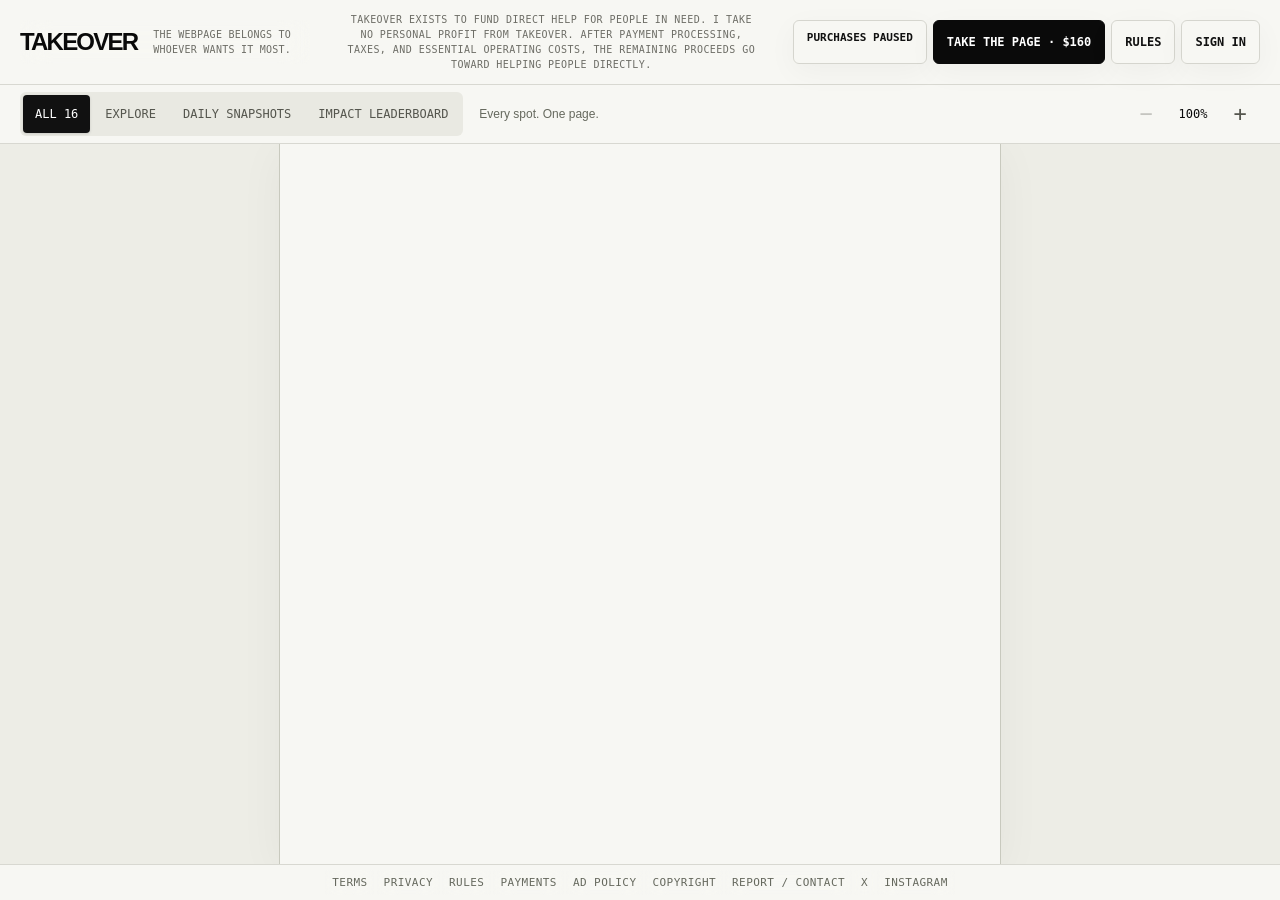
<file: index.html>
<!doctype html>
<html lang="en">
<head>
<meta charset="utf-8">
<meta name="viewport" content="width=device-width,initial-scale=1,viewport-fit=cover">
<meta http-equiv="Content-Security-Policy" content="default-src 'self'; script-src 'self'; style-src 'self' 'unsafe-inline' https://fonts.googleapis.com; font-src data: https://fonts.gstatic.com; img-src 'self' data: blob: https://xvfgiaxxvwdnmzzdfboc.supabase.co; connect-src 'self' https://fonts.googleapis.com https://fonts.gstatic.com https://xvfgiaxxvwdnmzzdfboc.supabase.co wss://xvfgiaxxvwdnmzzdfboc.supabase.co; object-src 'none'; base-uri 'self'; form-action 'self'; upgrade-insecure-requests">
<meta name="referrer" content="strict-origin-when-cross-origin">
<meta name="theme-color" content="#f7f7f3">
<title>TAKEOVER — The webpage belongs to whoever wants it most.</title>
<meta name="description" content="Claim part of the webpage. Make it yours. Keep it until somebody pays more.">
<link rel="preconnect" href="https://fonts.googleapis.com">
<link rel="preconnect" href="https://fonts.gstatic.com" crossorigin>
<link href="https://fonts.googleapis.com/css2?family=Bebas+Neue&family=DM+Mono:wght@400;500&family=Libre+Baskerville:wght@400;700&family=Manrope:wght@500;600;700;800&family=Orbitron:wght@400;600;800&family=Oswald:wght@400;600;700&family=Pacifico&family=Playfair+Display:wght@400;600;700;800&family=Space+Grotesk:wght@400;500;600;700&display=swap" rel="stylesheet">
<link rel="stylesheet" href="takeover.css?v=4">
<link rel="stylesheet" href="takeover-v3.css?v=1.1.2-impact-safe-1">
</head>
<body>
<div class="board-app">
<header class="chrome">
    <div class="identity"><b>TAKEOVER</b><span>THE WEBPAGE BELONGS TO WHOEVER WANTS IT MOST.</span><div class="social-pulse"><i></i><strong>DAILY SNAPSHOT · 12 PM CT</strong><em>X · INSTAGRAM</em></div></div>
    <p class="impact-header-copy">TAKEOVER EXISTS TO FUND DIRECT HELP FOR PEOPLE IN NEED. I TAKE NO PERSONAL PROFIT FROM TAKEOVER. AFTER PAYMENT PROCESSING, TAXES, AND ESSENTIAL OPERATING COSTS, THE REMAINING PROCEEDS GO TOWARD HELPING PEOPLE DIRECTLY.</p>
    <div class="controls">
      <span class="chrome-btn" id="pauseFlag" hidden>PURCHASES PAUSED</span>
      <span class="chrome-btn primary" id="shieldFlag" hidden>FULL TAKEOVER PROTECTED</span>
      <button class="chrome-btn primary" id="takePageBtn">TAKE THE PAGE</button>
      <button class="chrome-btn impact-mobile-btn impact-leaderboard-trigger" type="button">IMPACT LEADERBOARD</button>
      <button class="chrome-btn" id="rulesBtn">RULES</button>
      <button class="chrome-btn alert" id="alertBtn" hidden>ALERTS <span class="badge" id="alertBadge" hidden>0</span></button>
      <button class="chrome-btn" id="adminBtn" hidden>ADMIN</button>
      <button class="chrome-btn" id="accountBtn">SIGN IN</button>
      <button id="legalBtn" hidden>LEGAL</button>
    </div>
  </header>
  <nav class="board-tools" aria-label="Board view">
    <div class="board-view-switch" role="group" aria-label="Board size">
      <button id="boardFit" class="active" aria-pressed="true">ALL 16</button>
      <button id="boardExplore" aria-pressed="false">EXPLORE</button>
      <button id="boardSnapshots" aria-pressed="false">DAILY SNAPSHOTS</button>
      <button class="impact-desktop-btn impact-leaderboard-trigger" type="button">IMPACT LEADERBOARD</button>
    </div>
    <span class="board-view-hint" id="boardViewHint">Every spot. One page.</span>
    <div class="board-zoom" role="group" aria-label="Zoom">
      <button id="boardZoomOut" aria-label="Zoom out">−</button>
      <output id="boardZoomLevel" aria-live="polite">100%</output>
      <button id="boardZoomIn" aria-label="Zoom in">+</button>
    </div>
  </nav>
  <section class="impact-strip" aria-hidden="true"></section>
  <main class="board" id="board" tabindex="0" aria-label="Takeover board. Use arrow keys to pan when zoomed.">
    <div class="board-space" id="boardSpace">
      <div class="board-surface" id="boardSurface">
        <div class="grid-lines" id="gridLines"></div>
        <div class="territories" id="territories"></div>
        <div class="spot-actions" id="spotActions"></div>
        <div class="takeover-reveal-stage" id="takeoverRevealStage" hidden></div>
      </div>
    </div>
  </main>
  <section id="dailyArchive" class="daily-archive" hidden aria-label="Daily board snapshots">
    <div class="daily-heading"><div><h1>Daily snapshots</h1><p id="dailyStatus" role="status">One capture every day at noon Central.</p></div><button id="dailyRefresh">REFRESH</button></div>
    <section id="dailyDetail" class="daily-detail" hidden><div class="daily-heading"><h2 id="dailyTitle"></h2><button id="dailyClose" aria-label="Close snapshot">×</button></div><img id="dailyFullImage" alt="Daily board snapshot"><p id="dailyDetailStatus" role="status"></p><div class="snapshot-actions"><button id="dailyCopy" disabled>COPY IMAGE</button><button id="dailyDownload" disabled>DOWNLOAD PNG</button></div></section>
    <div id="dailyList" class="daily-list"></div><button id="dailyMore" hidden>LOAD OLDER SNAPSHOTS</button>
  </section>
  <div class="board-navigator" id="boardNavigator" hidden>
    <div class="board-map" id="boardMap" role="group" aria-label="Jump to a spot"></div>
    <div class="board-map-window" id="boardMapWindow"></div>
  </div>
<footer class="site-legal" aria-label="Legal">
  <p class="impact-mobile-copy">TAKEOVER exists to fund direct help for people in need. I take no personal profit from TAKEOVER. After payment processing, taxes, and essential operating costs, the remaining proceeds go toward helping people directly.</p>
  <a href="terms.html">TERMS</a><a href="privacy.html">PRIVACY</a><a href="auction-rules.html">RULES</a><a href="payments.html">PAYMENTS</a><a href="content-policy.html">AD POLICY</a><a href="copyright.html">COPYRIGHT</a><a href="contact.html">REPORT / CONTACT</a><a href="https://x.com/takeoverspot" target="_blank" rel="noopener">X</a><a href="https://www.instagram.com/takeover.spot" target="_blank" rel="noopener">INSTAGRAM</a>
</footer>
</div>

<div class="scrim" id="scrim"></div>

<section class="panel modal" id="introModal">
  <div class="panel-inner">
    <div class="intro-kicker">WELCOME TO TAKEOVER</div>
    <h1 class="intro-title">This webpage belongs to<br><em>whoever wants it most.</em></h1>
    <p class="intro-copy">Pick a spot. Pay more than its current owner. Put a brand, project, alias, artwork or message on it. Own touching spots to build something larger. Own all sixteen and you own the page.</p>
    <div class="rules-list">
      <div class="rule"><b>1 · Pay more and it becomes yours.</b><span>Available spots start at the listed price. Occupied spots can be taken for the displayed increase.</span></div>
      <div class="rule"><b>2 · Keep it until somebody takes it.</b><span>No daily reset. No countdown. Ownership continues until somebody takes it or another applicable Term ends it.</span></div>
      <div class="rule"><b>3 · Make the territory yours.</b><span>SPOT CANVAS gives you backgrounds, text, images, buttons, fonts, drag-and-resize placement, and Combined or Divided display.</span></div>
      <div class="rule"><b>4 · Take all sixteen to own the page.</b><span>A full-page takeover is exclusive for 24 hours. After the shield expires, it lasts until somebody breaks it by taking one spot back.</span></div>
    </div>
    <button class="action" id="introGotIt">I GET IT</button>
  </div>
</section>

<section class="panel modal impact-modal" id="impactModal">
  <div class="panel-inner">
    <div class="panel-head"><div><span>TAKEOVER IMPACT</span><h2>Impact Leaderboard</h2></div><button class="close" data-close>×</button></div>
    <p class="impact-modal-copy">TAKEOVER exists to fund direct help for people in need. I take no personal profit from TAKEOVER. After payment processing, taxes, and essential operating costs, the remaining proceeds go toward helping people directly.</p>
    <div class="impact-leaderboard" id="impactLeaderboard" aria-live="polite"><div class="impact-empty">Loading impact…</div></div>
    <p class="impact-note">Leaderboard totals reflect completed TAKEOVER purchases after successful refunds. Payments purchase advertising space and are not represented as tax-deductible charitable donations.</p>
  </div>
</section>

<section class="panel modal" id="takeoverModal">
  <div class="panel-inner">
    <div class="panel-head"><div><span id="takeoverKicker">TAKEOVER</span><h2 id="takeoverTitle">Take a spot.</h2></div><button class="close" data-close>×</button></div>
    <div class="selector-title"><div><b>SELECT YOUR TERRITORY</b><small id="territoryHint">Add touching spots to make your canvas larger.</small></div><button class="tiny" id="selectAllBtn">ALL 16</button></div>
    <div class="mini-grid" id="miniGrid"></div>
    <div class="form-grid two"><div class="field"><label>NAME / BRAND</label><input id="companyName" maxlength="80" placeholder="Your name, brand or alias"></div><div class="field"><label>LINK · OPTIONAL</label><input id="companyWebsite" maxlength="300" placeholder="Website, social profile, or leave blank"></div></div>
    <div class="field"><label>LOGO · OPTIONAL</label><div class="logo-drop" id="logoPreview"><span>CLICK TO CHOOSE LOGO</span><input id="logoFile" type="file" accept="image/*"></div><p class="hint">Preview it here, then place and resize it however you want in SPOT CANVAS.</p></div>
    <div class="bid-list" id="bidRows"></div>
    <div class="summary"><span>YOU PAY NOW</span><b id="checkoutTotal">$0</b></div>
    <div id="signinGate"><p class="hint"><strong>Design first.</strong> We only ask for your email when you are ready to continue to payment.</p><button class="action" id="continueSignin">CONTINUE TO PAYMENT</button></div>
    <div id="signedAs" class="hint" hidden></div>
    <label class="purchase-assent"><input id="purchaseAssent" type="checkbox"><span>I agree to the <a href="terms.html" target="_blank">Terms</a>, <a href="payments.html" target="_blank">Payments</a> and <a href="auction-rules.html" target="_blank">Rules</a>. Placement has no guaranteed minimum duration or cash value.</span></label>
    <button class="action" id="checkoutBtn" hidden>PAY & TAKE OVER</button>
    <p class="hint">A full 16-spot purchase gets 24 hours of exclusive protection. If the board changes while you are in Checkout, a stale purchase is rejected and automatically refunded instead of overwriting valid territory.</p>
  </div>
</section>

<section class="panel modal" id="authModal">
  <div class="panel-inner">
    <div class="panel-head"><div><span>PASSWORDLESS ACCESS</span><h2>Enter your email.</h2></div><button class="close" data-close>×</button></div>
    <p class="hint">We send one secure sign-in link. No username. No password. The same email manages every territory you own.</p>
    <div class="field"><label>EMAIL</label><input id="authEmail" type="email" autocomplete="email" placeholder="you@company.com"></div>
    <button class="action" id="sendMagicLink">EMAIL ME A SIGN-IN LINK</button>
    <p class="hint">Don’t see the email? Check your Junk or Spam folder.</p>
    <div class="success-state" id="authSent" hidden></div>
  </div>
</section>

<aside class="panel drawer" id="accountPanel">
  <div class="panel-inner">
    <div class="panel-head"><div><span>YOUR TERRITORY</span><h2>My territory.</h2></div><button class="close" data-close>×</button></div>
    <div class="hint" id="accountEmail"></div>
    <div class="selector-title"><div><b>OWNED TERRITORY</b><small style="display:block;margin-top:5px;line-height:1.45">Edit each creative separately. Click a spot chip to defend its price.</small></div></div>
    <div id="mySpots"></div>
    <div class="selector-title"><div><b>SAVED DESIGNS</b><small style="display:block;margin-top:5px;line-height:1.45">Keep up to 40 designs in your private library. Saved artwork survives being outbid.</small></div></div>
    <div id="myDesigns"><div class="empty">No saved designs yet.</div></div>
    <div class="selector-title"><div><b>ALERTS</b><small style="display:block;margin-top:5px;line-height:1.45">Outbids and payment updates.</small></div></div>
    <div id="alerts"></div>
    <button class="secondary danger" id="signOut">SIGN OUT</button>
  </div>
</aside>

<section class="panel modal" id="rulesModal">
  <div class="panel-inner">
    <div class="panel-head"><div><span>THE WHOLE GAME</span><h2>Four rules.</h2></div><button class="close" data-close>×</button></div>
    <p class="rules-copy"><strong>THE WEBPAGE BELONGS TO WHOEVER WANTS IT MOST.</strong></p>
    <div class="rules-list">
      <div class="rule"><b>Pay more. Take the spot.</b><span>The current required takeover price is always shown before payment.</span></div>
      <div class="rule"><b>Keep it until you are outbid.</b><span>No daily timer. Someone else can take it by paying the valid takeover price.</span></div>
      <div class="rule"><b>Your territory is your canvas.</b><span>Customize each territory independently with safe structured design controls. No custom HTML or scripts.</span></div>
      <div class="rule"><b>Own all sixteen. Own the page.</b><span>Buying all sixteen gives 24 hours of protected full-page control. After that, a competitor can break it by taking any individual spot for more.</span></div>
    </div>
    <div class="rules-fineprint">
      <p class="rules-copy"><strong>Payments.</strong> You are buying digital placement, not a deposit or stored value. If the board changes during Checkout and your purchase can no longer be applied, it is automatically refunded.</p>
      <p class="rules-copy"><strong>Owner responsibility.</strong> Territory owners are responsible for what they publish. TAKEOVER does not endorse user-created content.</p>
      <p class="rules-copy"><strong>Moderation.</strong> TAKEOVER is intentionally permissive. Ugly, weird, provocative, annoying, competitive or unpopular is allowed. Resets are reserved for explicit nudity or graphic sexual content, serious fraud, malware/phishing, illegal or dangerous activity, impersonation/rights abuse, or comparable extreme risk.</p>
    </div>
    <div class="legal-links"><a href="terms.html" target="_blank">TERMS</a><a href="privacy.html" target="_blank">PRIVACY</a><a href="auction-rules.html" target="_blank">FULL RULES</a><a href="payments.html" target="_blank">PAYMENTS</a><a href="content-policy.html" target="_blank">AD POLICY</a><a href="copyright.html" target="_blank">COPYRIGHT</a><a href="contact.html" target="_blank">REPORT / CONTACT</a></div>
  </div>
</section>

<section class="panel admin-console" id="adminPanel">
  <div class="admin-shell">
    <aside class="admin-nav">
      <div class="admin-brand"><div><span>OWNER ONLY</span><b>TAKEOVER<br>CONTROL</b></div><button class="close" data-close>×</button></div>
      <button class="admin-tab active" data-admin-tab="dashboard">DASHBOARD</button>
      <button class="admin-tab" data-admin-tab="snapshots">SNAPSHOTS</button>
      <button class="admin-tab" data-admin-tab="board">LIVE BOARD</button>
      <button class="admin-tab" data-admin-tab="purchases">PURCHASES</button>
      <button class="admin-tab" data-admin-tab="accounts">ACCOUNTS</button>
      <button class="admin-tab" data-admin-tab="support">SUPPORT</button>
      <button class="admin-tab" data-admin-tab="storage">STORAGE</button>
      <button class="admin-tab" data-admin-tab="security">SECURITY</button>
      <button class="admin-tab" data-admin-tab="settings">SETTINGS</button>
      <button class="admin-tab" data-admin-tab="moderation">MODERATION / AUDIT</button>
      <div class="admin-lock"><b>SERVER-LOCKED</b><span>Every admin request is re-authorized on the backend.</span></div>
    </aside>
    <main class="admin-main">
      <div class="admin-top"><div><span id="adminSectionKicker">OWNER CONSOLE</span><h2 id="adminSectionTitle">Dashboard</h2></div><button class="admin-refresh" id="adminRefresh">REFRESH</button></div>

      <section class="admin-pane active" data-admin-pane="dashboard">
        <div class="admin-block snapshot-block"><div class="admin-block-head"><b>TODAY’S NOON SNAPSHOT</b></div><p id="dailyAdminStatus" role="status">Loads automatically when the noon Central board is saved.</p><img id="dailyAdminImage" alt="Today’s saved noon board" hidden><div class="snapshot-actions"><button class="admin-refresh" id="dailyAdminCopy" disabled>COPY IMAGE</button><button class="admin-refresh" id="dailyAdminDownload" disabled>DOWNLOAD PNG</button></div></div>
        <div class="admin-block snapshot-block"><div class="admin-block-head"><div><b>MANUAL SNAPSHOT</b><span>Capture all 16 spots as one image, ready for your social post.</span></div><button class="admin-refresh" id="snapshotCreate" hidden>CREATE SNAPSHOT</button></div><p id="snapshotStatus" role="status">Animations freeze into a still image. Your controls stay out of the picture.</p><img id="snapshotImage" alt="Full TAKEOVER board snapshot" hidden><div class="snapshot-actions"><button class="admin-refresh" id="snapshotCopy" disabled>COPY IMAGE</button><button class="admin-refresh" id="snapshotDownload" disabled>DOWNLOAD PNG</button></div></div>
        <div class="admin-metrics" id="adminOverview"><div class="empty">Loading owner dashboard…</div></div>
        <div class="admin-block"><div class="admin-block-head"><div><b>RECENT OWNER ACTIVITY</b><span>Maintenance and administrative actions.</span></div></div><div id="adminEvents"><div class="empty">No owner activity yet.</div></div></div>
      </section>

      <section class="admin-pane" data-admin-pane="snapshots">
        <div class="admin-block"><div class="admin-block-head"><div><b>DAILY SNAPSHOTS</b><span>Move a capture to Trash to remove it from the public archive. Restore it anytime.</span></div><select id="snapshotManageFilter" aria-label="Snapshot list"><option value="published">PUBLIC ARCHIVE</option><option value="trash">TRASH</option></select><button class="admin-refresh" id="snapshotManageRefresh">REFRESH</button></div><p id="snapshotManageStatus" role="status"></p><div id="snapshotManageList"></div><button class="admin-refresh" id="snapshotManageMore" hidden>LOAD MORE</button></div>
      </section>

      <section class="admin-pane" data-admin-pane="board">
        <div class="admin-block"><div class="admin-block-head"><div><b>LIVE BOARD</b><span>All 16 spots. Emergency reset only.</span></div></div><div id="adminBoard"></div></div>
      </section>

      <section class="admin-pane" data-admin-pane="purchases">
        <div class="admin-block"><div class="admin-block-head"><div><b>RECENT PURCHASES</b><span>Payment state, completed takeovers and refunds.</span></div></div><div id="adminAttempts"></div></div>
      </section>

      <section class="admin-pane" data-admin-pane="accounts">
        <div class="admin-block"><div class="admin-block-head admin-search-head"><div><b>ACCOUNTS</b><span>Search customers and see ownership/purchase history.</span></div><input id="adminAccountSearch" type="search" placeholder="Search email or name / brand"></div><div id="adminAccounts"><div class="empty">Loading accounts…</div></div></div>
      </section>

      <section class="admin-pane" data-admin-pane="support">
        <div class="admin-block"><div class="admin-block-head"><div><b>SUPPORT INBOX</b><span>Private messages submitted through the public contact form.</span></div></div><div id="adminSupport"><div class="empty">Loading support requests…</div></div></div>
      </section>

      <section class="admin-pane" data-admin-pane="storage">
        <div class="admin-block"><div class="admin-block-head"><div><b>CREATIVE STORAGE</b><span>Current ads and recent purchases stay protected. Old unreferenced assets are eligible for cleanup.</span></div><div class="admin-actions"><button class="tiny" id="adminScanStorage">SCAN</button><button class="tiny danger" id="adminCleanStorage">CLEAN ORPHANS</button></div></div><div id="adminStorage"><div class="empty">Loading storage…</div></div></div>
      </section>

      <section class="admin-pane" data-admin-pane="security">
        <div class="admin-block"><div class="admin-block-head"><div><b>SECURITY / SYSTEM HEALTH</b><span>Live owner-only checks. Admin controls are enforced server-side, not by the hidden button.</span></div></div><div id="adminHealth"><div class="empty">Checking…</div></div><div id="adminSecurity"></div></div>
      </section>

      <section class="admin-pane" data-admin-pane="settings">
        <div class="admin-block"><div class="admin-block-head"><div><b>BOARD SETTINGS</b><span>Operational controls that change the live site.</span></div></div>
<label class="toggle"><input id="purchasesEnabled" type="checkbox"> Purchases enabled</label>
<div class="admin-config"><div class="field"><label>EMPTY SPOT START</label><input id="startingPrice" type="number" min="1" step="1"></div><div class="field"><label>MIN TAKEOVER INCREASE</label><input id="minIncrement" type="number" min="1" step="1"></div><div class="field"><label>ORPHAN ASSET RETENTION · DAYS</label><input id="storageRetentionDays" type="number" min="7" max="365" step="1" value="30"></div></div>
<button class="secondary" id="saveConfig">SAVE SETTINGS</button>
        </div>
      </section>

      <section class="admin-pane" data-admin-pane="moderation">
        <div class="admin-block"><div class="admin-block-head admin-history-head"><div><b>SPOT HISTORY</b><span>Every replaced state is kept as lightweight metadata. Filter one square or view the whole audit trail.</span></div><select id="adminHistorySpotFilter" class="admin-history-filter"><option value="all">ALL SPOTS</option><option value="1">SPOT 01</option><option value="2">SPOT 02</option><option value="3">SPOT 03</option><option value="4">SPOT 04</option><option value="5">SPOT 05</option><option value="6">SPOT 06</option><option value="7">SPOT 07</option><option value="8">SPOT 08</option><option value="9">SPOT 09</option><option value="10">SPOT 10</option><option value="11">SPOT 11</option><option value="12">SPOT 12</option><option value="13">SPOT 13</option><option value="14">SPOT 14</option><option value="15">SPOT 15</option><option value="16">SPOT 16</option></select></div><div id="adminModeration"></div></div>
      </section>
    </main>
  </div>
</section>

<section class="panel modal moderation-modal" id="moderationModal">
  <div class="panel-inner">
    <div class="panel-head"><div><span>OWNER MODERATION</span><h2 id="moderationTitle">Reset a spot.</h2></div><button class="close" data-close>×</button></div>
    <div class="moderation-policy"><b>USE THIS RARELY.</b><p>TAKEOVER is intentionally permissive. Do not reset a spot because it is ugly, weird, provocative, annoying, competitive, or unpopular. Reset only for an extreme fraud, security, legal, rights, or safety problem.</p></div>
    <div class="field"><label>WHY ARE YOU RESETTING IT?</label><select id="moderationReason"><option value="">Choose an extreme reason</option><option value="fraud_or_scam">Fraud or scam</option><option value="malware_or_phishing">Malware / phishing / malicious redirect</option><option value="illegal_or_dangerous">Illegal or clearly dangerous activity</option><option value="impersonation_or_rights">Impersonation / serious rights abuse</option><option value="credible_safety_or_legal_risk">Credible safety or legal risk</option><option value="other_extreme_issue">Other comparably extreme issue</option></select></div>
    <div class="field"><label>PRIVATE NOTE · OPTIONAL</label><textarea id="moderationNote" maxlength="500" placeholder="Short internal note. Required only if you choose Other."></textarea></div>
    <p class="hint">Resetting returns the spot to available and resets its takeover price. It does not automatically refund the advertiser. The action is privately logged.</p>
    <button class="action danger" id="confirmResetSpot">RESET SPOT TO AVAILABLE</button>
    <button class="secondary" id="moderationCancel">KEEP THE SPOT</button>
  </div>
</section>

<section class="panel modal moderation-modal" id="refundModal">
  <div class="panel-inner">
    <div class="panel-head"><div><span>OWNER REFUND</span><h2 id="refundTitle">Refund a purchase.</h2></div><button class="close" data-close>×</button></div>
    <div class="moderation-policy"><b>MONEY MOVES THROUGH STRIPE.</b><p>Issue a full or partial refund here. Money and territory are separate: a refund does not change the board unless you deliberately choose a safe territory action below.</p></div>
    <div class="field"><label>REFUND AMOUNT</label><input id="refundAmount" type="number" min="0.01" step="0.01"></div>
    <div class="field"><label>REASON</label><select id="refundReason"><option value="">Choose a reason</option><option value="customer_request">Customer request</option><option value="duplicate">Duplicate charge</option><option value="fraud_suspected">Fraud suspected</option><option value="service_issue">TAKEOVER service issue</option><option value="goodwill">Goodwill / courtesy</option><option value="other">Other</option></select></div>
    <div class="field"><label>PRIVATE NOTE · OPTIONAL</label><textarea id="refundNote" maxlength="500" placeholder="Internal note. Required if you choose Other."></textarea></div>
    <div class="field"><label>TERRITORY AFTER A FULL REFUND</label><select id="refundTerritoryAction"><option value="none">REFUND ONLY · LEAVE TERRITORY AS-IS</option><option value="restore_previous">RESTORE PREVIOUS OWNER / STATE</option><option value="vacate_keep_price">VACATE · KEEP CURRENT MARKET PRICE</option></select></div>
    <p class="hint" id="refundHint">Full refunds default to restoring the exact previous owner/state. Partial refunds leave territory unchanged.</p>
    <button class="action danger" id="confirmRefund">ISSUE REFUND</button>
    <button class="secondary" id="refundCancel">CANCEL</button>
  </div>
</section>

<section class="panel modal" id="adminAccountModal"><div class="panel-inner">
  <button class="close" data-close aria-label="Close account controls">×</button><div class="intro-kicker">OWNER ACCOUNT CONTROLS</div>
  <h2 id="managedAccountEmail">Account</h2><p id="managedAccountStatus" role="status"></p>
  <label class="field">Admin note (optional)<textarea id="managedAccountNote" maxlength="500" rows="2"></textarea></label>
  <div class="snapshot-actions"><button class="action" id="managedAccountToggle">DISABLE ACCESS</button></div>
  <div class="account-delete-zone"><h3>Delete account</h3><p id="managedAccountDeleteHint"></p>
    <label class="field">Type DELETE to confirm<input id="managedAccountConfirm" autocomplete="off" placeholder="DELETE"></label>
    <button class="action danger" id="managedAccountDelete" disabled>DELETE ACCOUNT PERMANENTLY</button>
  </div>
</div></section>
<div class="toast" id="toast"></div>
<script src="vendor/supabase-2.112.4.min.js"></script>
<script src="canvas-presets.js?v=1.1.2"></script>
<script src="board-view.js?v=1.1.2"></script>
<script src="vendor/html-to-image-1.11.13.js"></script>
<script src="daily-snapshots.js?v=manage-1"></script>
<script src="board-snapshot.js?v=noon-2"></script>
<script src="boot.js?v=1.1.2-manage-1"></script>
</body>
</html>
</file>
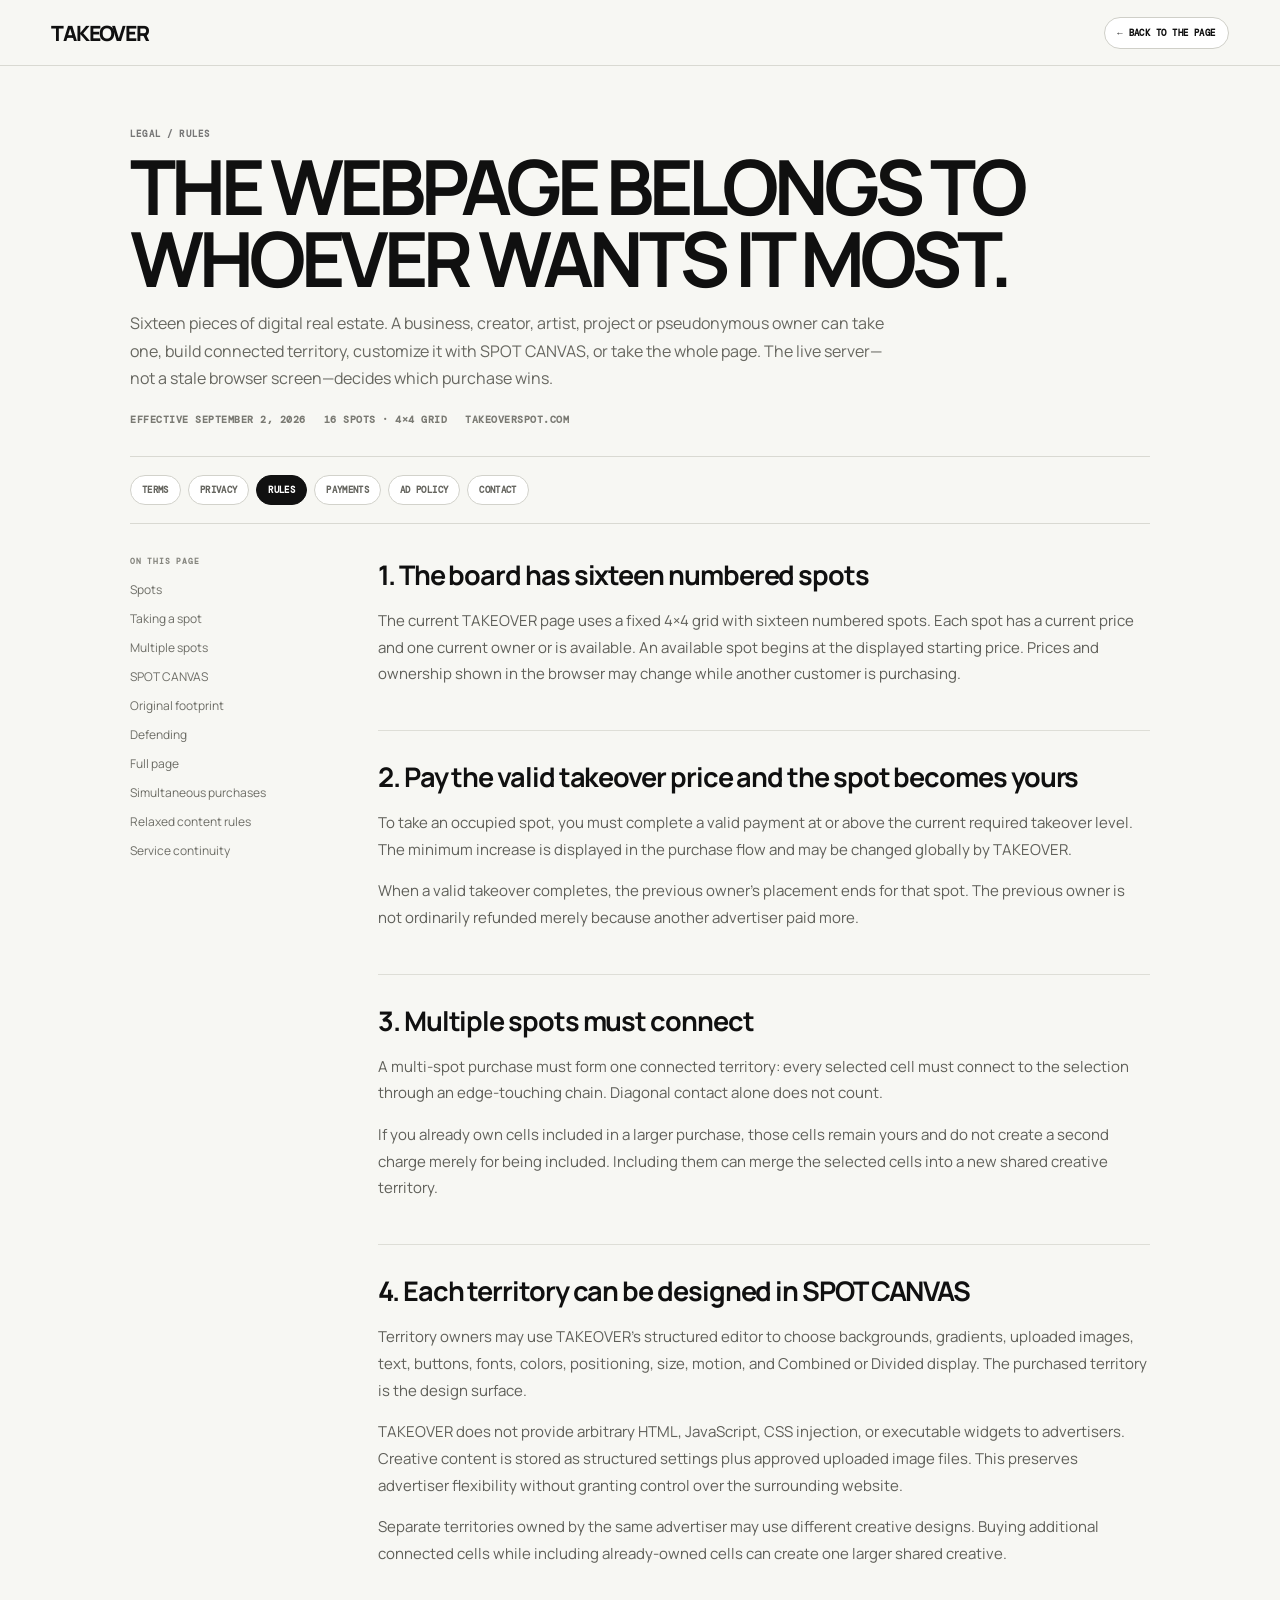
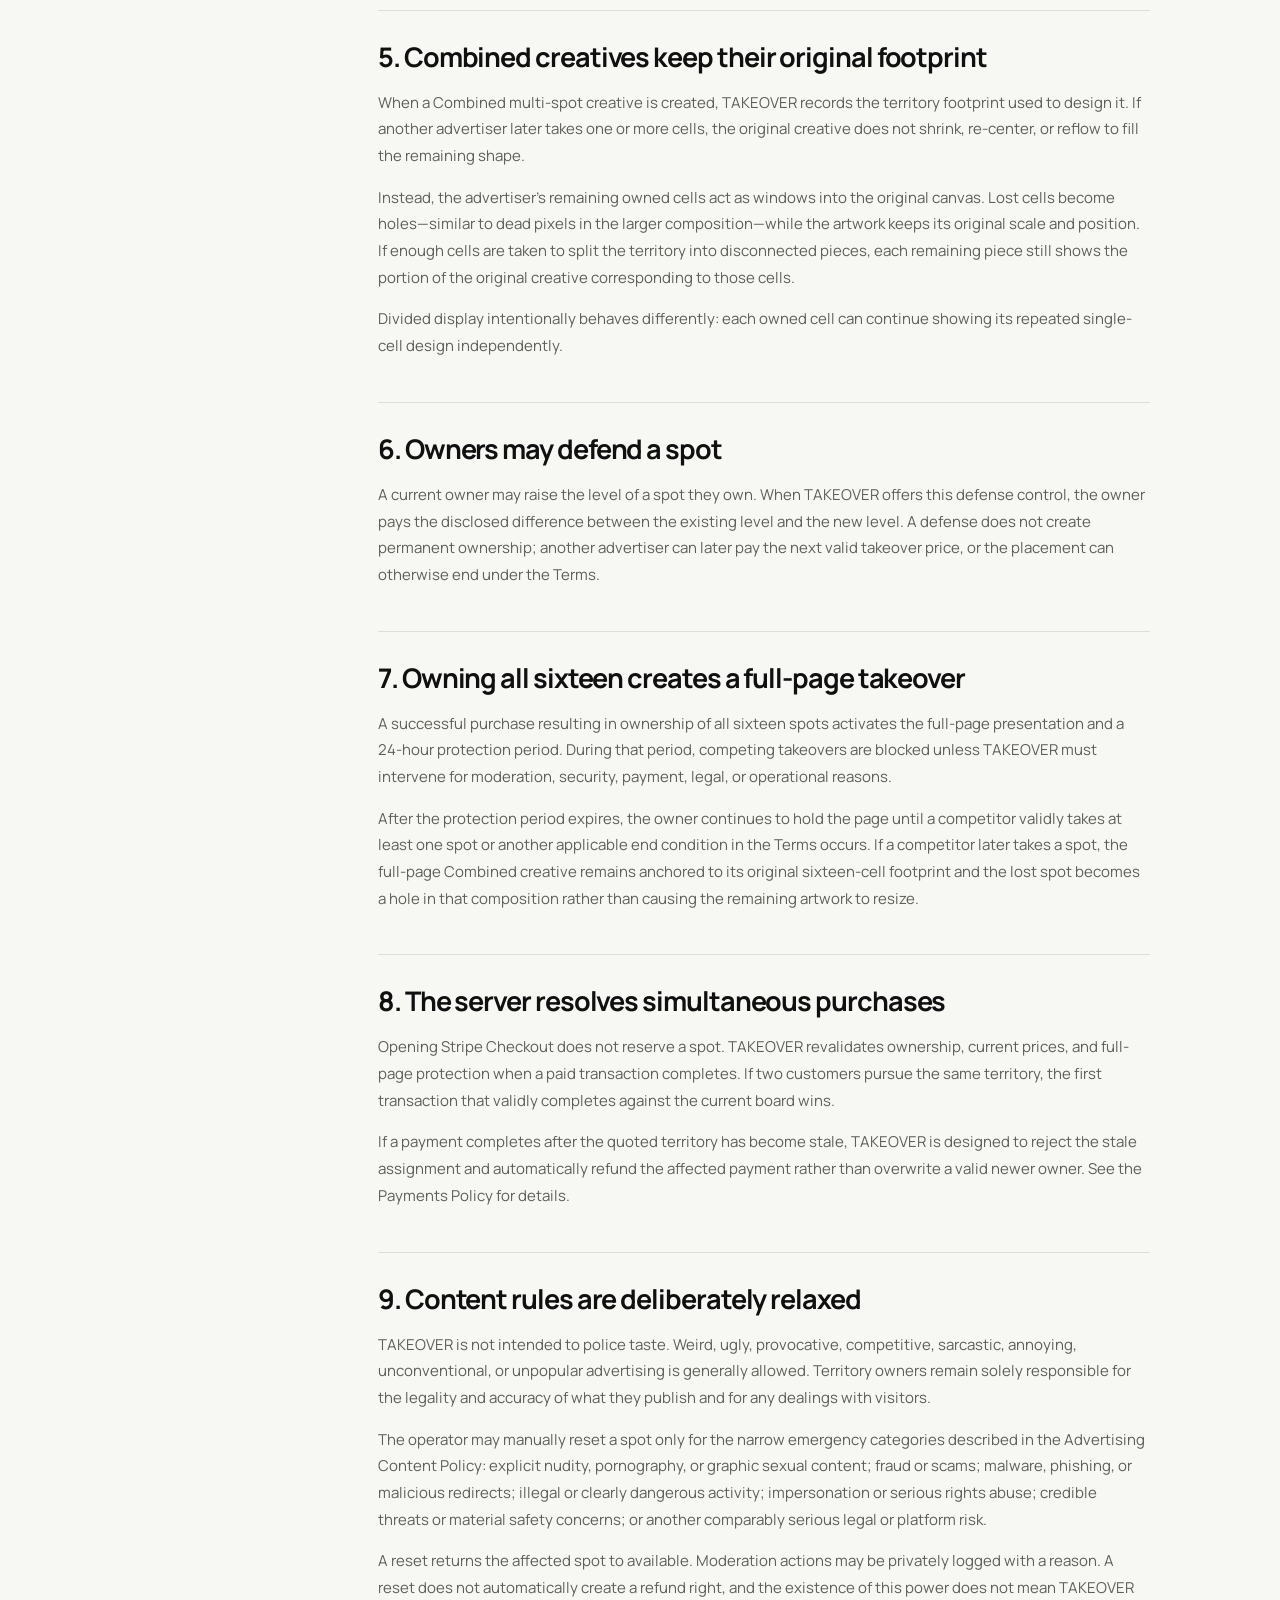
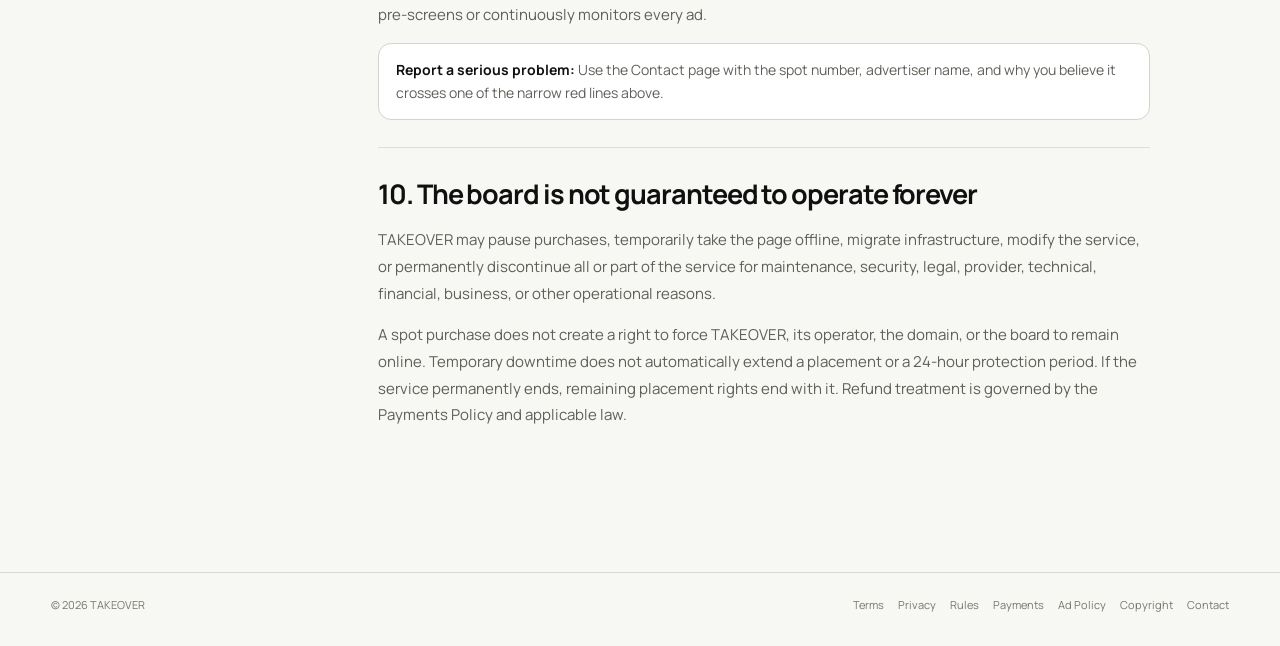
<file: auction-rules.html>
<!doctype html>
<html lang="en">
<head>
<meta charset="utf-8">
<meta name="viewport" content="width=device-width,initial-scale=1">
<meta name="theme-color" content="#f7f7f3">
<title>Rules — TAKEOVER</title>
<meta name="description" content="TAKEOVER placement and takeover rules">
<link rel="preconnect" href="https://fonts.googleapis.com">
<link rel="preconnect" href="https://fonts.gstatic.com" crossorigin>
<link href="https://fonts.googleapis.com/css2?family=DM+Mono:wght@400;500&family=Manrope:wght@500;600;700;800&display=swap" rel="stylesheet">
<link rel="stylesheet" href="legal.css?v=2">
</head>
<body>
<header class="top"><a class="brand" href="index.html">TAKEOVER</a><a class="back" href="index.html">← BACK TO THE PAGE</a></header>
<main class="wrap">
<section class="hero"><div class="eyebrow">LEGAL / RULES</div><h1>THE WEBPAGE BELONGS TO WHOEVER WANTS IT MOST.</h1><p>Sixteen pieces of digital real estate. A business, creator, artist, project or pseudonymous owner can take one, build connected territory, customize it with SPOT CANVAS, or take the whole page. The live server—not a stale browser screen—decides which purchase wins.</p><div class="meta"><span>EFFECTIVE SEPTEMBER 2, 2026</span><span>16 SPOTS · 4×4 GRID</span><span>TAKEOVERSPOT.COM</span></div></section>
<nav class="legal-nav"><a href="terms.html">TERMS</a><a href="privacy.html">PRIVACY</a><a class="active" href="auction-rules.html">RULES</a><a href="payments.html">PAYMENTS</a><a href="content-policy.html">AD POLICY</a><a href="contact.html">CONTACT</a></nav>
<div class="content">
<aside class="toc"><b>ON THIS PAGE</b><a href="#spots">Spots</a><a href="#take">Taking a spot</a><a href="#multi">Multiple spots</a><a href="#creative">SPOT CANVAS</a><a href="#footprint">Original footprint</a><a href="#defend">Defending</a><a href="#page">Full page</a><a href="#race">Simultaneous purchases</a><a href="#content">Relaxed content rules</a><a href="#continuity">Service continuity</a></aside>
<section class="policy">
<article id="spots"><h2>1. The board has sixteen numbered spots</h2><p>The current TAKEOVER page uses a fixed 4×4 grid with sixteen numbered spots. Each spot has a current price and one current owner or is available. An available spot begins at the displayed starting price. Prices and ownership shown in the browser may change while another customer is purchasing.</p></article>
<article id="take"><h2>2. Pay the valid takeover price and the spot becomes yours</h2><p>To take an occupied spot, you must complete a valid payment at or above the current required takeover level. The minimum increase is displayed in the purchase flow and may be changed globally by TAKEOVER.</p><p>When a valid takeover completes, the previous owner's placement ends for that spot. The previous owner is not ordinarily refunded merely because another advertiser paid more.</p></article>
<article id="multi"><h2>3. Multiple spots must connect</h2><p>A multi-spot purchase must form one connected territory: every selected cell must connect to the selection through an edge-touching chain. Diagonal contact alone does not count.</p><p>If you already own cells included in a larger purchase, those cells remain yours and do not create a second charge merely for being included. Including them can merge the selected cells into a new shared creative territory.</p></article>
<article id="creative"><h2>4. Each territory can be designed in SPOT CANVAS</h2><p>Territory owners may use TAKEOVER's structured editor to choose backgrounds, gradients, uploaded images, text, buttons, fonts, colors, positioning, size, motion, and Combined or Divided display. The purchased territory is the design surface.</p><p>TAKEOVER does not provide arbitrary HTML, JavaScript, CSS injection, or executable widgets to advertisers. Creative content is stored as structured settings plus approved uploaded image files. This preserves advertiser flexibility without granting control over the surrounding website.</p><p>Separate territories owned by the same advertiser may use different creative designs. Buying additional connected cells while including already-owned cells can create one larger shared creative.</p></article>
<article id="footprint"><h2>5. Combined creatives keep their original footprint</h2><p>When a Combined multi-spot creative is created, TAKEOVER records the territory footprint used to design it. If another advertiser later takes one or more cells, the original creative does not shrink, re-center, or reflow to fill the remaining shape.</p><p>Instead, the advertiser's remaining owned cells act as windows into the original canvas. Lost cells become holes—similar to dead pixels in the larger composition—while the artwork keeps its original scale and position. If enough cells are taken to split the territory into disconnected pieces, each remaining piece still shows the portion of the original creative corresponding to those cells.</p><p>Divided display intentionally behaves differently: each owned cell can continue showing its repeated single-cell design independently.</p></article>
<article id="defend"><h2>6. Owners may defend a spot</h2><p>A current owner may raise the level of a spot they own. When TAKEOVER offers this defense control, the owner pays the disclosed difference between the existing level and the new level. A defense does not create permanent ownership; another advertiser can later pay the next valid takeover price, or the placement can otherwise end under the Terms.</p></article>
<article id="page"><h2>7. Owning all sixteen creates a full-page takeover</h2><p>A successful purchase resulting in ownership of all sixteen spots activates the full-page presentation and a 24-hour protection period. During that period, competing takeovers are blocked unless TAKEOVER must intervene for moderation, security, payment, legal, or operational reasons.</p><p>After the protection period expires, the owner continues to hold the page until a competitor validly takes at least one spot or another applicable end condition in the Terms occurs. If a competitor later takes a spot, the full-page Combined creative remains anchored to its original sixteen-cell footprint and the lost spot becomes a hole in that composition rather than causing the remaining artwork to resize.</p></article>
<article id="race"><h2>8. The server resolves simultaneous purchases</h2><p>Opening Stripe Checkout does not reserve a spot. TAKEOVER revalidates ownership, current prices, and full-page protection when a paid transaction completes. If two customers pursue the same territory, the first transaction that validly completes against the current board wins.</p><p>If a payment completes after the quoted territory has become stale, TAKEOVER is designed to reject the stale assignment and automatically refund the affected payment rather than overwrite a valid newer owner. See the Payments Policy for details.</p></article>
<article id="content"><h2>9. Content rules are deliberately relaxed</h2><p>TAKEOVER is not intended to police taste. Weird, ugly, provocative, competitive, sarcastic, annoying, unconventional, or unpopular advertising is generally allowed. Territory owners remain solely responsible for the legality and accuracy of what they publish and for any dealings with visitors.</p><p>The operator may manually reset a spot only for the narrow emergency categories described in the Advertising Content Policy: explicit nudity, pornography, or graphic sexual content; fraud or scams; malware, phishing, or malicious redirects; illegal or clearly dangerous activity; impersonation or serious rights abuse; credible threats or material safety concerns; or another comparably serious legal or platform risk.</p><p>A reset returns the affected spot to available. Moderation actions may be privately logged with a reason. A reset does not automatically create a refund right, and the existence of this power does not mean TAKEOVER pre-screens or continuously monitors every ad.</p><div class="notice"><b>Report a serious problem:</b> Use the Contact page with the spot number, advertiser name, and why you believe it crosses one of the narrow red lines above.</div></article>
<article id="continuity"><h2>10. The board is not guaranteed to operate forever</h2><p>TAKEOVER may pause purchases, temporarily take the page offline, migrate infrastructure, modify the service, or permanently discontinue all or part of the service for maintenance, security, legal, provider, technical, financial, business, or other operational reasons.</p><p>A spot purchase does not create a right to force TAKEOVER, its operator, the domain, or the board to remain online. Temporary downtime does not automatically extend a placement or a 24-hour protection period. If the service permanently ends, remaining placement rights end with it. Refund treatment is governed by the Payments Policy and applicable law.</p></article>
</section>
</div>
</main>
<footer class="footer"><span>© 2026 TAKEOVER</span><a href="terms.html">Terms</a><a href="privacy.html">Privacy</a><a href="auction-rules.html">Rules</a><a href="payments.html">Payments</a><a href="content-policy.html">Ad Policy</a><a href="copyright.html">Copyright</a><a href="contact.html">Contact</a></footer>
</body>
</html>
</file>
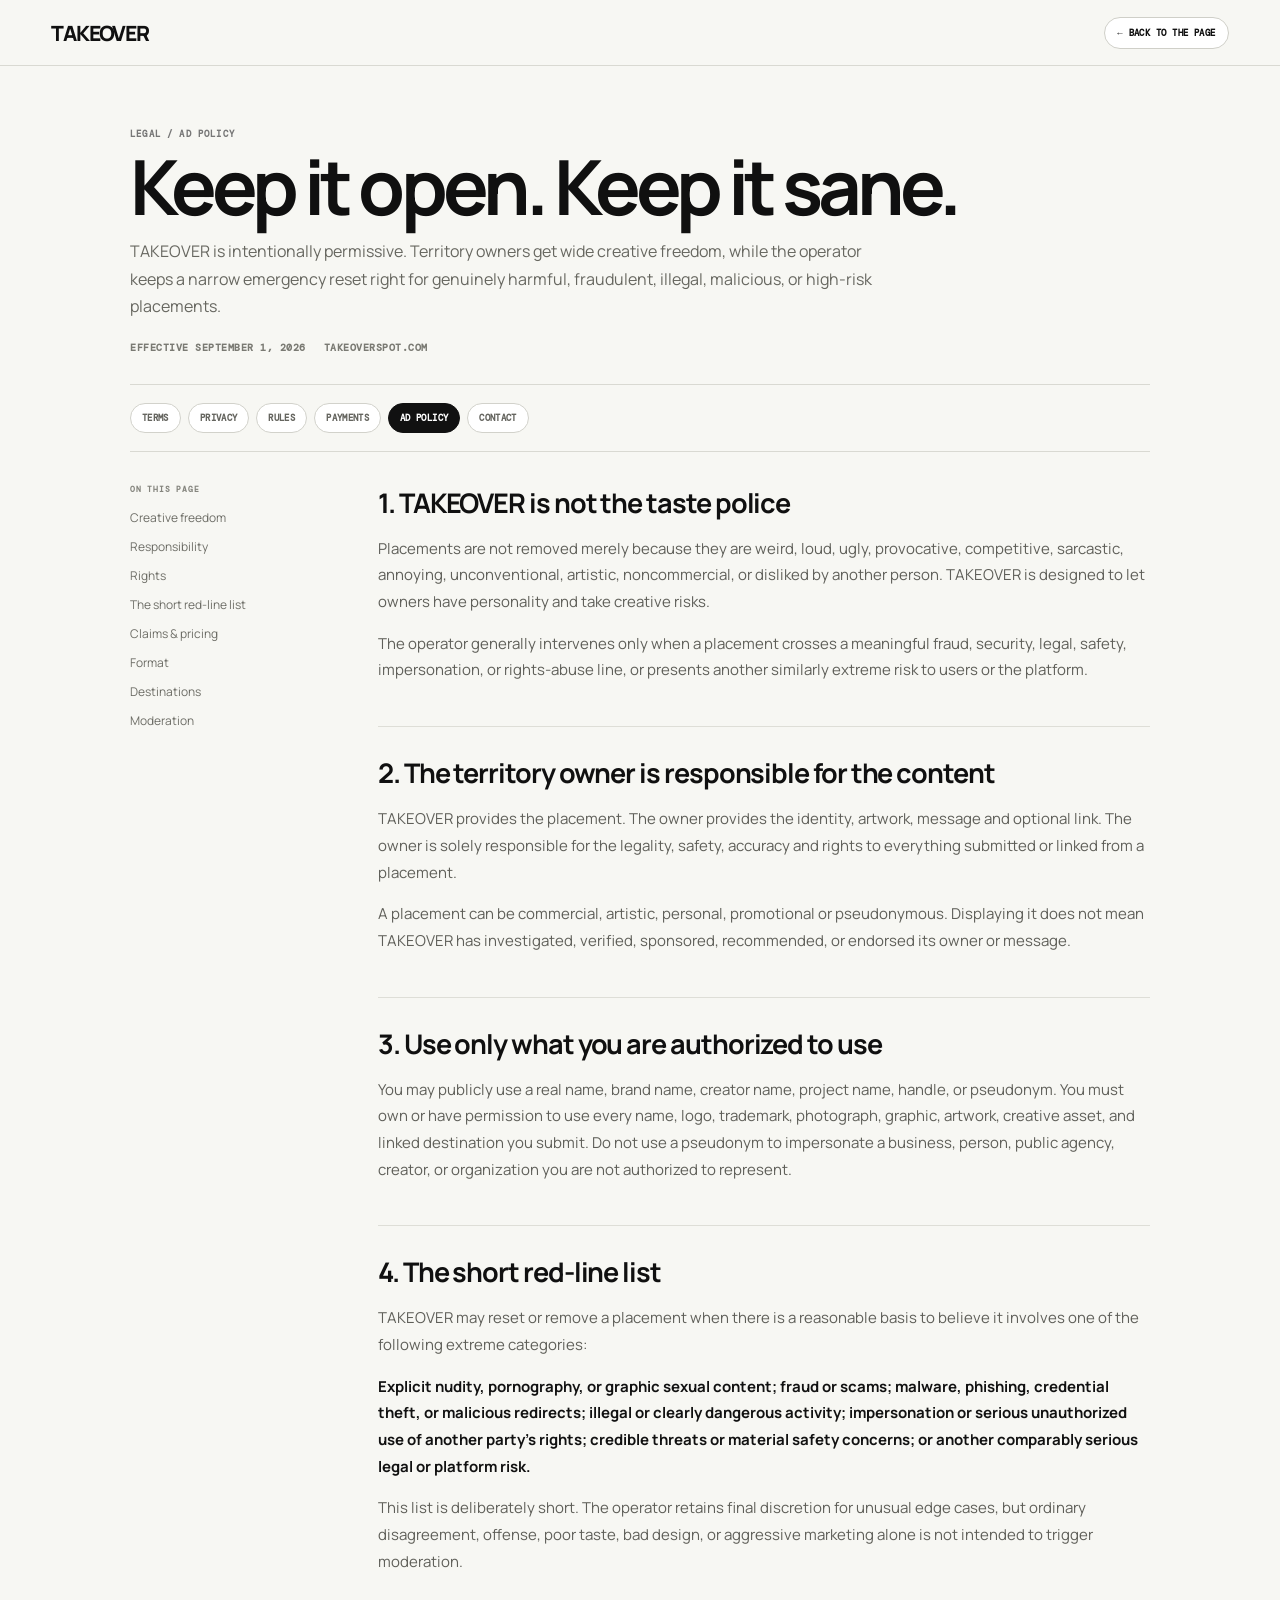
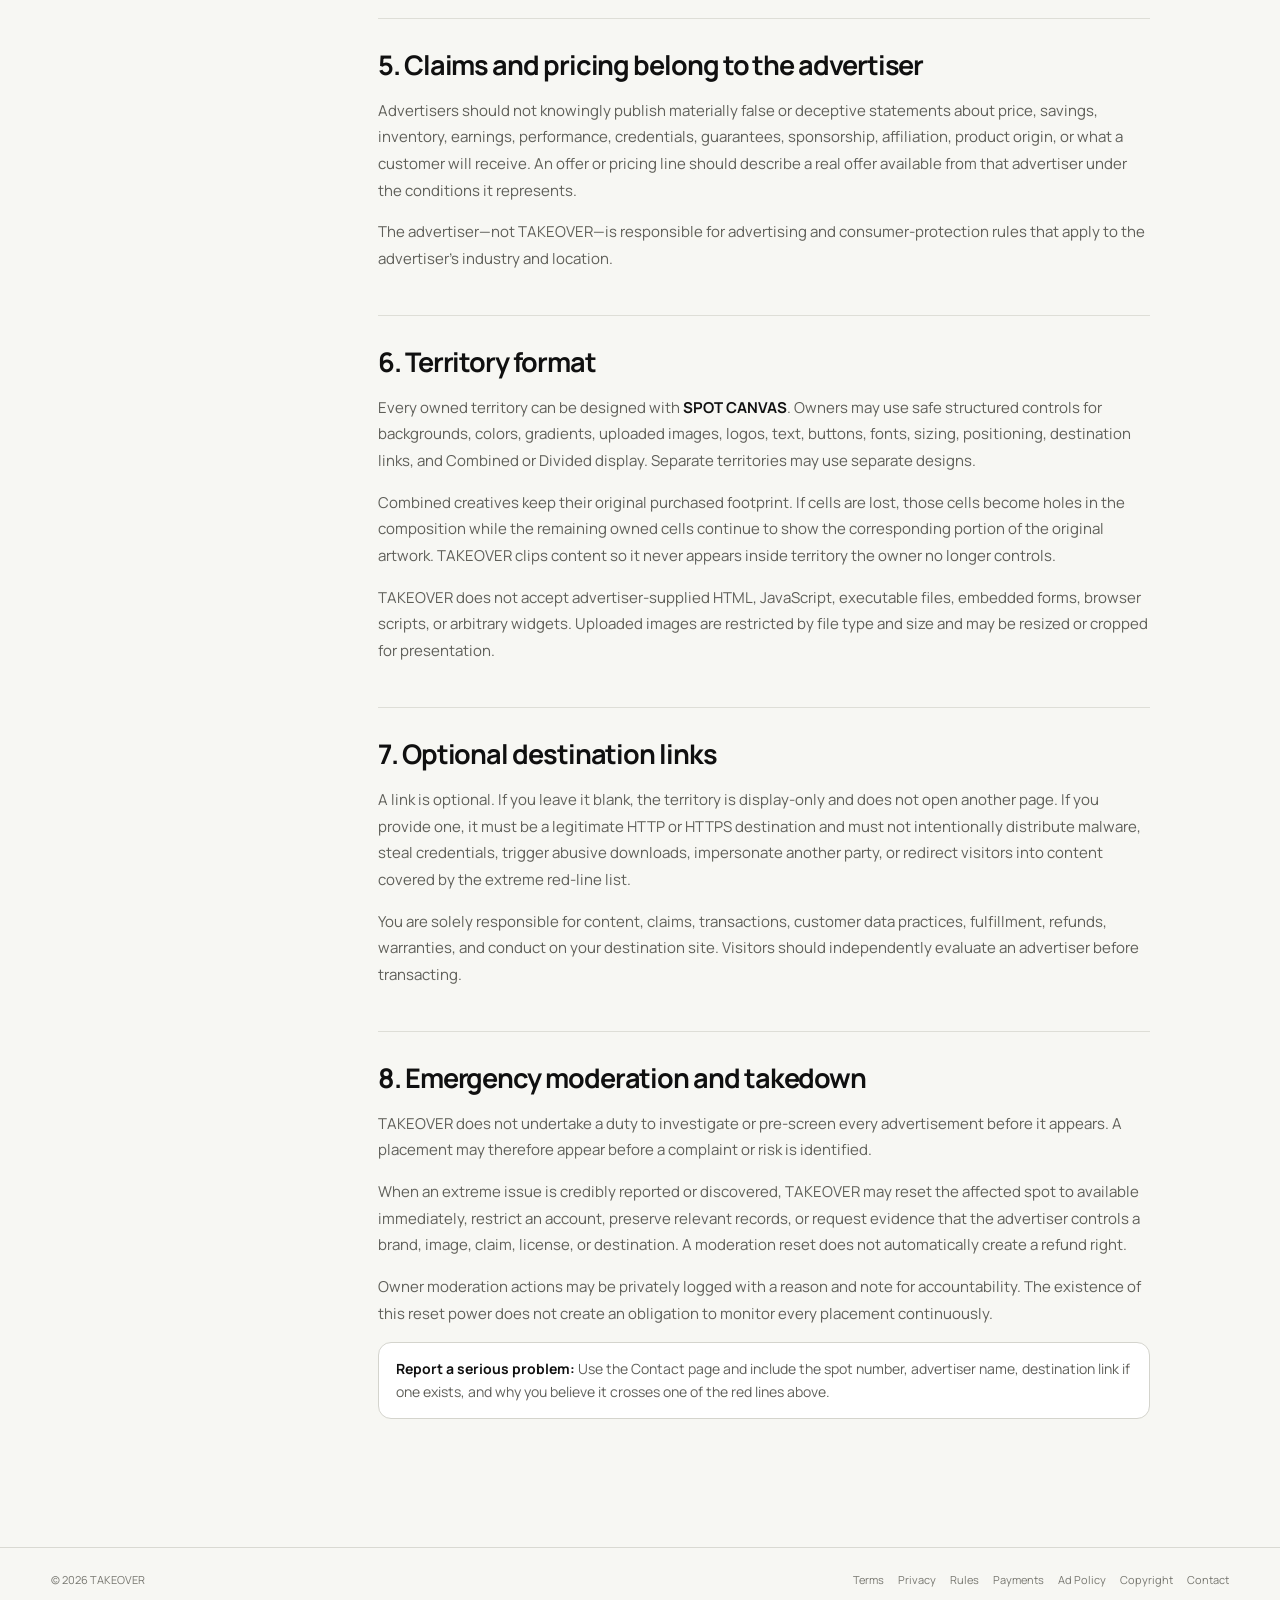
<file: content-policy.html>
<!doctype html><html lang="en"><head><meta charset="utf-8"><meta name="viewport" content="width=device-width,initial-scale=1"><meta name="theme-color" content="#f7f7f3"><title>Advertising Content Policy — TAKEOVER</title><meta name="description" content="TAKEOVER Advertising Content Policy"><link rel="preconnect" href="https://fonts.googleapis.com"><link rel="preconnect" href="https://fonts.gstatic.com" crossorigin><link href="https://fonts.googleapis.com/css2?family=DM+Mono:wght@400;500&family=Manrope:wght@500;600;700;800&display=swap" rel="stylesheet"><link rel="stylesheet" href="legal.css?v=2"></head><body><header class="top"><a class="brand" href="index.html">TAKEOVER</a><a class="back" href="index.html">← BACK TO THE PAGE</a></header><main class="wrap"><section class="hero"><div class="eyebrow">LEGAL / AD POLICY</div><h1>Keep it open. Keep it sane.</h1><p>TAKEOVER is intentionally permissive. Territory owners get wide creative freedom, while the operator keeps a narrow emergency reset right for genuinely harmful, fraudulent, illegal, malicious, or high-risk placements.</p><div class="meta"><span>EFFECTIVE SEPTEMBER 1, 2026</span><span>TAKEOVERSPOT.COM</span></div></section><nav class="legal-nav"><a href="terms.html">TERMS</a><a href="privacy.html">PRIVACY</a><a href="auction-rules.html">RULES</a><a href="payments.html">PAYMENTS</a><a class="active" href="content-policy.html">AD POLICY</a><a href="contact.html">CONTACT</a></nav><div class="content"><aside class="toc"><b>ON THIS PAGE</b><a href="#freedom">Creative freedom</a><a href="#responsibility">Responsibility</a><a href="#rights">Rights</a><a href="#redlines">The short red-line list</a><a href="#claims">Claims & pricing</a><a href="#format">Format</a><a href="#links">Destinations</a><a href="#moderation">Moderation</a></aside><section class="policy"><article id="freedom"><h2>1. TAKEOVER is not the taste police</h2><p>Placements are not removed merely because they are weird, loud, ugly, provocative, competitive, sarcastic, annoying, unconventional, artistic, noncommercial, or disliked by another person. TAKEOVER is designed to let owners have personality and take creative risks.</p><p>The operator generally intervenes only when a placement crosses a meaningful fraud, security, legal, safety, impersonation, or rights-abuse line, or presents another similarly extreme risk to users or the platform.</p></article><article id="responsibility"><h2>2. The territory owner is responsible for the content</h2><p>TAKEOVER provides the placement. The owner provides the identity, artwork, message and optional link. The owner is solely responsible for the legality, safety, accuracy and rights to everything submitted or linked from a placement.</p><p>A placement can be commercial, artistic, personal, promotional or pseudonymous. Displaying it does not mean TAKEOVER has investigated, verified, sponsored, recommended, or endorsed its owner or message.</p></article><article id="rights"><h2>3. Use only what you are authorized to use</h2><p>You may publicly use a real name, brand name, creator name, project name, handle, or pseudonym. You must own or have permission to use every name, logo, trademark, photograph, graphic, artwork, creative asset, and linked destination you submit. Do not use a pseudonym to impersonate a business, person, public agency, creator, or organization you are not authorized to represent.</p></article><article id="redlines"><h2>4. The short red-line list</h2><p>TAKEOVER may reset or remove a placement when there is a reasonable basis to believe it involves one of the following extreme categories:</p><p><strong>Explicit nudity, pornography, or graphic sexual content; fraud or scams; malware, phishing, credential theft, or malicious redirects; illegal or clearly dangerous activity; impersonation or serious unauthorized use of another party's rights; credible threats or material safety concerns; or another comparably serious legal or platform risk.</strong></p><p>This list is deliberately short. The operator retains final discretion for unusual edge cases, but ordinary disagreement, offense, poor taste, bad design, or aggressive marketing alone is not intended to trigger moderation.</p></article><article id="claims"><h2>5. Claims and pricing belong to the advertiser</h2><p>Advertisers should not knowingly publish materially false or deceptive statements about price, savings, inventory, earnings, performance, credentials, guarantees, sponsorship, affiliation, product origin, or what a customer will receive. An offer or pricing line should describe a real offer available from that advertiser under the conditions it represents.</p><p>The advertiser—not TAKEOVER—is responsible for advertising and consumer-protection rules that apply to the advertiser's industry and location.</p></article><article id="format"><h2>6. Territory format</h2><p>Every owned territory can be designed with <strong>SPOT CANVAS</strong>. Owners may use safe structured controls for backgrounds, colors, gradients, uploaded images, logos, text, buttons, fonts, sizing, positioning, destination links, and Combined or Divided display. Separate territories may use separate designs.</p><p>Combined creatives keep their original purchased footprint. If cells are lost, those cells become holes in the composition while the remaining owned cells continue to show the corresponding portion of the original artwork. TAKEOVER clips content so it never appears inside territory the owner no longer controls.</p><p>TAKEOVER does not accept advertiser-supplied HTML, JavaScript, executable files, embedded forms, browser scripts, or arbitrary widgets. Uploaded images are restricted by file type and size and may be resized or cropped for presentation.</p></article><article id="links"><h2>7. Optional destination links</h2><p>A link is optional. If you leave it blank, the territory is display-only and does not open another page. If you provide one, it must be a legitimate HTTP or HTTPS destination and must not intentionally distribute malware, steal credentials, trigger abusive downloads, impersonate another party, or redirect visitors into content covered by the extreme red-line list.</p><p>You are solely responsible for content, claims, transactions, customer data practices, fulfillment, refunds, warranties, and conduct on your destination site. Visitors should independently evaluate an advertiser before transacting.</p></article><article id="moderation"><h2>8. Emergency moderation and takedown</h2><p>TAKEOVER does not undertake a duty to investigate or pre-screen every advertisement before it appears. A placement may therefore appear before a complaint or risk is identified.</p><p>When an extreme issue is credibly reported or discovered, TAKEOVER may reset the affected spot to available immediately, restrict an account, preserve relevant records, or request evidence that the advertiser controls a brand, image, claim, license, or destination. A moderation reset does not automatically create a refund right.</p><p>Owner moderation actions may be privately logged with a reason and note for accountability. The existence of this reset power does not create an obligation to monitor every placement continuously.</p><div class="notice"><b>Report a serious problem:</b> Use the Contact page and include the spot number, advertiser name, destination link if one exists, and why you believe it crosses one of the red lines above.</div></article></section></div></main><footer class="footer"><span>© 2026 TAKEOVER</span><a href="terms.html">Terms</a><a href="privacy.html">Privacy</a><a href="auction-rules.html">Rules</a><a href="payments.html">Payments</a><a href="content-policy.html">Ad Policy</a><a href="copyright.html">Copyright</a><a href="contact.html">Contact</a></footer></body></html>
</file>
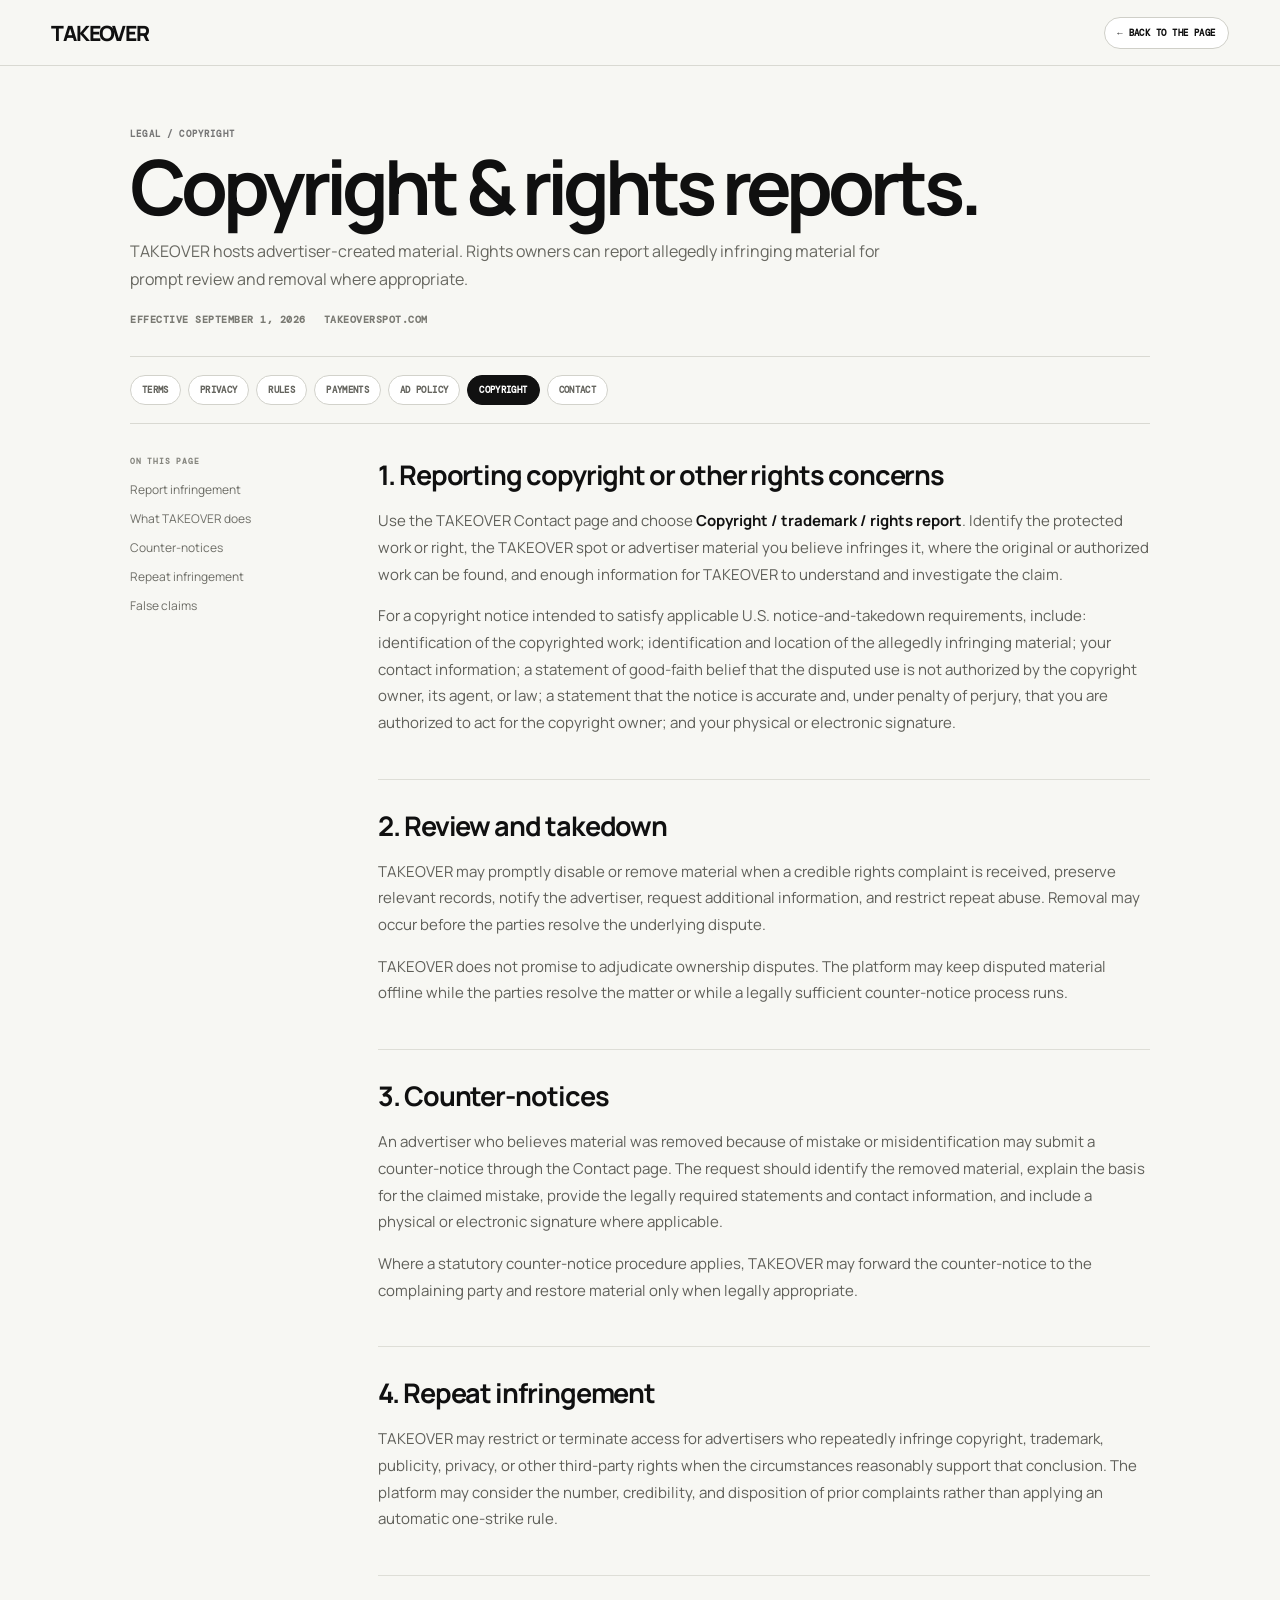
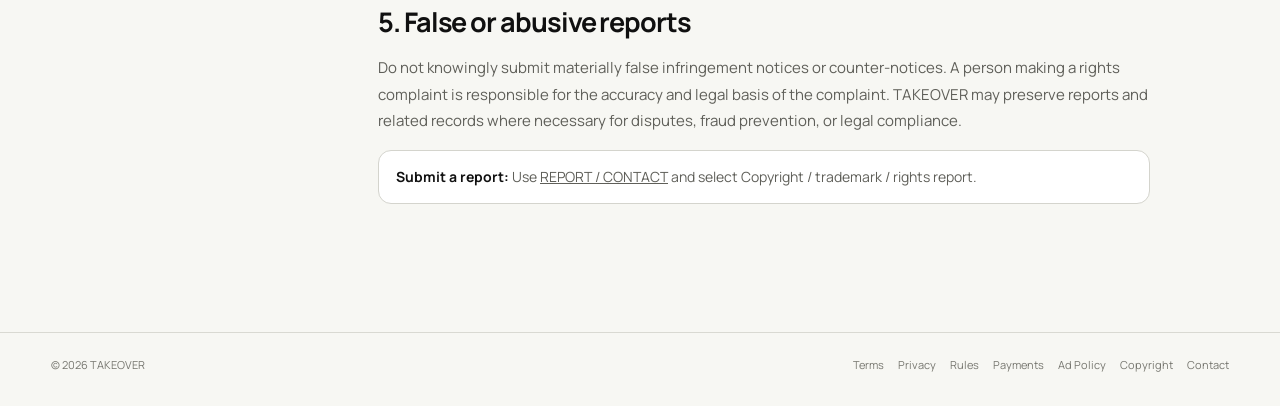
<file: copyright.html>
<!doctype html><html lang="en"><head><meta charset="utf-8"><meta name="viewport" content="width=device-width,initial-scale=1"><meta name="theme-color" content="#f7f7f3"><title>Copyright & Rights — TAKEOVER</title><meta name="description" content="TAKEOVER copyright and rights reporting policy"><link rel="preconnect" href="https://fonts.googleapis.com"><link rel="preconnect" href="https://fonts.gstatic.com" crossorigin><link href="https://fonts.googleapis.com/css2?family=DM+Mono:wght@400;500&family=Manrope:wght@500;600;700;800&display=swap" rel="stylesheet"><link rel="stylesheet" href="legal.css?v=2"></head><body><header class="top"><a class="brand" href="index.html">TAKEOVER</a><a class="back" href="index.html">← BACK TO THE PAGE</a></header><main class="wrap"><section class="hero"><div class="eyebrow">LEGAL / COPYRIGHT</div><h1>Copyright & rights reports.</h1><p>TAKEOVER hosts advertiser-created material. Rights owners can report allegedly infringing material for prompt review and removal where appropriate.</p><div class="meta"><span>EFFECTIVE SEPTEMBER 1, 2026</span><span>TAKEOVERSPOT.COM</span></div></section><nav class="legal-nav"><a href="terms.html">TERMS</a><a href="privacy.html">PRIVACY</a><a href="auction-rules.html">RULES</a><a href="payments.html">PAYMENTS</a><a href="content-policy.html">AD POLICY</a><a class="active" href="copyright.html">COPYRIGHT</a><a href="contact.html">CONTACT</a></nav><div class="content"><aside class="toc"><b>ON THIS PAGE</b><a href="#report">Report infringement</a><a href="#response">What TAKEOVER does</a><a href="#counter">Counter-notices</a><a href="#repeat">Repeat infringement</a><a href="#false">False claims</a></aside><section class="policy"><article id="report"><h2>1. Reporting copyright or other rights concerns</h2><p>Use the TAKEOVER Contact page and choose <strong>Copyright / trademark / rights report</strong>. Identify the protected work or right, the TAKEOVER spot or advertiser material you believe infringes it, where the original or authorized work can be found, and enough information for TAKEOVER to understand and investigate the claim.</p><p>For a copyright notice intended to satisfy applicable U.S. notice-and-takedown requirements, include: identification of the copyrighted work; identification and location of the allegedly infringing material; your contact information; a statement of good-faith belief that the disputed use is not authorized by the copyright owner, its agent, or law; a statement that the notice is accurate and, under penalty of perjury, that you are authorized to act for the copyright owner; and your physical or electronic signature.</p></article><article id="response"><h2>2. Review and takedown</h2><p>TAKEOVER may promptly disable or remove material when a credible rights complaint is received, preserve relevant records, notify the advertiser, request additional information, and restrict repeat abuse. Removal may occur before the parties resolve the underlying dispute.</p><p>TAKEOVER does not promise to adjudicate ownership disputes. The platform may keep disputed material offline while the parties resolve the matter or while a legally sufficient counter-notice process runs.</p></article><article id="counter"><h2>3. Counter-notices</h2><p>An advertiser who believes material was removed because of mistake or misidentification may submit a counter-notice through the Contact page. The request should identify the removed material, explain the basis for the claimed mistake, provide the legally required statements and contact information, and include a physical or electronic signature where applicable.</p><p>Where a statutory counter-notice procedure applies, TAKEOVER may forward the counter-notice to the complaining party and restore material only when legally appropriate.</p></article><article id="repeat"><h2>4. Repeat infringement</h2><p>TAKEOVER may restrict or terminate access for advertisers who repeatedly infringe copyright, trademark, publicity, privacy, or other third-party rights when the circumstances reasonably support that conclusion. The platform may consider the number, credibility, and disposition of prior complaints rather than applying an automatic one-strike rule.</p></article><article id="false"><h2>5. False or abusive reports</h2><p>Do not knowingly submit materially false infringement notices or counter-notices. A person making a rights complaint is responsible for the accuracy and legal basis of the complaint. TAKEOVER may preserve reports and related records where necessary for disputes, fraud prevention, or legal compliance.</p><div class="notice"><b>Submit a report:</b> Use <a href="contact.html">REPORT / CONTACT</a> and select Copyright / trademark / rights report.</div></article></section></div></main><footer class="footer"><span>© 2026 TAKEOVER</span><a href="terms.html">Terms</a><a href="privacy.html">Privacy</a><a href="auction-rules.html">Rules</a><a href="payments.html">Payments</a><a href="content-policy.html">Ad Policy</a><a href="copyright.html">Copyright</a><a href="contact.html">Contact</a></footer></body></html>
</file>
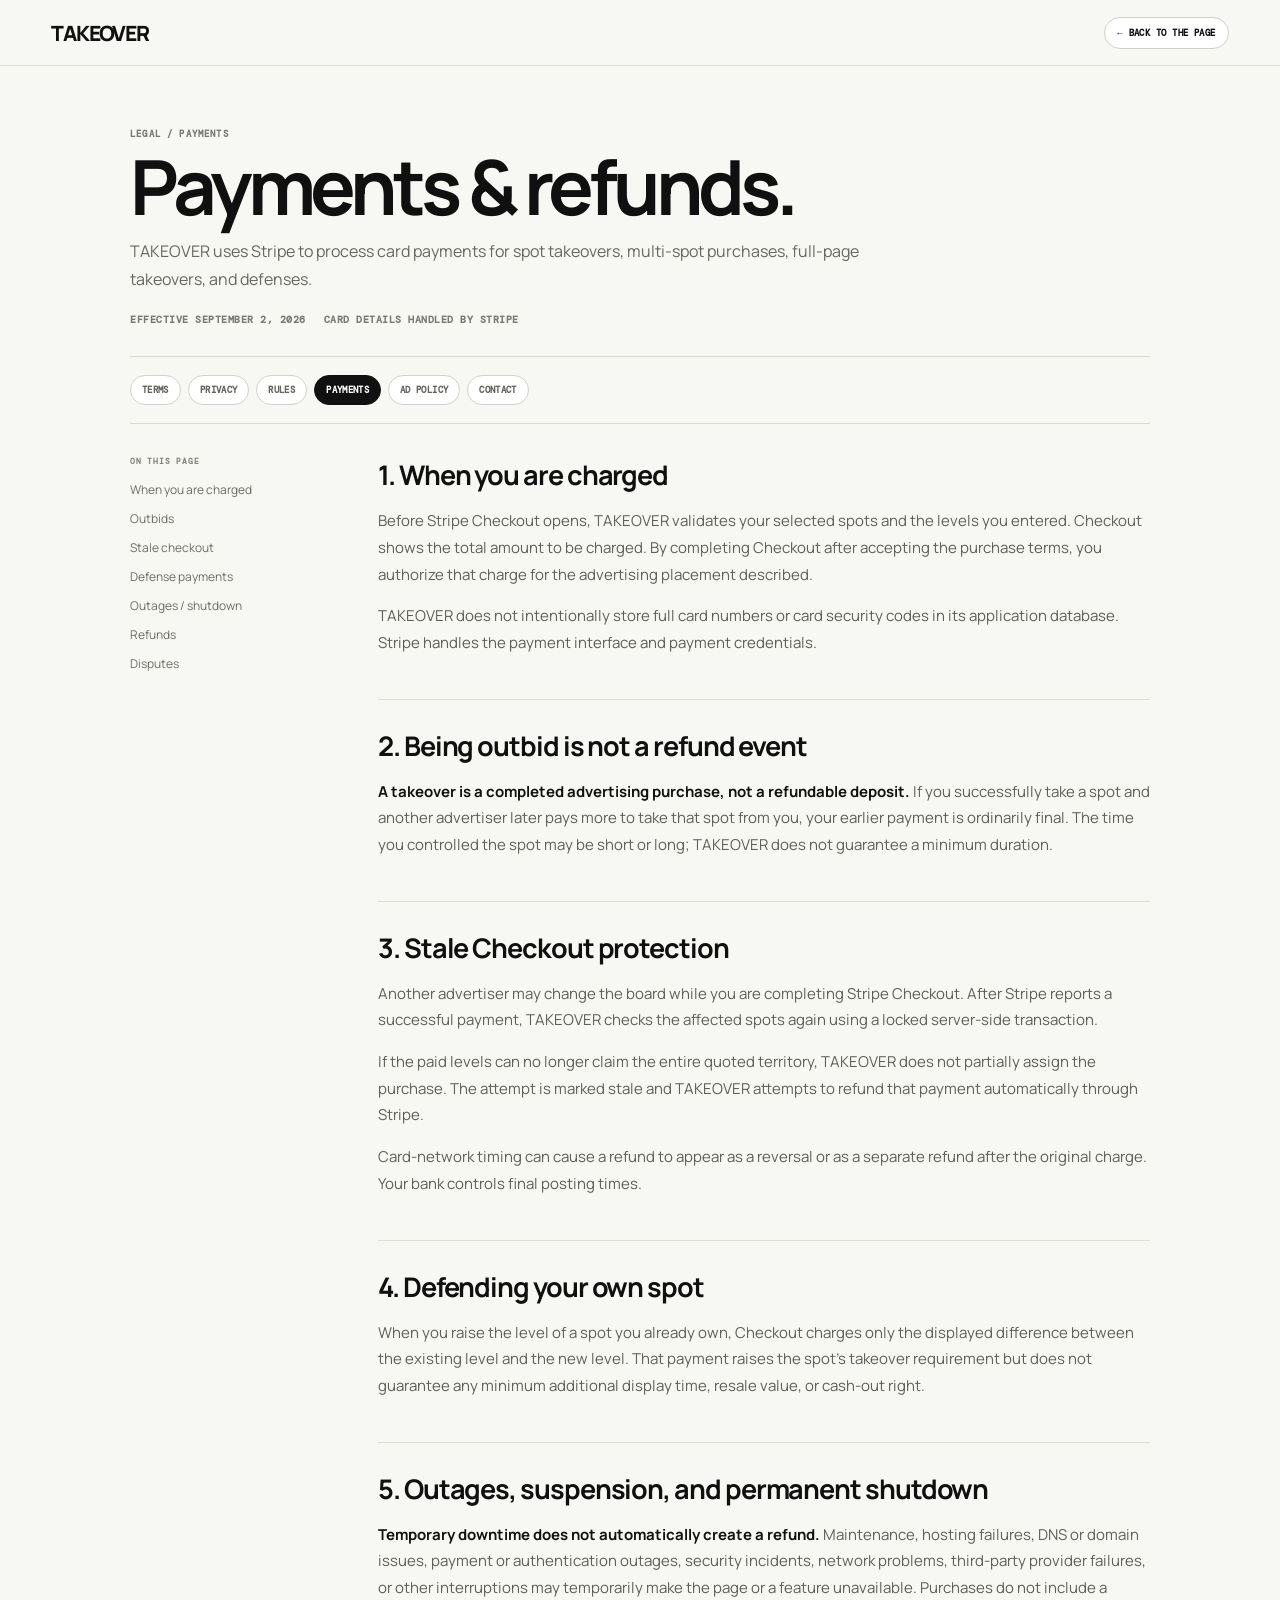
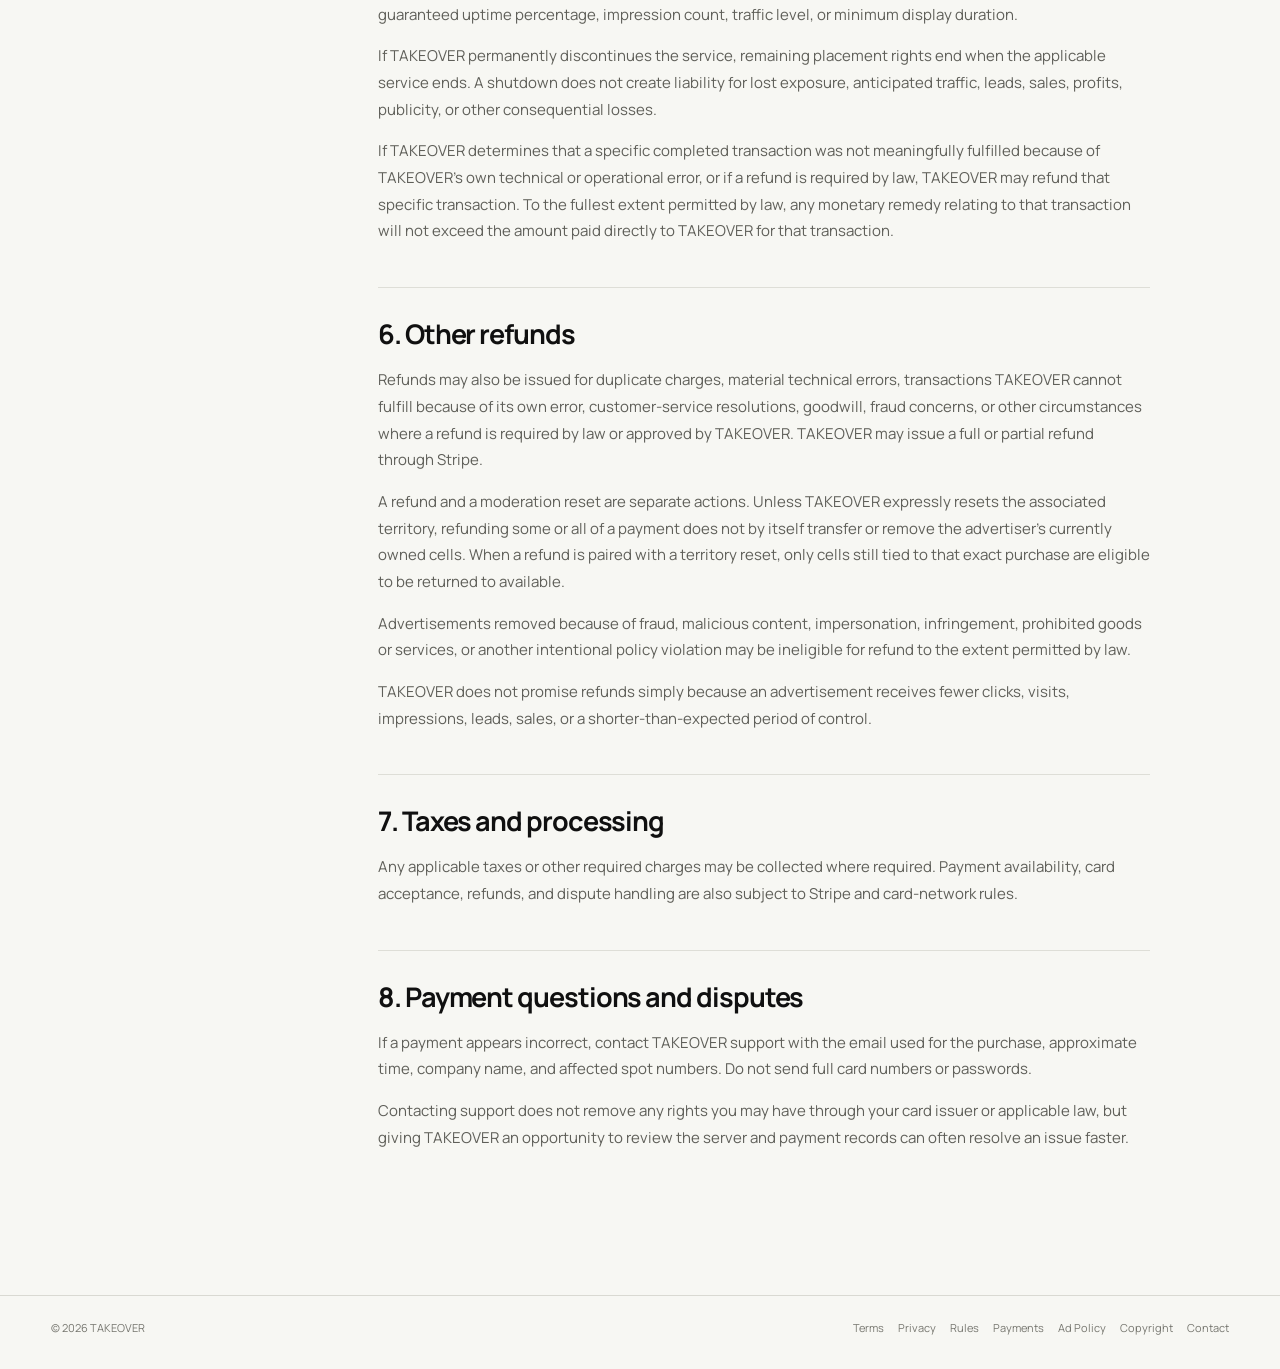
<file: payments.html>
<!doctype html>
<html lang="en">
<head>
<meta charset="utf-8">
<meta name="viewport" content="width=device-width,initial-scale=1">
<meta name="theme-color" content="#f7f7f3">
<title>Payments & Refunds — TAKEOVER</title>
<meta name="description" content="TAKEOVER Payments and Refund Policy">
<link rel="preconnect" href="https://fonts.googleapis.com">
<link rel="preconnect" href="https://fonts.gstatic.com" crossorigin>
<link href="https://fonts.googleapis.com/css2?family=DM+Mono:wght@400;500&family=Manrope:wght@500;600;700;800&display=swap" rel="stylesheet">
<link rel="stylesheet" href="legal.css?v=2">
</head>
<body>
<header class="top"><a class="brand" href="index.html">TAKEOVER</a><a class="back" href="index.html">← BACK TO THE PAGE</a></header>
<main class="wrap">
<section class="hero"><div class="eyebrow">LEGAL / PAYMENTS</div><h1>Payments & refunds.</h1><p>TAKEOVER uses Stripe to process card payments for spot takeovers, multi-spot purchases, full-page takeovers, and defenses.</p><div class="meta"><span>EFFECTIVE SEPTEMBER 2, 2026</span><span>CARD DETAILS HANDLED BY STRIPE</span></div></section>
<nav class="legal-nav"><a href="terms.html">TERMS</a><a href="privacy.html">PRIVACY</a><a href="auction-rules.html">RULES</a><a class="active" href="payments.html">PAYMENTS</a><a href="content-policy.html">AD POLICY</a><a href="contact.html">CONTACT</a></nav>
<div class="content">
<aside class="toc"><b>ON THIS PAGE</b><a href="#charge">When you are charged</a><a href="#outbid">Outbids</a><a href="#stale">Stale checkout</a><a href="#defend">Defense payments</a><a href="#outages">Outages / shutdown</a><a href="#refunds">Refunds</a><a href="#disputes">Disputes</a></aside>
<section class="policy">
<article id="charge"><h2>1. When you are charged</h2><p>Before Stripe Checkout opens, TAKEOVER validates your selected spots and the levels you entered. Checkout shows the total amount to be charged. By completing Checkout after accepting the purchase terms, you authorize that charge for the advertising placement described.</p><p>TAKEOVER does not intentionally store full card numbers or card security codes in its application database. Stripe handles the payment interface and payment credentials.</p></article>
<article id="outbid"><h2>2. Being outbid is not a refund event</h2><p><strong>A takeover is a completed advertising purchase, not a refundable deposit.</strong> If you successfully take a spot and another advertiser later pays more to take that spot from you, your earlier payment is ordinarily final. The time you controlled the spot may be short or long; TAKEOVER does not guarantee a minimum duration.</p></article>
<article id="stale"><h2>3. Stale Checkout protection</h2><p>Another advertiser may change the board while you are completing Stripe Checkout. After Stripe reports a successful payment, TAKEOVER checks the affected spots again using a locked server-side transaction.</p><p>If the paid levels can no longer claim the entire quoted territory, TAKEOVER does not partially assign the purchase. The attempt is marked stale and TAKEOVER attempts to refund that payment automatically through Stripe.</p><p>Card-network timing can cause a refund to appear as a reversal or as a separate refund after the original charge. Your bank controls final posting times.</p></article>
<article id="defend"><h2>4. Defending your own spot</h2><p>When you raise the level of a spot you already own, Checkout charges only the displayed difference between the existing level and the new level. That payment raises the spot's takeover requirement but does not guarantee any minimum additional display time, resale value, or cash-out right.</p></article>
<article id="outages"><h2>5. Outages, suspension, and permanent shutdown</h2><p><strong>Temporary downtime does not automatically create a refund.</strong> Maintenance, hosting failures, DNS or domain issues, payment or authentication outages, security incidents, network problems, third-party provider failures, or other interruptions may temporarily make the page or a feature unavailable. Purchases do not include a guaranteed uptime percentage, impression count, traffic level, or minimum display duration.</p><p>If TAKEOVER permanently discontinues the service, remaining placement rights end when the applicable service ends. A shutdown does not create liability for lost exposure, anticipated traffic, leads, sales, profits, publicity, or other consequential losses.</p><p>If TAKEOVER determines that a specific completed transaction was not meaningfully fulfilled because of TAKEOVER's own technical or operational error, or if a refund is required by law, TAKEOVER may refund that specific transaction. To the fullest extent permitted by law, any monetary remedy relating to that transaction will not exceed the amount paid directly to TAKEOVER for that transaction.</p></article>
<article id="refunds"><h2>6. Other refunds</h2><p>Refunds may also be issued for duplicate charges, material technical errors, transactions TAKEOVER cannot fulfill because of its own error, customer-service resolutions, goodwill, fraud concerns, or other circumstances where a refund is required by law or approved by TAKEOVER. TAKEOVER may issue a full or partial refund through Stripe.</p><p>A refund and a moderation reset are separate actions. Unless TAKEOVER expressly resets the associated territory, refunding some or all of a payment does not by itself transfer or remove the advertiser's currently owned cells. When a refund is paired with a territory reset, only cells still tied to that exact purchase are eligible to be returned to available.</p><p>Advertisements removed because of fraud, malicious content, impersonation, infringement, prohibited goods or services, or another intentional policy violation may be ineligible for refund to the extent permitted by law.</p><p>TAKEOVER does not promise refunds simply because an advertisement receives fewer clicks, visits, impressions, leads, sales, or a shorter-than-expected period of control.</p></article>
<article><h2>7. Taxes and processing</h2><p>Any applicable taxes or other required charges may be collected where required. Payment availability, card acceptance, refunds, and dispute handling are also subject to Stripe and card-network rules.</p></article>
<article id="disputes"><h2>8. Payment questions and disputes</h2><p>If a payment appears incorrect, contact TAKEOVER support with the email used for the purchase, approximate time, company name, and affected spot numbers. Do not send full card numbers or passwords.</p><p>Contacting support does not remove any rights you may have through your card issuer or applicable law, but giving TAKEOVER an opportunity to review the server and payment records can often resolve an issue faster.</p></article>
</section>
</div>
</main>
<footer class="footer"><span>© 2026 TAKEOVER</span><a href="terms.html">Terms</a><a href="privacy.html">Privacy</a><a href="auction-rules.html">Rules</a><a href="payments.html">Payments</a><a href="content-policy.html">Ad Policy</a><a href="copyright.html">Copyright</a><a href="contact.html">Contact</a></footer>
</body>
</html>
</file>
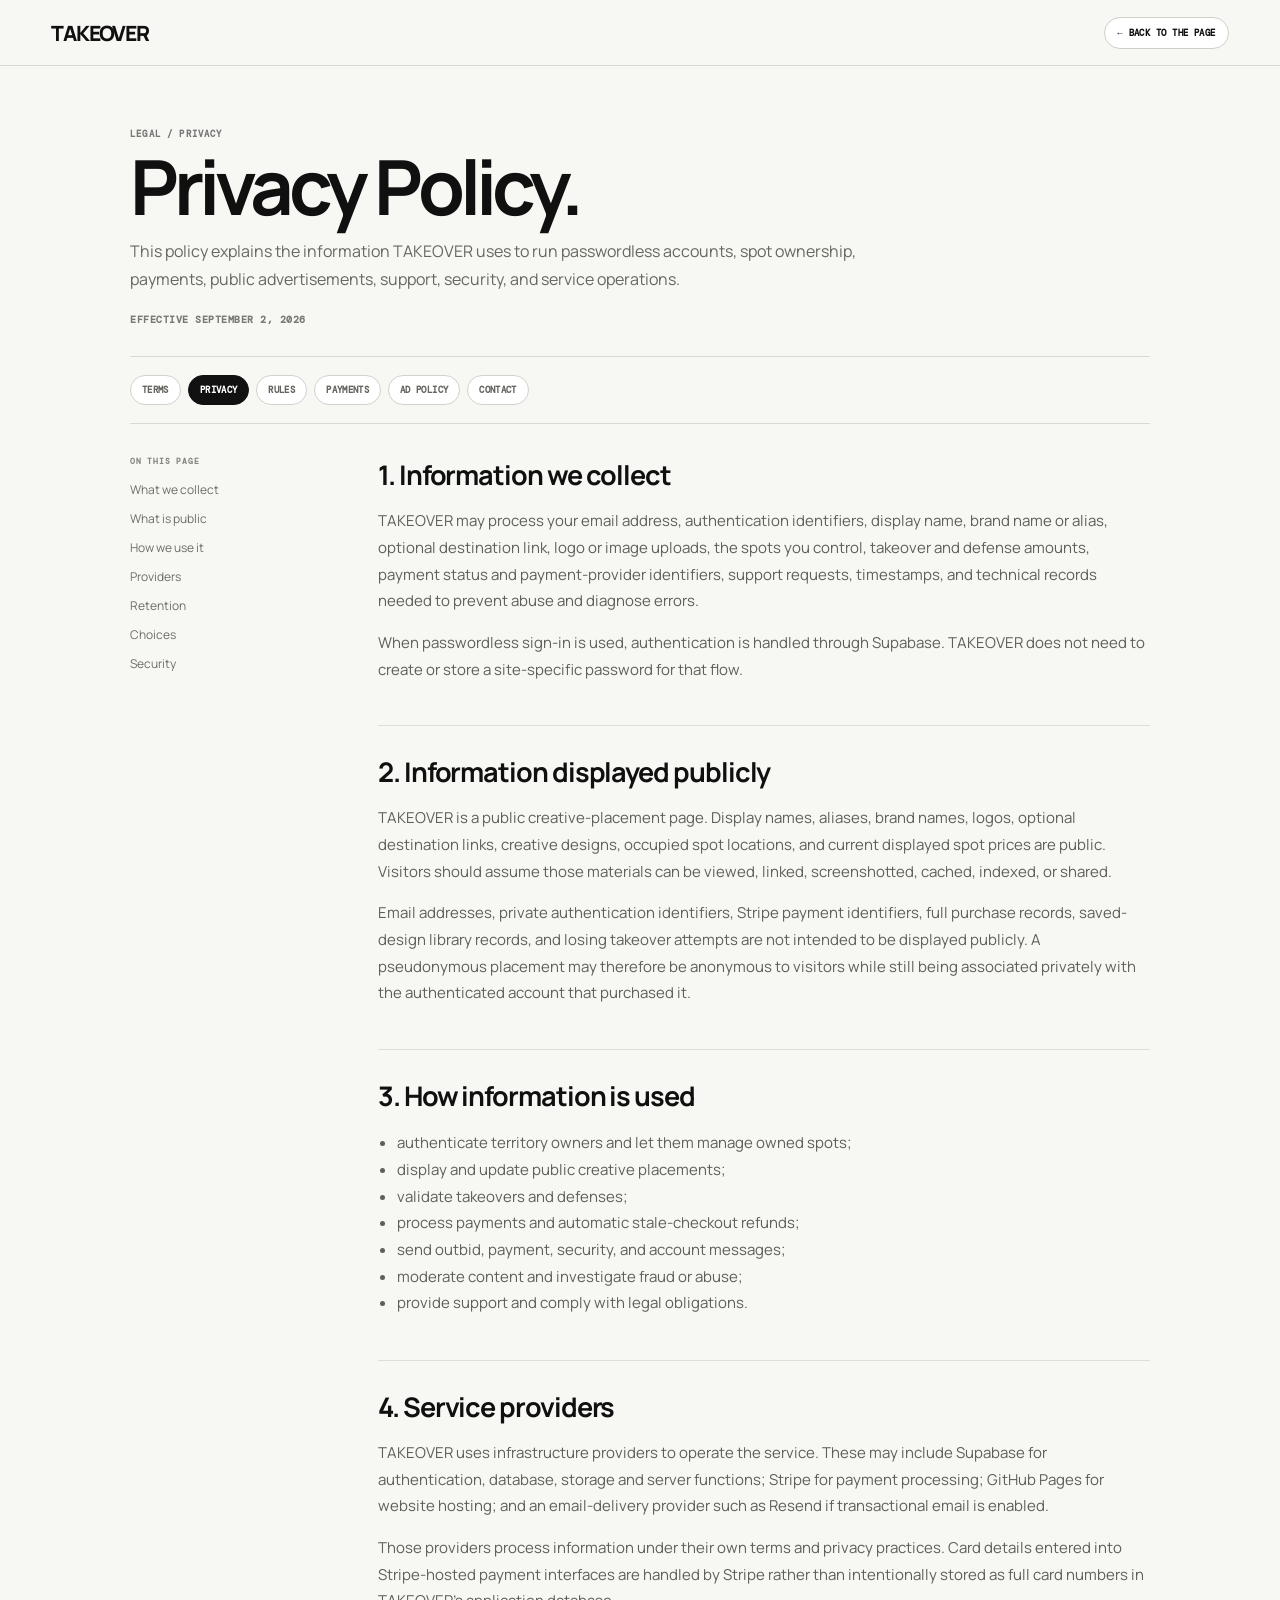
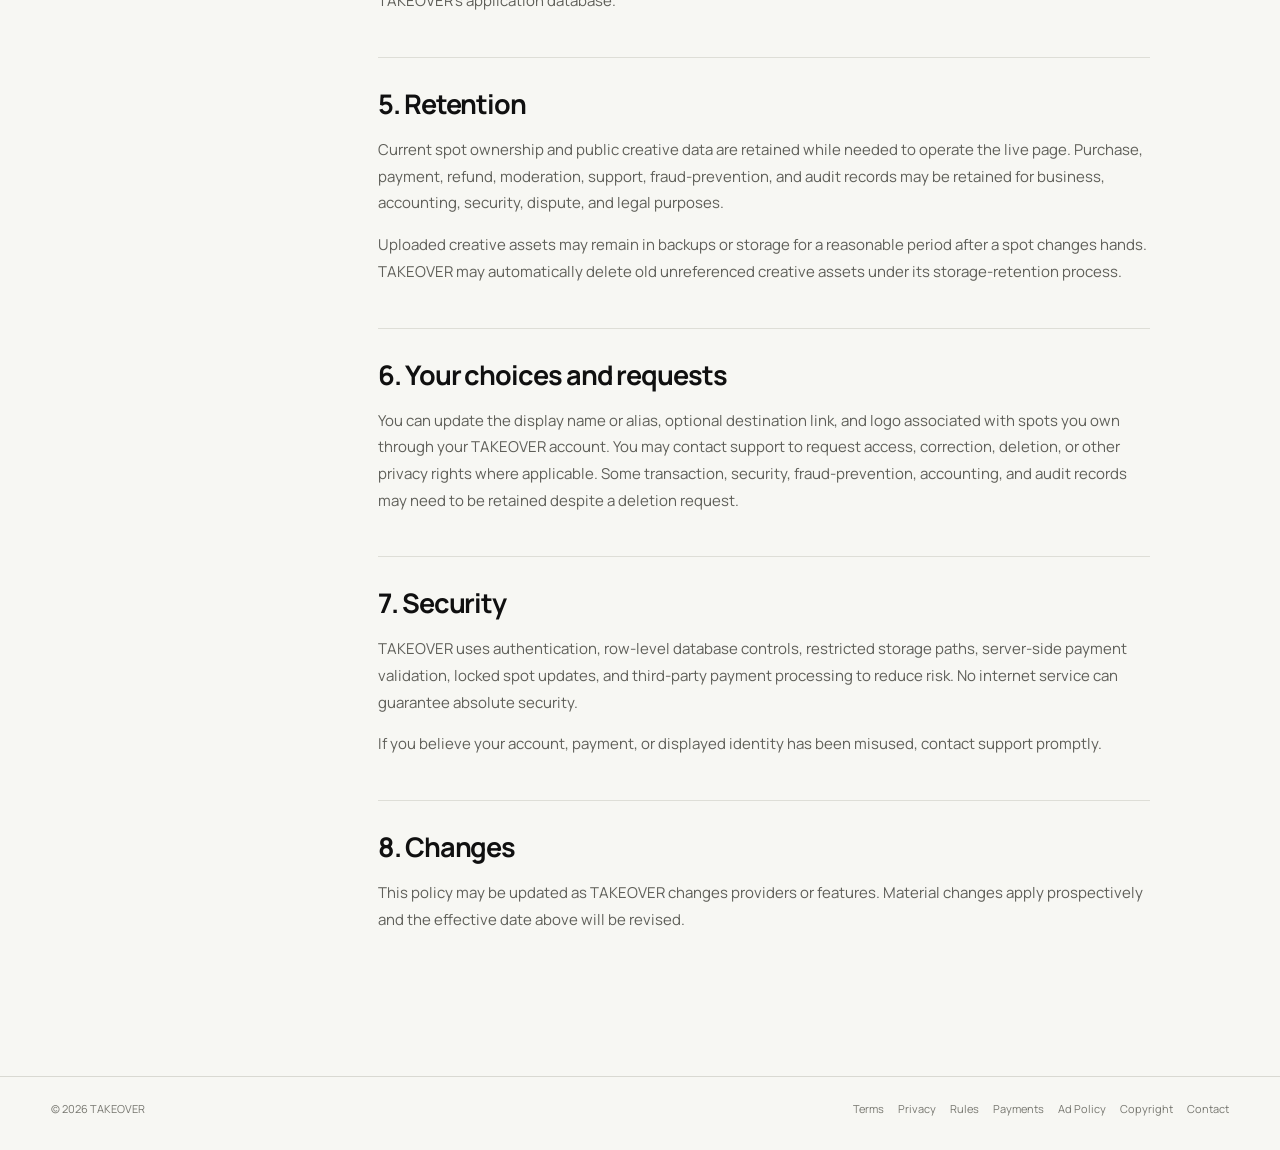
<file: privacy.html>
<!doctype html>
<html lang="en">
<head>
<meta charset="utf-8">
<meta name="viewport" content="width=device-width,initial-scale=1">
<meta name="theme-color" content="#f7f7f3">
<title>Privacy Policy — TAKEOVER</title>
<meta name="description" content="TAKEOVER Privacy Policy">
<link rel="preconnect" href="https://fonts.googleapis.com">
<link rel="preconnect" href="https://fonts.gstatic.com" crossorigin>
<link href="https://fonts.googleapis.com/css2?family=DM+Mono:wght@400;500&family=Manrope:wght@500;600;700;800&display=swap" rel="stylesheet">
<link rel="stylesheet" href="legal.css?v=2">
</head>
<body>
<header class="top"><a class="brand" href="index.html">TAKEOVER</a><a class="back" href="index.html">← BACK TO THE PAGE</a></header>
<main class="wrap">
<section class="hero"><div class="eyebrow">LEGAL / PRIVACY</div><h1>Privacy Policy.</h1><p>This policy explains the information TAKEOVER uses to run passwordless accounts, spot ownership, payments, public advertisements, support, security, and service operations.</p><div class="meta"><span>EFFECTIVE SEPTEMBER 2, 2026</span></div></section>
<nav class="legal-nav"><a href="terms.html">TERMS</a><a class="active" href="privacy.html">PRIVACY</a><a href="auction-rules.html">RULES</a><a href="payments.html">PAYMENTS</a><a href="content-policy.html">AD POLICY</a><a href="contact.html">CONTACT</a></nav>
<div class="content">
<aside class="toc"><b>ON THIS PAGE</b><a href="#collect">What we collect</a><a href="#public">What is public</a><a href="#use">How we use it</a><a href="#providers">Providers</a><a href="#retention">Retention</a><a href="#choices">Choices</a><a href="#security">Security</a></aside>
<section class="policy">
<article id="collect"><h2>1. Information we collect</h2><p>TAKEOVER may process your email address, authentication identifiers, display name, brand name or alias, optional destination link, logo or image uploads, the spots you control, takeover and defense amounts, payment status and payment-provider identifiers, support requests, timestamps, and technical records needed to prevent abuse and diagnose errors.</p><p>When passwordless sign-in is used, authentication is handled through Supabase. TAKEOVER does not need to create or store a site-specific password for that flow.</p></article>
<article id="public"><h2>2. Information displayed publicly</h2><p>TAKEOVER is a public creative-placement page. Display names, aliases, brand names, logos, optional destination links, creative designs, occupied spot locations, and current displayed spot prices are public. Visitors should assume those materials can be viewed, linked, screenshotted, cached, indexed, or shared.</p><p>Email addresses, private authentication identifiers, Stripe payment identifiers, full purchase records, saved-design library records, and losing takeover attempts are not intended to be displayed publicly. A pseudonymous placement may therefore be anonymous to visitors while still being associated privately with the authenticated account that purchased it.</p></article>
<article id="use"><h2>3. How information is used</h2><ul><li>authenticate territory owners and let them manage owned spots;</li><li>display and update public creative placements;</li><li>validate takeovers and defenses;</li><li>process payments and automatic stale-checkout refunds;</li><li>send outbid, payment, security, and account messages;</li><li>moderate content and investigate fraud or abuse;</li><li>provide support and comply with legal obligations.</li></ul></article>
<article id="providers"><h2>4. Service providers</h2><p>TAKEOVER uses infrastructure providers to operate the service. These may include Supabase for authentication, database, storage and server functions; Stripe for payment processing; GitHub Pages for website hosting; and an email-delivery provider such as Resend if transactional email is enabled.</p><p>Those providers process information under their own terms and privacy practices. Card details entered into Stripe-hosted payment interfaces are handled by Stripe rather than intentionally stored as full card numbers in TAKEOVER's application database.</p></article>
<article id="retention"><h2>5. Retention</h2><p>Current spot ownership and public creative data are retained while needed to operate the live page. Purchase, payment, refund, moderation, support, fraud-prevention, and audit records may be retained for business, accounting, security, dispute, and legal purposes.</p><p>Uploaded creative assets may remain in backups or storage for a reasonable period after a spot changes hands. TAKEOVER may automatically delete old unreferenced creative assets under its storage-retention process.</p></article>
<article id="choices"><h2>6. Your choices and requests</h2><p>You can update the display name or alias, optional destination link, and logo associated with spots you own through your TAKEOVER account. You may contact support to request access, correction, deletion, or other privacy rights where applicable. Some transaction, security, fraud-prevention, accounting, and audit records may need to be retained despite a deletion request.</p></article>
<article id="security"><h2>7. Security</h2><p>TAKEOVER uses authentication, row-level database controls, restricted storage paths, server-side payment validation, locked spot updates, and third-party payment processing to reduce risk. No internet service can guarantee absolute security.</p><p>If you believe your account, payment, or displayed identity has been misused, contact support promptly.</p></article>
<article><h2>8. Changes</h2><p>This policy may be updated as TAKEOVER changes providers or features. Material changes apply prospectively and the effective date above will be revised.</p></article>
</section>
</div>
</main>
<footer class="footer"><span>© 2026 TAKEOVER</span><a href="terms.html">Terms</a><a href="privacy.html">Privacy</a><a href="auction-rules.html">Rules</a><a href="payments.html">Payments</a><a href="content-policy.html">Ad Policy</a><a href="copyright.html">Copyright</a><a href="contact.html">Contact</a></footer>
</body>
</html>
</file>
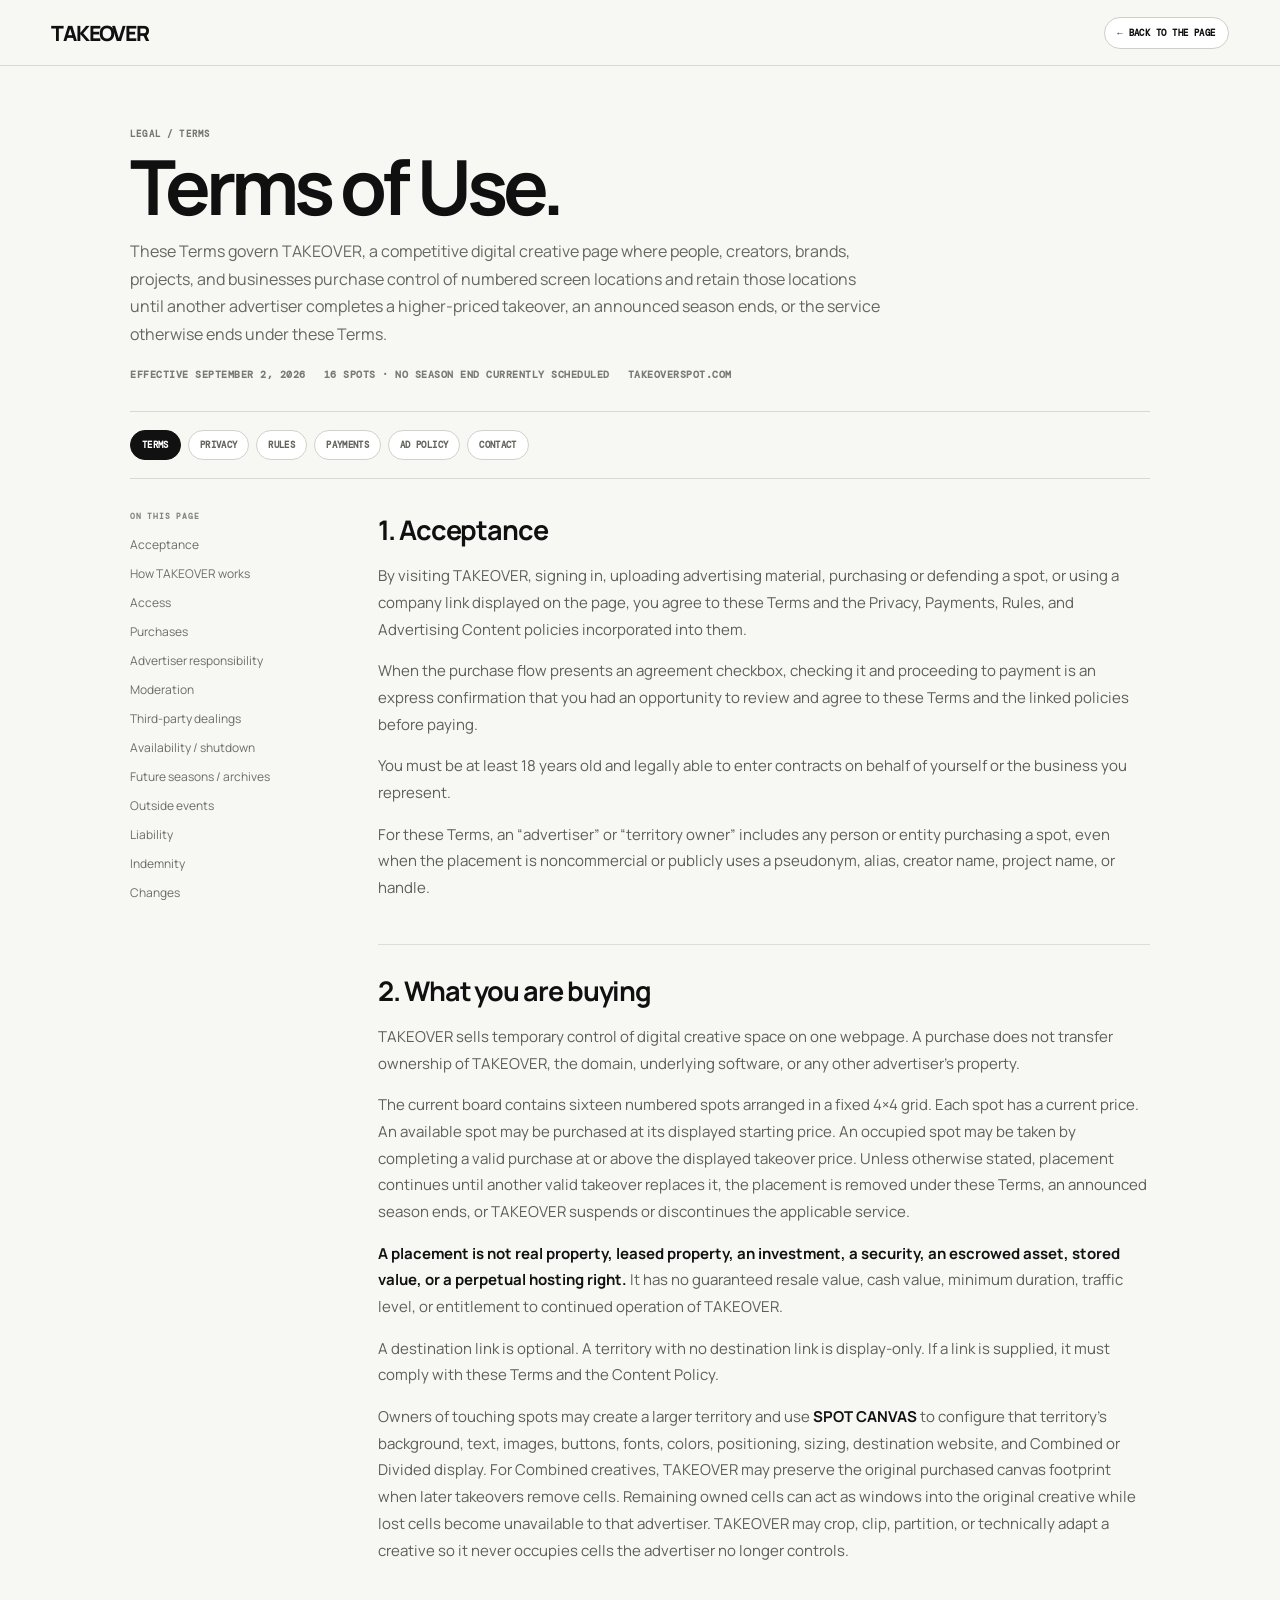
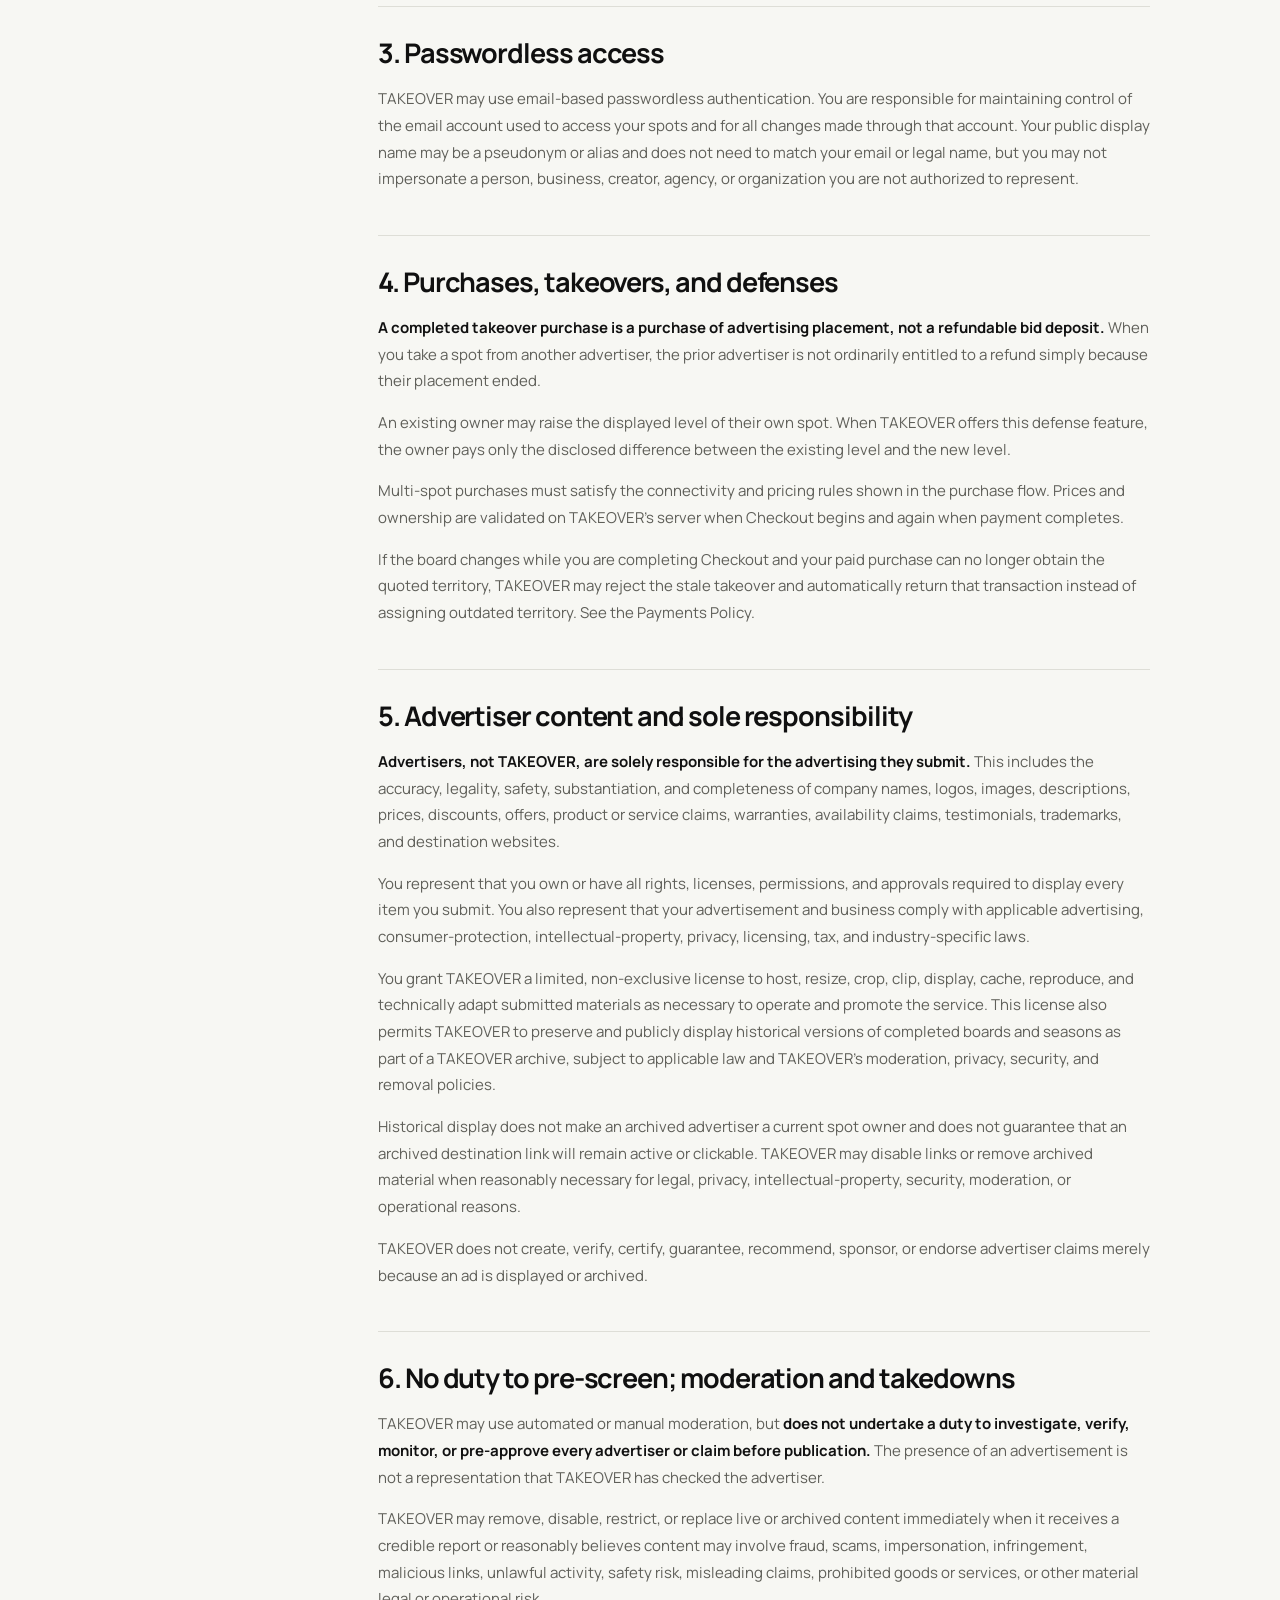
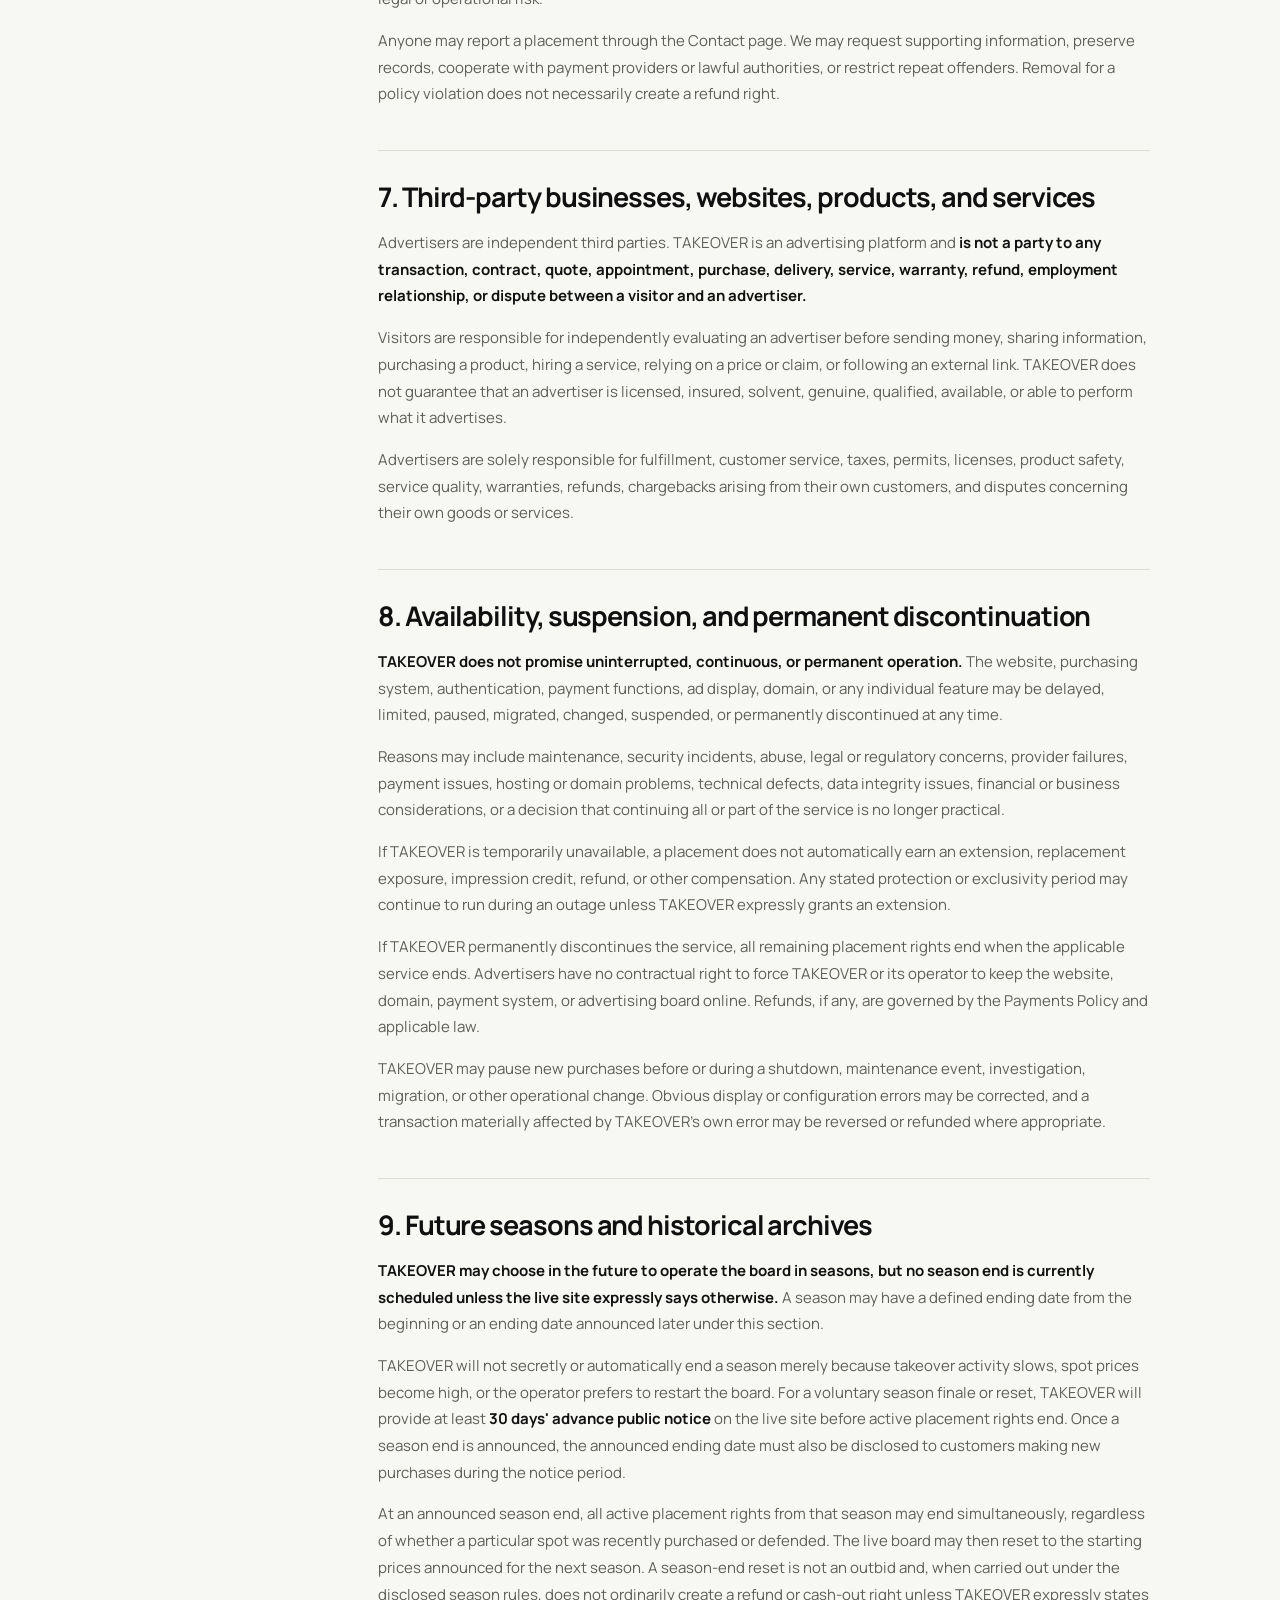
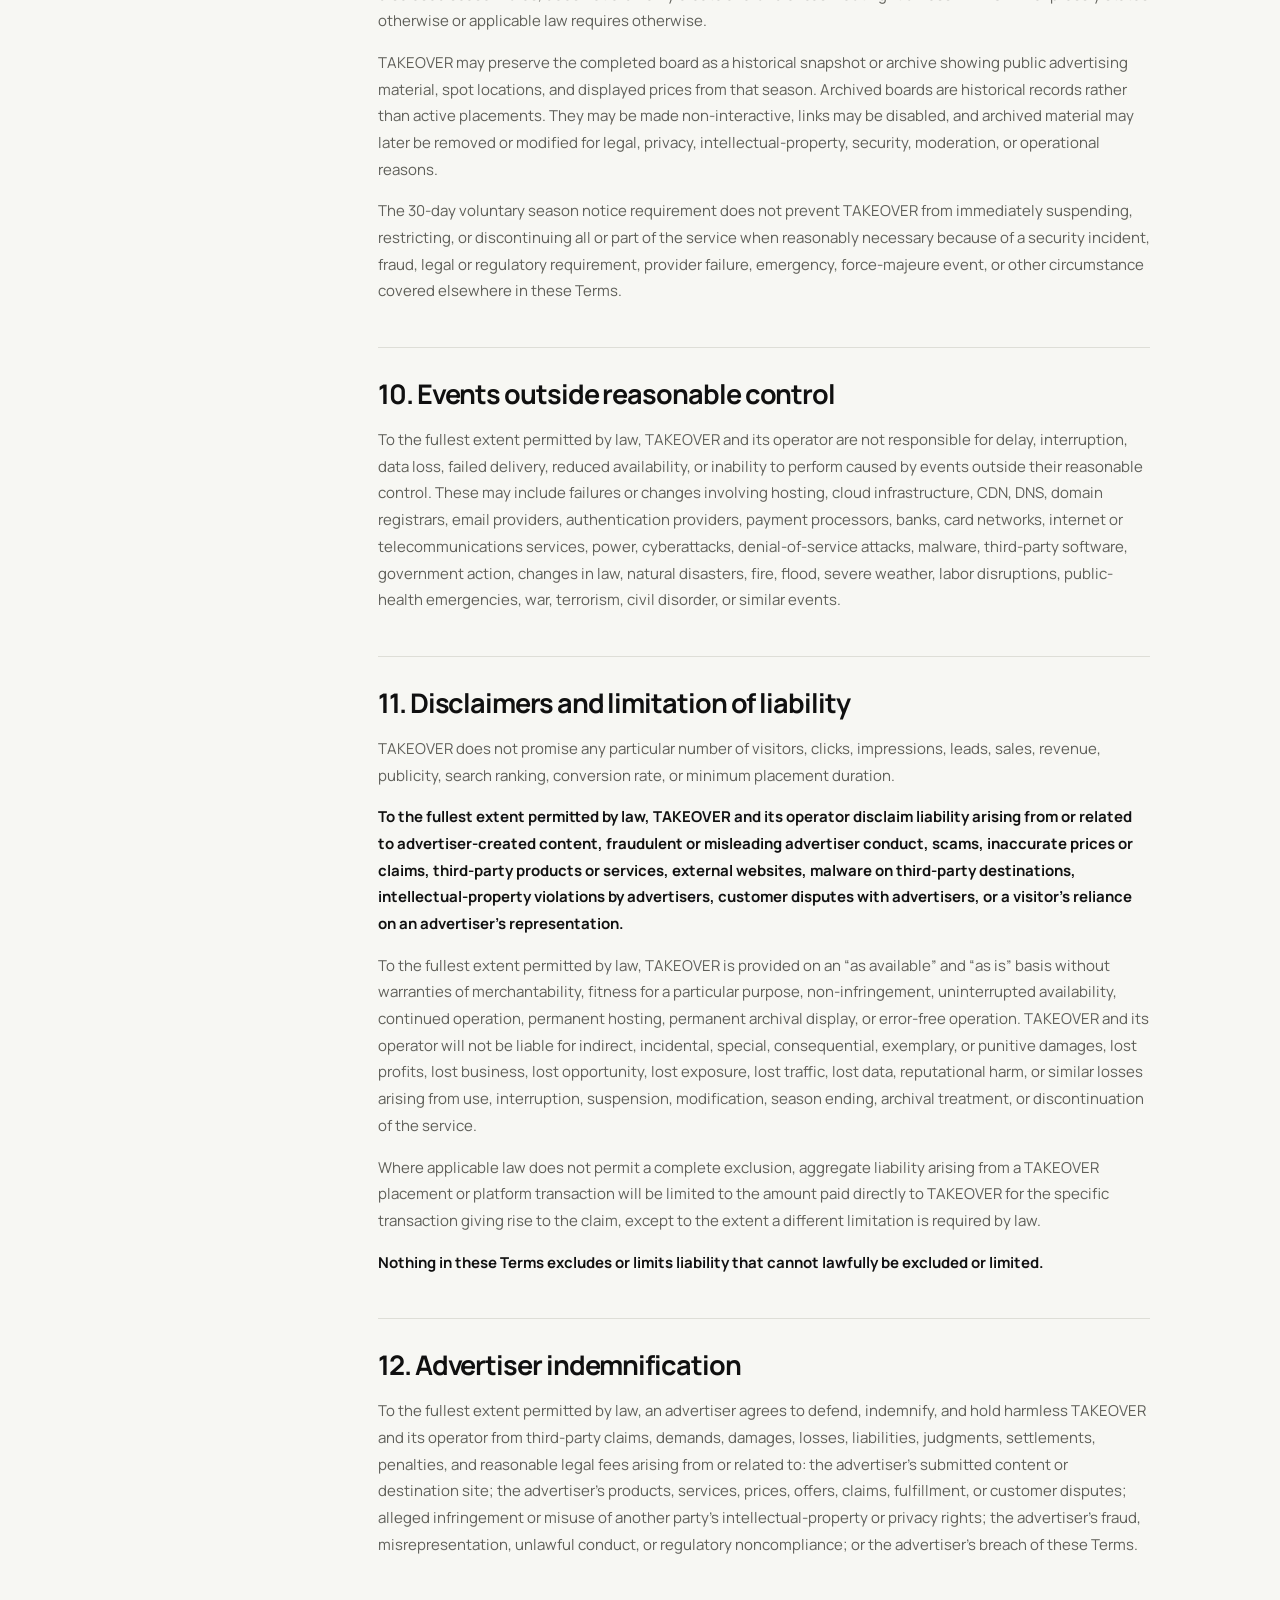
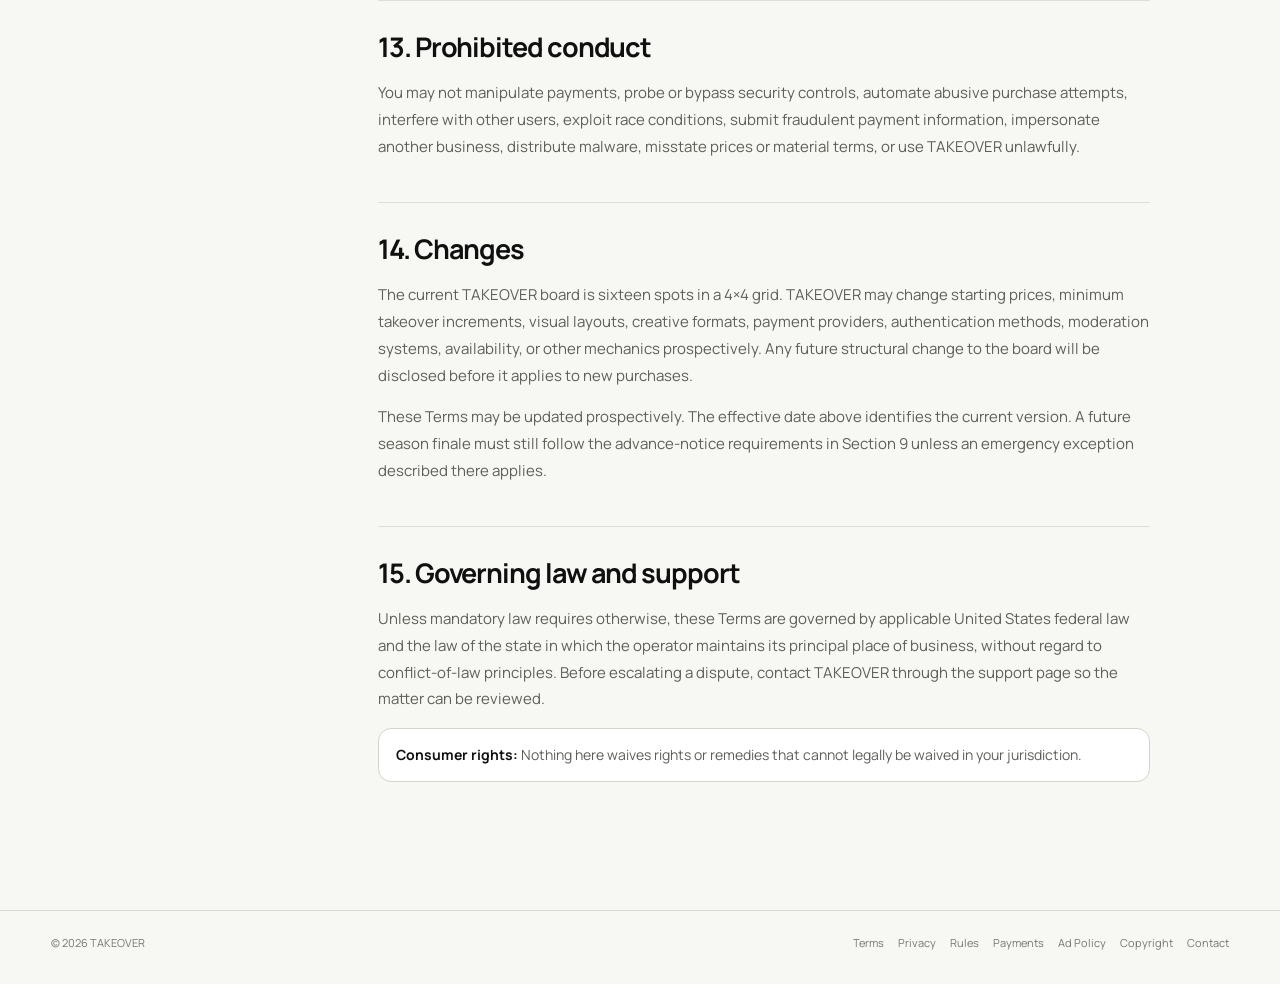
<file: terms.html>
<!doctype html>
<html lang="en">
<head>
<meta charset="utf-8">
<meta name="viewport" content="width=device-width,initial-scale=1">
<meta name="theme-color" content="#f7f7f3">
<title>Terms of Use — TAKEOVER</title>
<meta name="description" content="TAKEOVER Terms of Use">
<link rel="preconnect" href="https://fonts.googleapis.com">
<link rel="preconnect" href="https://fonts.gstatic.com" crossorigin>
<link href="https://fonts.googleapis.com/css2?family=DM+Mono:wght@400;500&family=Manrope:wght@500;600;700;800&display=swap" rel="stylesheet">
<link rel="stylesheet" href="legal.css?v=2">
</head>
<body>
<header class="top"><a class="brand" href="index.html">TAKEOVER</a><a class="back" href="index.html">← BACK TO THE PAGE</a></header>
<main class="wrap">
<section class="hero">
<div class="eyebrow">LEGAL / TERMS</div>
<h1>Terms of Use.</h1>
<p>These Terms govern TAKEOVER, a competitive digital creative page where people, creators, brands, projects, and businesses purchase control of numbered screen locations and retain those locations until another advertiser completes a higher-priced takeover, an announced season ends, or the service otherwise ends under these Terms.</p>
<div class="meta"><span>EFFECTIVE SEPTEMBER 2, 2026</span><span>16 SPOTS · NO SEASON END CURRENTLY SCHEDULED</span><span>TAKEOVERSPOT.COM</span></div>
</section>
<nav class="legal-nav"><a class="active" href="terms.html">TERMS</a><a href="privacy.html">PRIVACY</a><a href="auction-rules.html">RULES</a><a href="payments.html">PAYMENTS</a><a href="content-policy.html">AD POLICY</a><a href="contact.html">CONTACT</a></nav>
<div class="content">
<aside class="toc"><b>ON THIS PAGE</b><a href="#acceptance">Acceptance</a><a href="#service">How TAKEOVER works</a><a href="#accounts">Access</a><a href="#purchases">Purchases</a><a href="#content">Advertiser responsibility</a><a href="#removal">Moderation</a><a href="#thirdparty">Third-party dealings</a><a href="#availability">Availability / shutdown</a><a href="#seasons">Future seasons / archives</a><a href="#force">Outside events</a><a href="#liability">Liability</a><a href="#indemnity">Indemnity</a><a href="#changes">Changes</a></aside>
<section class="policy">
<article id="acceptance"><h2>1. Acceptance</h2><p>By visiting TAKEOVER, signing in, uploading advertising material, purchasing or defending a spot, or using a company link displayed on the page, you agree to these Terms and the Privacy, Payments, Rules, and Advertising Content policies incorporated into them.</p><p>When the purchase flow presents an agreement checkbox, checking it and proceeding to payment is an express confirmation that you had an opportunity to review and agree to these Terms and the linked policies before paying.</p><p>You must be at least 18 years old and legally able to enter contracts on behalf of yourself or the business you represent.</p><p>For these Terms, an “advertiser” or “territory owner” includes any person or entity purchasing a spot, even when the placement is noncommercial or publicly uses a pseudonym, alias, creator name, project name, or handle.</p></article>
<article id="service"><h2>2. What you are buying</h2><p>TAKEOVER sells temporary control of digital creative space on one webpage. A purchase does not transfer ownership of TAKEOVER, the domain, underlying software, or any other advertiser's property.</p><p>The current board contains sixteen numbered spots arranged in a fixed 4×4 grid. Each spot has a current price. An available spot may be purchased at its displayed starting price. An occupied spot may be taken by completing a valid purchase at or above the displayed takeover price. Unless otherwise stated, placement continues until another valid takeover replaces it, the placement is removed under these Terms, an announced season ends, or TAKEOVER suspends or discontinues the applicable service.</p><p><strong>A placement is not real property, leased property, an investment, a security, an escrowed asset, stored value, or a perpetual hosting right.</strong> It has no guaranteed resale value, cash value, minimum duration, traffic level, or entitlement to continued operation of TAKEOVER.</p><p>A destination link is optional. A territory with no destination link is display-only. If a link is supplied, it must comply with these Terms and the Content Policy.</p><p>Owners of touching spots may create a larger territory and use <strong>SPOT CANVAS</strong> to configure that territory's background, text, images, buttons, fonts, colors, positioning, sizing, destination website, and Combined or Divided display. For Combined creatives, TAKEOVER may preserve the original purchased canvas footprint when later takeovers remove cells. Remaining owned cells can act as windows into the original creative while lost cells become unavailable to that advertiser. TAKEOVER may crop, clip, partition, or technically adapt a creative so it never occupies cells the advertiser no longer controls.</p></article>
<article id="accounts"><h2>3. Passwordless access</h2><p>TAKEOVER may use email-based passwordless authentication. You are responsible for maintaining control of the email account used to access your spots and for all changes made through that account. Your public display name may be a pseudonym or alias and does not need to match your email or legal name, but you may not impersonate a person, business, creator, agency, or organization you are not authorized to represent.</p></article>
<article id="purchases"><h2>4. Purchases, takeovers, and defenses</h2><p><strong>A completed takeover purchase is a purchase of advertising placement, not a refundable bid deposit.</strong> When you take a spot from another advertiser, the prior advertiser is not ordinarily entitled to a refund simply because their placement ended.</p><p>An existing owner may raise the displayed level of their own spot. When TAKEOVER offers this defense feature, the owner pays only the disclosed difference between the existing level and the new level.</p><p>Multi-spot purchases must satisfy the connectivity and pricing rules shown in the purchase flow. Prices and ownership are validated on TAKEOVER's server when Checkout begins and again when payment completes.</p><p>If the board changes while you are completing Checkout and your paid purchase can no longer obtain the quoted territory, TAKEOVER may reject the stale takeover and automatically return that transaction instead of assigning outdated territory. See the Payments Policy.</p></article>
<article id="content"><h2>5. Advertiser content and sole responsibility</h2><p><strong>Advertisers, not TAKEOVER, are solely responsible for the advertising they submit.</strong> This includes the accuracy, legality, safety, substantiation, and completeness of company names, logos, images, descriptions, prices, discounts, offers, product or service claims, warranties, availability claims, testimonials, trademarks, and destination websites.</p><p>You represent that you own or have all rights, licenses, permissions, and approvals required to display every item you submit. You also represent that your advertisement and business comply with applicable advertising, consumer-protection, intellectual-property, privacy, licensing, tax, and industry-specific laws.</p><p>You grant TAKEOVER a limited, non-exclusive license to host, resize, crop, clip, display, cache, reproduce, and technically adapt submitted materials as necessary to operate and promote the service. This license also permits TAKEOVER to preserve and publicly display historical versions of completed boards and seasons as part of a TAKEOVER archive, subject to applicable law and TAKEOVER's moderation, privacy, security, and removal policies.</p><p>Historical display does not make an archived advertiser a current spot owner and does not guarantee that an archived destination link will remain active or clickable. TAKEOVER may disable links or remove archived material when reasonably necessary for legal, privacy, intellectual-property, security, moderation, or operational reasons.</p><p>TAKEOVER does not create, verify, certify, guarantee, recommend, sponsor, or endorse advertiser claims merely because an ad is displayed or archived.</p></article>
<article id="removal"><h2>6. No duty to pre-screen; moderation and takedowns</h2><p>TAKEOVER may use automated or manual moderation, but <strong>does not undertake a duty to investigate, verify, monitor, or pre-approve every advertiser or claim before publication.</strong> The presence of an advertisement is not a representation that TAKEOVER has checked the advertiser.</p><p>TAKEOVER may remove, disable, restrict, or replace live or archived content immediately when it receives a credible report or reasonably believes content may involve fraud, scams, impersonation, infringement, malicious links, unlawful activity, safety risk, misleading claims, prohibited goods or services, or other material legal or operational risk.</p><p>Anyone may report a placement through the Contact page. We may request supporting information, preserve records, cooperate with payment providers or lawful authorities, or restrict repeat offenders. Removal for a policy violation does not necessarily create a refund right.</p></article>
<article id="thirdparty"><h2>7. Third-party businesses, websites, products, and services</h2><p>Advertisers are independent third parties. TAKEOVER is an advertising platform and <strong>is not a party to any transaction, contract, quote, appointment, purchase, delivery, service, warranty, refund, employment relationship, or dispute between a visitor and an advertiser.</strong></p><p>Visitors are responsible for independently evaluating an advertiser before sending money, sharing information, purchasing a product, hiring a service, relying on a price or claim, or following an external link. TAKEOVER does not guarantee that an advertiser is licensed, insured, solvent, genuine, qualified, available, or able to perform what it advertises.</p><p>Advertisers are solely responsible for fulfillment, customer service, taxes, permits, licenses, product safety, service quality, warranties, refunds, chargebacks arising from their own customers, and disputes concerning their own goods or services.</p></article>
<article id="availability"><h2>8. Availability, suspension, and permanent discontinuation</h2><p><strong>TAKEOVER does not promise uninterrupted, continuous, or permanent operation.</strong> The website, purchasing system, authentication, payment functions, ad display, domain, or any individual feature may be delayed, limited, paused, migrated, changed, suspended, or permanently discontinued at any time.</p><p>Reasons may include maintenance, security incidents, abuse, legal or regulatory concerns, provider failures, payment issues, hosting or domain problems, technical defects, data integrity issues, financial or business considerations, or a decision that continuing all or part of the service is no longer practical.</p><p>If TAKEOVER is temporarily unavailable, a placement does not automatically earn an extension, replacement exposure, impression credit, refund, or other compensation. Any stated protection or exclusivity period may continue to run during an outage unless TAKEOVER expressly grants an extension.</p><p>If TAKEOVER permanently discontinues the service, all remaining placement rights end when the applicable service ends. Advertisers have no contractual right to force TAKEOVER or its operator to keep the website, domain, payment system, or advertising board online. Refunds, if any, are governed by the Payments Policy and applicable law.</p><p>TAKEOVER may pause new purchases before or during a shutdown, maintenance event, investigation, migration, or other operational change. Obvious display or configuration errors may be corrected, and a transaction materially affected by TAKEOVER's own error may be reversed or refunded where appropriate.</p></article>
<article id="seasons"><h2>9. Future seasons and historical archives</h2><p><strong>TAKEOVER may choose in the future to operate the board in seasons, but no season end is currently scheduled unless the live site expressly says otherwise.</strong> A season may have a defined ending date from the beginning or an ending date announced later under this section.</p><p>TAKEOVER will not secretly or automatically end a season merely because takeover activity slows, spot prices become high, or the operator prefers to restart the board. For a voluntary season finale or reset, TAKEOVER will provide at least <strong>30 days' advance public notice</strong> on the live site before active placement rights end. Once a season end is announced, the announced ending date must also be disclosed to customers making new purchases during the notice period.</p><p>At an announced season end, all active placement rights from that season may end simultaneously, regardless of whether a particular spot was recently purchased or defended. The live board may then reset to the starting prices announced for the next season. A season-end reset is not an outbid and, when carried out under the disclosed season rules, does not ordinarily create a refund or cash-out right unless TAKEOVER expressly states otherwise or applicable law requires otherwise.</p><p>TAKEOVER may preserve the completed board as a historical snapshot or archive showing public advertising material, spot locations, and displayed prices from that season. Archived boards are historical records rather than active placements. They may be made non-interactive, links may be disabled, and archived material may later be removed or modified for legal, privacy, intellectual-property, security, moderation, or operational reasons.</p><p>The 30-day voluntary season notice requirement does not prevent TAKEOVER from immediately suspending, restricting, or discontinuing all or part of the service when reasonably necessary because of a security incident, fraud, legal or regulatory requirement, provider failure, emergency, force-majeure event, or other circumstance covered elsewhere in these Terms.</p></article>
<article id="force"><h2>10. Events outside reasonable control</h2><p>To the fullest extent permitted by law, TAKEOVER and its operator are not responsible for delay, interruption, data loss, failed delivery, reduced availability, or inability to perform caused by events outside their reasonable control. These may include failures or changes involving hosting, cloud infrastructure, CDN, DNS, domain registrars, email providers, authentication providers, payment processors, banks, card networks, internet or telecommunications services, power, cyberattacks, denial-of-service attacks, malware, third-party software, government action, changes in law, natural disasters, fire, flood, severe weather, labor disruptions, public-health emergencies, war, terrorism, civil disorder, or similar events.</p></article>
<article id="liability"><h2>11. Disclaimers and limitation of liability</h2><p>TAKEOVER does not promise any particular number of visitors, clicks, impressions, leads, sales, revenue, publicity, search ranking, conversion rate, or minimum placement duration.</p><p><strong>To the fullest extent permitted by law, TAKEOVER and its operator disclaim liability arising from or related to advertiser-created content, fraudulent or misleading advertiser conduct, scams, inaccurate prices or claims, third-party products or services, external websites, malware on third-party destinations, intellectual-property violations by advertisers, customer disputes with advertisers, or a visitor's reliance on an advertiser's representation.</strong></p><p>To the fullest extent permitted by law, TAKEOVER is provided on an “as available” and “as is” basis without warranties of merchantability, fitness for a particular purpose, non-infringement, uninterrupted availability, continued operation, permanent hosting, permanent archival display, or error-free operation. TAKEOVER and its operator will not be liable for indirect, incidental, special, consequential, exemplary, or punitive damages, lost profits, lost business, lost opportunity, lost exposure, lost traffic, lost data, reputational harm, or similar losses arising from use, interruption, suspension, modification, season ending, archival treatment, or discontinuation of the service.</p><p>Where applicable law does not permit a complete exclusion, aggregate liability arising from a TAKEOVER placement or platform transaction will be limited to the amount paid directly to TAKEOVER for the specific transaction giving rise to the claim, except to the extent a different limitation is required by law.</p><p><strong>Nothing in these Terms excludes or limits liability that cannot lawfully be excluded or limited.</strong></p></article>
<article id="indemnity"><h2>12. Advertiser indemnification</h2><p>To the fullest extent permitted by law, an advertiser agrees to defend, indemnify, and hold harmless TAKEOVER and its operator from third-party claims, demands, damages, losses, liabilities, judgments, settlements, penalties, and reasonable legal fees arising from or related to: the advertiser's submitted content or destination site; the advertiser's products, services, prices, offers, claims, fulfillment, or customer disputes; alleged infringement or misuse of another party's intellectual-property or privacy rights; the advertiser's fraud, misrepresentation, unlawful conduct, or regulatory noncompliance; or the advertiser's breach of these Terms.</p></article>
<article><h2>13. Prohibited conduct</h2><p>You may not manipulate payments, probe or bypass security controls, automate abusive purchase attempts, interfere with other users, exploit race conditions, submit fraudulent payment information, impersonate another business, distribute malware, misstate prices or material terms, or use TAKEOVER unlawfully.</p></article>
<article id="changes"><h2>14. Changes</h2><p>The current TAKEOVER board is sixteen spots in a 4×4 grid. TAKEOVER may change starting prices, minimum takeover increments, visual layouts, creative formats, payment providers, authentication methods, moderation systems, availability, or other mechanics prospectively. Any future structural change to the board will be disclosed before it applies to new purchases.</p><p>These Terms may be updated prospectively. The effective date above identifies the current version. A future season finale must still follow the advance-notice requirements in Section 9 unless an emergency exception described there applies.</p></article>
<article><h2>15. Governing law and support</h2><p>Unless mandatory law requires otherwise, these Terms are governed by applicable United States federal law and the law of the state in which the operator maintains its principal place of business, without regard to conflict-of-law principles. Before escalating a dispute, contact TAKEOVER through the support page so the matter can be reviewed.</p><div class="notice"><b>Consumer rights:</b> Nothing here waives rights or remedies that cannot legally be waived in your jurisdiction.</div></article>
</section>
</div>
</main>
<footer class="footer"><span>© 2026 TAKEOVER</span><a href="terms.html">Terms</a><a href="privacy.html">Privacy</a><a href="auction-rules.html">Rules</a><a href="payments.html">Payments</a><a href="content-policy.html">Ad Policy</a><a href="copyright.html">Copyright</a><a href="contact.html">Contact</a></footer>
</body>
</html>
</file>
<file: takeover.css>
*{box-sizing:border-box}html,body{margin:0;width:100%;height:100%;overflow:hidden;background:#f7f7f3;color:#0a0a0a;font-family:Manrope,Arial,sans-serif}button,input{font:inherit}button{cursor:pointer}.board{position:fixed;inset:0;background:#f7f7f3;overflow:hidden}.grid-lines,.spot-actions,.territories{position:absolute;inset:0}.grid-lines{display:grid;grid-template-columns:repeat(4,1fr);grid-template-rows:repeat(3,1fr);z-index:1}.grid-cell{position:relative;border-right:1px solid #d8d8d1;border-bottom:1px solid #d8d8d1}.grid-cell:nth-child(4n){border-right:0}.grid-cell:nth-child(n+9){border-bottom:0}.territories{z-index:2;pointer-events:none}.territory{position:absolute;padding:18px;display:flex;align-items:center;justify-content:center;overflow:hidden;pointer-events:auto;background:#fff;border:1px solid #0a0a0a;transition:.2s}.territory a{position:absolute;inset:0;display:flex;align-items:center;justify-content:center;text-decoration:none;color:inherit;padding:clamp(24px,4vw,70px);background:#fff}.territory img{max-width:70%;max-height:62%;object-fit:contain;display:block}.territory .wordmark{font-weight:900;font-size:clamp(25px,4vw,72px);letter-spacing:-.06em;text-align:center;line-height:.88;max-width:90%;overflow-wrap:anywhere}.territory .site{position:absolute;left:14px;bottom:13px;font:700 9px/1.2 'DM Mono',monospace;letter-spacing:.08em;text-transform:uppercase;opacity:.55;max-width:60%;overflow:hidden;text-overflow:ellipsis;white-space:nowrap}.full-takeover .grid-lines{opacity:.06}.full-takeover .territory{border:0}.full-takeover .territory img{max-width:48%;max-height:48%}.spot-actions{display:grid;grid-template-columns:repeat(4,1fr);grid-template-rows:repeat(3,1fr);z-index:4;pointer-events:none}.spot-action{position:relative;pointer-events:none}.take-pill{pointer-events:auto;position:absolute;right:9px;bottom:9px;min-height:34px;min-width:82px;border:1px solid rgba(0,0,0,.22);background:rgba(247,247,243,.92);backdrop-filter:blur(8px);color:#111;border-radius:999px;padding:8px 10px;font:800 9px/1 'DM Mono',monospace;letter-spacing:.03em;box-shadow:0 4px 20px rgba(0,0,0,.05);transition:.15s}.take-pill:hover{background:#0a0a0a;color:#fff;border-color:#0a0a0a;transform:translateY(-1px)}.available-cell{pointer-events:auto;position:absolute;inset:0;border:0;background:transparent;color:#777;display:flex;align-items:center;justify-content:center;flex-direction:column;gap:8px}.available-cell span{font:700 9px 'DM Mono',monospace;letter-spacing:.12em}.available-cell b{font-size:13px;color:#111}.available-cell:hover{background:#fff}.available-cell:hover b{text-decoration:underline}.chrome{position:absolute;z-index:20;top:14px;left:14px;right:14px;display:flex;align-items:flex-start;justify-content:space-between;gap:12px;pointer-events:none}.identity,.controls{pointer-events:auto}.identity{background:rgba(247,247,243,.94);backdrop-filter:blur(14px);border:1px solid #dadad3;border-radius:15px;padding:11px 13px;box-shadow:0 8px 30px rgba(0,0,0,.05)}.identity b{display:block;font-size:15px;letter-spacing:-.04em}.identity span{display:block;margin-top:2px;color:#6d6d66;font:500 8px 'DM Mono',monospace;letter-spacing:.045em}.controls{display:flex;gap:7px;align-items:center;flex-wrap:wrap;justify-content:flex-end}.chrome-btn{border:1px solid #d5d5ce;background:rgba(247,247,243,.94);backdrop-filter:blur(14px);border-radius:999px;padding:10px 12px;font:800 9px 'DM Mono',monospace;letter-spacing:.04em;color:#111;box-shadow:0 8px 30px rgba(0,0,0,.04)}.chrome-btn:hover{border-color:#111}.chrome-btn.primary{background:#0a0a0a;color:#fff;border-color:#0a0a0a}.chrome-btn.alert{position:relative}.badge{display:inline-grid;place-items:center;min-width:16px;height:16px;padding:0 4px;margin-left:5px;border-radius:99px;background:#ff4b2b;color:#fff;font-size:8px}.scrim{position:fixed;inset:0;z-index:50;background:rgba(0,0,0,.46);backdrop-filter:blur(5px);opacity:0;pointer-events:none;transition:.18s}.scrim.on{opacity:1;pointer-events:auto}.panel{position:fixed;z-index:60;background:#fbfbf8;border:1px solid #d4d4cd;box-shadow:0 24px 80px rgba(0,0,0,.2);opacity:0;pointer-events:none;transition:.2s}.panel.on{opacity:1;pointer-events:auto}.modal{left:50%;top:50%;transform:translate(-50%,-46%) scale(.985);width:min(650px,calc(100vw - 24px));max-height:calc(100dvh - 32px);overflow:auto;border-radius:20px}.modal.on{transform:translate(-50%,-50%) scale(1)}.drawer{right:12px;top:12px;bottom:12px;width:min(430px,calc(100vw - 24px));overflow:auto;border-radius:20px;transform:translateX(24px)}.drawer.on{transform:translateX(0)}.panel-inner{padding:20px}.panel-head{display:flex;align-items:flex-start;justify-content:space-between;gap:15px;margin-bottom:17px}.panel-head span{display:block;color:#777;font:700 8px 'DM Mono',monospace;letter-spacing:.12em}.panel-head h2{margin:3px 0 0;font-size:25px;letter-spacing:-.05em}.close{border:1px solid #dddcd5;background:#fff;border-radius:50%;width:34px;height:34px;font-size:20px;line-height:1}.field{margin-top:12px}.field label{display:block;margin-bottom:6px;font:700 8px 'DM Mono',monospace;letter-spacing:.09em;color:#666}.field input{width:100%;height:44px;border:1px solid #d6d6ce;background:#fff;border-radius:10px;padding:0 12px;outline:none;color:#111}.field input:focus{border-color:#111}.hint{color:#75756e;font-size:10px;line-height:1.45;margin:7px 0 0}.action{width:100%;height:46px;border:0;border-radius:11px;background:#0a0a0a;color:#fff;font-weight:850;margin-top:14px}.action:disabled{opacity:.38;cursor:not-allowed}.secondary{width:100%;height:42px;border:1px solid #d2d2cb;border-radius:11px;background:#fff;color:#111;font-weight:750;margin-top:8px}.danger{border-color:#edc8c2;color:#a62a18;background:#fff7f5}.selector-title{display:flex;justify-content:space-between;gap:10px;align-items:end;margin-top:16px}.selector-title b{font-size:12px}.selector-title small{color:#777;font-size:9px}.mini-grid{display:grid;grid-template-columns:repeat(4,1fr);gap:5px;margin-top:8px}.mini-spot{height:48px;border:1px solid #d5d5ce;border-radius:8px;background:#fff;color:#111;font:700 8px 'DM Mono',monospace;line-height:1.25}.mini-spot b{display:block;font-size:10px;margin-bottom:2px}.mini-spot.selected{background:#111;color:#fff;border-color:#111}.mini-spot.own{box-shadow:inset 0 0 0 1px #111}.mini-spot:disabled{opacity:.25;cursor:not-allowed}.bid-list{margin-top:12px;border-top:1px solid #e0e0d9}.bid-row{display:grid;grid-template-columns:1fr 96px;gap:12px;align-items:center;padding:10px 0;border-bottom:1px solid #e8e8e2}.bid-row span{font-size:11px}.bid-row small{display:block;color:#777;margin-top:2px}.bid-row input{width:96px;height:37px;text-align:right;border:1px solid #d4d4cd;border-radius:8px;padding:0 8px;background:#fff}.summary{display:flex;justify-content:space-between;align-items:center;padding:14px 0 0}.summary span{font:700 9px 'DM Mono',monospace;color:#666;letter-spacing:.08em}.summary b{font-size:27px;letter-spacing:-.06em}.logo-drop{height:92px;border:1px dashed #bdbdb5;border-radius:12px;background:#fff;display:flex;align-items:center;justify-content:center;overflow:hidden;position:relative}.logo-drop img{max-width:72%;max-height:66%;object-fit:contain}.logo-drop input{position:absolute;inset:0;opacity:0;cursor:pointer}.logo-drop span{font:700 9px 'DM Mono',monospace;color:#777;letter-spacing:.07em}.rules-copy{font-size:13px;line-height:1.6;color:#34342f}.rules-copy strong{color:#000}.rules-list{display:grid;gap:8px;margin:16px 0}.rule{padding:13px;border:1px solid #deded7;border-radius:10px;background:#fff}.rule b{display:block;font-size:12px}.rule span{display:block;color:#696962;font-size:11px;margin-top:3px}.legal-links{display:flex;flex-wrap:wrap;gap:7px;margin-top:16px}.legal-links a{color:#111;border:1px solid #dddcd5;background:#fff;border-radius:99px;padding:7px 9px;text-decoration:none;font:700 8px 'DM Mono',monospace}.my-spot,.alert-row,.admin-row{padding:12px 0;border-top:1px solid #e2e2dc}.my-spot{display:grid;grid-template-columns:1fr auto;align-items:center;gap:10px}.my-spot b,.admin-row b{font-size:12px}.my-spot small,.admin-row small{display:block;color:#777;font-size:9px;margin-top:3px}.tiny{border:1px solid #d2d2ca;background:#fff;border-radius:8px;padding:7px 9px;font:800 8px 'DM Mono',monospace}.alert-row.unread b:before{content:'•';color:#ff4b2b;margin-right:6px}.alert-row p{margin:4px 0 0;color:#666;font-size:10px;line-height:1.45}.admin-config{display:grid;grid-template-columns:1fr 1fr;gap:8px}.toggle{display:flex;align-items:center;gap:8px;font-size:11px;margin-top:12px}.admin-row{display:grid;grid-template-columns:36px 1fr auto;gap:10px;align-items:center}.admin-row>span{font:700 9px 'DM Mono',monospace}.toast{position:fixed;z-index:100;left:50%;bottom:18px;transform:translate(-50%,16px);background:#0a0a0a;color:#fff;border-radius:99px;padding:10px 14px;font:700 9px 'DM Mono',monospace;opacity:0;pointer-events:none;transition:.18s;max-width:calc(100vw - 24px);text-align:center}.toast.on{opacity:1;transform:translate(-50%,0)}.intro-title{font-size:clamp(34px,6vw,64px);letter-spacing:-.075em;line-height:.9;margin:6px 0 18px}.intro-title em{font-style:normal;color:#787871}.intro-kicker{font:700 8px 'DM Mono',monospace;letter-spacing:.12em;color:#777}.intro-copy{font-size:13px;line-height:1.55;max-width:510px}.success-state{padding:12px;border:1px solid #cddcbf;background:#f5faef;border-radius:11px;font-size:11px;line-height:1.5}.empty{padding:14px 0;color:#777;font-size:11px}.spinner{display:inline-block;width:12px;height:12px;border:2px solid #ccc;border-top-color:#111;border-radius:50%;animation:spin .7s linear infinite}@keyframes spin{to{transform:rotate(360deg)}}
@media(max-width:720px){.chrome{top:8px;left:8px;right:8px}.identity{padding:8px 9px;border-radius:11px}.identity b{font-size:12px}.identity span{display:none}.controls{gap:4px}.chrome-btn{padding:8px 8px;font-size:7px}.territory{padding:8px}.territory a{padding:22px 10px}.territory .site{font-size:7px;left:7px;bottom:6px}.territory .wordmark{font-size:clamp(18px,7vw,38px)}.take-pill{right:5px;bottom:5px;padding:8px 9px;font-size:8px;min-height:34px;min-width:76px}.available-cell span{font-size:7px}.available-cell b{font-size:10px}.modal{max-height:calc(100dvh - 14px)}.panel-inner{padding:15px}.mini-spot{height:44px}.bid-row{grid-template-columns:1fr 84px}.bid-row input{width:84px}.admin-config{grid-template-columns:1fr}}

/* Rich creative + adaptive territory upgrade */
.field textarea{width:100%;min-height:86px;border:1px solid #d6d6ce;background:#fff;border-radius:10px;padding:11px 12px;outline:none;color:#111;font:inherit;resize:vertical}.field textarea:focus{border-color:#111}.creative-upgrade,.rich-fields{margin-top:14px;padding-top:2px}.segmented{display:grid;grid-template-columns:1fr 1fr;gap:7px;margin-top:8px}.seg-option{min-height:58px;border:1px solid #d5d5ce;background:#fff;border-radius:11px;padding:9px 11px;text-align:left;color:#111}.seg-option b{display:block;font:800 9px 'DM Mono',monospace;letter-spacing:.06em}.seg-option span{display:block;margin-top:4px;color:#777;font-size:9px}.seg-option.active{background:#111;color:#fff;border-color:#111}.seg-option.active span{color:#cfcfca}.rich-unlock{display:flex;align-items:center;justify-content:space-between;gap:12px;padding:10px 11px;border:1px solid #d7dfca;background:#f5f8f0;border-radius:10px;margin-top:12px}.rich-unlock b{font:800 8px 'DM Mono',monospace;letter-spacing:.08em}.rich-unlock span{color:#6c7463;font-size:9px;text-align:right}.creative-drop{height:148px;border:1px dashed #bdbdb5;border-radius:12px;background:#fff;display:flex;align-items:center;justify-content:center;overflow:hidden;position:relative}.creative-drop.compact{height:108px}.creative-drop img{width:100%;height:100%;object-fit:cover;display:block}.creative-drop input{position:absolute;inset:0;opacity:0;cursor:pointer}.creative-drop span{font:700 9px 'DM Mono',monospace;color:#777;letter-spacing:.07em}.territory{border:.5px solid #bdbdb7;padding:0}.territory .creative-link{position:absolute;inset:0;text-decoration:none;color:inherit;background:#fff}.territory.compact .creative-link{display:flex;align-items:center;justify-content:center;padding:clamp(24px,4vw,70px)}.territory.compact .compact-logo{max-width:70%;max-height:62%;object-fit:contain}.territory.rich .creative-link{display:block;padding:0}.creative-rich{width:100%;height:100%;display:grid;grid-template-columns:minmax(0,45%) minmax(0,55%);background:#fff}.creative-media{min-width:0;min-height:0;overflow:hidden;background:#f0f0eb;border-right:1px solid #deded7;display:flex;align-items:center;justify-content:center}.territory .creative-media .feature-photo{width:100%;height:100%;max-width:none;max-height:none;object-fit:cover}.territory .creative-media .media-logo{width:76%;height:76%;max-width:76%;max-height:76%;object-fit:contain}.media-wordmark{font-weight:900;font-size:clamp(20px,3vw,58px);letter-spacing:-.06em;line-height:.9;text-align:center;padding:16px;overflow-wrap:anywhere}.creative-copy{min-width:0;display:flex;flex-direction:column;justify-content:center;align-items:flex-start;padding:clamp(22px,3.4vw,54px);overflow:hidden}.territory .creative-logo{width:auto;height:auto;max-width:38%;max-height:44px;object-fit:contain;margin-bottom:13px}.creative-name{font-size:clamp(20px,3.1vw,52px);font-weight:900;letter-spacing:-.055em;line-height:.94;overflow-wrap:anywhere}.creative-description{font-size:clamp(10px,1.15vw,16px);line-height:1.45;color:#55554f;margin:12px 0 0;max-width:620px;display:-webkit-box;-webkit-line-clamp:4;-webkit-box-orient:vertical;overflow:hidden}.creative-offer{display:inline-flex;margin-top:14px;border:1px solid #111;border-radius:999px;padding:8px 11px;font:800 clamp(8px,.8vw,11px) 'DM Mono',monospace;letter-spacing:.035em;max-width:100%;overflow:hidden;text-overflow:ellipsis;white-space:nowrap}.territory.rich .site{position:static;margin-top:auto;padding-top:14px;font-size:8px;max-width:100%}.territory.rich.tall .creative-rich{grid-template-columns:1fr;grid-template-rows:44% 56%}.territory.rich.tall .creative-media{border-right:0;border-bottom:1px solid #deded7}.territory.rich.tall .creative-copy{padding:clamp(16px,2.5vw,34px)}.territory.rich.tall .creative-description{-webkit-line-clamp:3}.full-takeover .territory.rich .creative-rich{grid-template-columns:minmax(0,48%) minmax(0,52%)}.full-takeover .territory.rich{border:0}.site-legal{position:fixed;z-index:18;left:14px;bottom:14px;display:flex;gap:4px;flex-wrap:wrap;max-width:calc(100vw - 28px);pointer-events:auto}.site-legal a{color:#666;background:rgba(247,247,243,.9);backdrop-filter:blur(10px);border:1px solid #d8d8d1;border-radius:999px;padding:5px 7px;text-decoration:none;font:700 7px 'DM Mono',monospace;letter-spacing:.04em}.site-legal a:hover{color:#000;border-color:#111}
@media(max-width:720px){.seg-option{min-height:52px;padding:8px}.rich-unlock{display:block}.rich-unlock span{display:block;text-align:left;margin-top:4px}.creative-rich{grid-template-columns:1fr;grid-template-rows:42% 58%}.creative-media{border-right:0;border-bottom:1px solid #deded7}.creative-copy{padding:15px}.creative-name{font-size:clamp(17px,5.5vw,28px)}.creative-description{font-size:9px;margin-top:7px;-webkit-line-clamp:3}.creative-offer{margin-top:8px;padding:6px 8px}.territory.rich .site{padding-top:7px;font-size:6px}.territory .creative-logo{max-height:28px;margin-bottom:7px}.site-legal{left:8px;bottom:8px;right:8px;max-width:none;gap:3px}.site-legal a{font-size:6px;padding:4px 5px}}
</file>
<file: takeover-v3.css>
/* TAKEOVER V3 — 16-cell board + SPOT CANVAS */
.grid-lines,.spot-actions{grid-template-columns:repeat(4,1fr)!important;grid-template-rows:repeat(4,1fr)!important}
.grid-cell:nth-child(n){border-right:1px solid #d8d8d1;border-bottom:1px solid #d8d8d1}
.grid-cell:nth-child(4n){border-right:0}.grid-cell:nth-child(n+13){border-bottom:0}
.identity{display:flex!important;align-items:center!important;gap:18px!important;min-height:50px!important;padding:10px 16px!important;max-width:none!important}
.identity>b{font-size:18px!important;white-space:nowrap}.identity>span{display:block!important;margin:0!important;font-size:10px!important;white-space:nowrap!important}
.social-pulse{margin-left:auto!important;display:flex!important;align-items:center!important;gap:10px!important;border-left:1px solid #d8d8d1!important;padding-left:16px!important;white-space:nowrap!important}
.social-pulse i{width:6px;height:6px;border-radius:50%;background:#111;display:block}.social-pulse strong{font:800 9px 'DM Mono',monospace;letter-spacing:.05em}.social-pulse em{font-style:normal;display:flex;gap:8px}.social-pulse a{font:800 10px 'DM Mono',monospace;color:#111;text-decoration:none}.social-pulse a:hover{text-decoration:underline}
.chrome-btn{font-size:10px!important;padding:11px 13px!important}.available-cell span{font-size:10px!important}.available-cell b{font-size:14px!important}.take-pill{font-size:9px!important}
.center-cell{background:radial-gradient(circle at center,rgba(0,0,0,.028),transparent 62%)}.available-cell.center-cell:before{content:'CENTER';position:absolute;top:16px;font:800 7px 'DM Mono',monospace;letter-spacing:.18em;color:#8b8b84}.center-cell b{font-weight:900}.center-selected{box-shadow:inset 0 0 0 2px #111!important}
.territory{container-type:size}.canvas-creative{position:absolute!important;inset:0!important;padding:0!important;overflow:hidden!important;background:#fff;text-decoration:none;color:#111}.canvas-layer{position:absolute;display:flex;align-items:center;justify-content:center;overflow:hidden;line-height:1.05;word-break:break-word;white-space:pre-wrap}.canvas-layer img{width:100%;height:100%;max-width:none!important;max-height:none!important;object-fit:contain}.canvas-layer[data-fit="cover"] img{object-fit:cover}.canvas-layer.font-clean{font-family:Manrope,Arial,sans-serif}.canvas-layer.font-heavy{font-family:Manrope,Arial,sans-serif;font-weight:900}.canvas-layer.font-mono{font-family:'DM Mono',monospace}.canvas-layer.font-editorial{font-family:Georgia,'Times New Roman',serif}.canvas-layer.is-button{padding:.55em .8em;border-radius:999px;font-weight:850;white-space:nowrap}.canvas-site{position:absolute;left:10px;bottom:8px;font:700 7px 'DM Mono',monospace;letter-spacing:.05em;opacity:.42;z-index:30}.territory .canvas-layer{font-size:clamp(8px,var(--layer-size,5cqw),82px)}
.territory-outline{position:absolute;inset:0;pointer-events:none;border:1px solid rgba(0,0,0,.16)}
.center-square-badge{position:absolute;top:10px;left:50%;transform:translateX(-50%);z-index:8;background:#111;color:#fff;border-radius:999px;padding:6px 9px;font:800 7px 'DM Mono',monospace;letter-spacing:.08em;pointer-events:none}
.canvas-purchase-card{margin-top:14px;border:1px solid #d8d8d1;border-radius:14px;background:#f5f5f0;padding:13px}.canvas-purchase-head{display:flex;justify-content:space-between;gap:12px;align-items:center}.canvas-purchase-head b{font-size:13px}.canvas-purchase-head span{display:block;color:#777;font-size:10px;margin-top:2px}.canvas-preview-mini{height:118px;margin-top:10px;border:1px solid #cfcfc8;border-radius:10px;background:#fff;overflow:hidden;position:relative}.canvas-open{border:0;border-radius:9px;background:#111;color:#fff;padding:9px 11px;font:850 9px 'DM Mono',monospace;white-space:nowrap}
#purchaseCreativeUpgrade,#purchaseRichFields{display:none!important}
.canvas-modal{width:min(1060px,calc(100vw - 26px))!important;max-height:calc(100dvh - 26px)!important}.canvas-shell{display:grid;grid-template-columns:minmax(0,1fr) 280px;gap:14px}.canvas-work{min-width:0}.canvas-toolbar{display:flex;gap:6px;flex-wrap:wrap;margin-bottom:10px}.tool-btn{border:1px solid #d1d1ca;background:#fff;border-radius:9px;padding:9px 10px;font:800 8px 'DM Mono',monospace}.tool-btn.active,.tool-btn:hover{background:#111;color:#fff;border-color:#111}.canvas-stage-wrap{min-height:440px;border-radius:14px;background:#e9e9e3;border:1px solid #d3d3cc;display:grid;place-items:center;padding:26px;overflow:hidden}.canvas-stage{position:relative;width:min(100%,660px);aspect-ratio:1/1;background:#fff;border:1px solid #111;overflow:hidden;box-shadow:0 18px 55px rgba(0,0,0,.08);touch-action:none}.editor-layer{position:absolute;display:flex;align-items:center;justify-content:center;overflow:visible;cursor:move;user-select:none;touch-action:none;border:1px solid transparent}.editor-layer.selected{border:1px dashed #111}.editor-layer img{width:100%;height:100%;object-fit:contain;pointer-events:none}.editor-layer.cover img{object-fit:cover}.editor-layer .resize-handle{position:absolute;width:13px;height:13px;right:-7px;bottom:-7px;border-radius:3px;background:#111;border:2px solid #fff;cursor:nwse-resize}.editor-layer.is-button{border-radius:999px;font-weight:850;padding:5px}.editor-layer.font-clean{font-family:Manrope,Arial,sans-serif}.editor-layer.font-heavy{font-family:Manrope,Arial,sans-serif;font-weight:900}.editor-layer.font-mono{font-family:'DM Mono',monospace}.editor-layer.font-editorial{font-family:Georgia,'Times New Roman',serif}.editor-grid{position:absolute;inset:0;display:grid;grid-template-columns:repeat(4,1fr);grid-template-rows:repeat(4,1fr);pointer-events:none;opacity:.13}.editor-grid i{border-right:1px solid #000;border-bottom:1px solid #000}.canvas-side{border-left:1px solid #deded7;padding-left:14px;overflow:auto;max-height:68dvh}.canvas-section{padding-bottom:14px;margin-bottom:14px;border-bottom:1px solid #dfdfd8}.canvas-section:last-child{border-bottom:0}.canvas-section h3{margin:0 0 9px;font:850 10px 'DM Mono',monospace;letter-spacing:.08em}.canvas-row{display:flex;gap:7px;align-items:center;margin-top:8px}.canvas-row label{font-size:9px;color:#666;min-width:54px}.canvas-row input[type="text"],.canvas-row select{min-width:0;flex:1;height:36px;border:1px solid #d2d2cb;border-radius:8px;background:#fff;padding:0 8px}.canvas-row input[type="color"]{width:42px;height:34px;border:1px solid #d2d2cb;border-radius:8px;padding:2px;background:#fff}.canvas-row input[type="range"]{flex:1}.canvas-colors{display:flex;gap:7px;flex-wrap:wrap}.swatch{width:30px;height:30px;border-radius:8px;border:1px solid #cfcfc8}.canvas-image-upload{position:relative;overflow:hidden}.canvas-image-upload input{position:absolute;inset:0;opacity:0;cursor:pointer}.canvas-help{color:#777;font-size:9px;line-height:1.45}.canvas-save{width:100%;height:44px;border:0;border-radius:10px;background:#111;color:#fff;font-weight:900}.canvas-delete{width:100%;height:36px;border:1px solid #e5bdb7;border-radius:9px;background:#fff6f4;color:#a62a18;font-weight:800;margin-top:7px}.canvas-layer-empty{color:#777;font-size:10px}
.territory-card{border:1px solid #d9d9d2;border-radius:13px;background:#fff;padding:12px;margin-top:9px}.territory-card-head{display:flex;justify-content:space-between;gap:10px;align-items:flex-start}.territory-card h4{margin:0;font-size:14px}.territory-card small{display:block;color:#777;margin-top:3px;font-size:9px}.territory-actions{display:flex;gap:6px;flex-wrap:wrap;margin-top:10px}.territory-actions button{border:1px solid #d3d3cc;background:#fff;border-radius:8px;padding:7px 8px;font:800 8px 'DM Mono',monospace}.territory-actions button.primary{background:#111;color:#fff;border-color:#111}.territory-stats{display:grid;grid-template-columns:repeat(3,1fr);gap:5px;margin-top:10px}.stat{border-radius:8px;background:#f2f2ed;padding:8px}.stat b{display:block;font-size:13px}.stat span{font:700 7px 'DM Mono',monospace;color:#777}.spot-chip-row{display:flex;gap:5px;flex-wrap:wrap;margin-top:9px}.spot-chip{border:1px solid #d5d5ce;border-radius:999px;padding:5px 7px;font:800 7px 'DM Mono',monospace;background:#fff}
#accountPanel .field:has(#accountCompany),#accountPanel .field:has(#accountWebsite),#accountPanel .field:has(#accountLogoPreview),#accountPanel .field:has(#accountDescription),#accountPanel .field:has(#accountOffer),#accountPanel .field:has(#accountFeaturePreview),#accountPanel #accountLayoutPicker,#accountPanel #saveBrand{display:none!important}
.takeover-reveal-stage{position:absolute;inset:0;z-index:45;pointer-events:none}.takeover-reveal-card{position:absolute;overflow:hidden;background:#fff}.takeover-reveal-card:after{content:'';position:absolute;inset:-10%;background:#f7f7f3;transform:translateX(-120%) rotate(-2deg);box-shadow:16px 0 30px rgba(0,0,0,.09)}.takeover-reveal-stage.run .takeover-reveal-card:after{animation:eraseAcross 1.15s cubic-bezier(.65,0,.25,1) forwards}.takeover-reveal-card .take-stamp{position:absolute;inset:0;display:grid;place-items:center;font:900 clamp(18px,3vw,58px) Manrope;letter-spacing:-.05em;opacity:0;transform:scale(.75)}.takeover-reveal-stage.run .take-stamp{animation:stampIn .48s 1.05s ease forwards}@keyframes eraseAcross{to{transform:translateX(120%) rotate(-2deg)}}@keyframes stampIn{to{opacity:1;transform:scale(1)}}
.purchase-assent{display:flex;gap:9px;align-items:flex-start;padding:10px 11px;margin-top:11px;border:1px solid #d8d8d1;border-radius:10px;background:#fff}.purchase-assent input{margin-top:2px}.purchase-assent span{font-size:9px;line-height:1.45;color:#555}.purchase-assent a{color:#111;font-weight:800}
@media(max-width:900px){.identity>span{display:none!important}.social-pulse{padding-left:10px!important}.canvas-shell{grid-template-columns:1fr}.canvas-side{border-left:0;border-top:1px solid #deded7;padding:12px 0 0;max-height:none}.canvas-stage-wrap{min-height:330px;padding:14px}.canvas-stage{width:min(100%,560px)}.canvas-modal{width:calc(100vw - 12px)!important}.controls{max-width:50vw}}
@media(max-width:720px){.identity{gap:8px!important;padding:8px 9px!important}.identity>b{font-size:14px!important}.social-pulse strong{display:none}.social-pulse a{font-size:8px}.chrome{align-items:flex-start}.controls{max-width:55vw}.chrome-btn{font-size:7px!important;padding:8px 8px!important}.available-cell span{font-size:7px!important}.available-cell b{font-size:9px!important}.available-cell.center-cell:before{top:7px;font-size:5px}.canvas-stage-wrap{min-height:260px}.canvas-side{font-size:12px}.territory-stats{grid-template-columns:repeat(3,1fr)}}
@media(max-width:430px){.social-pulse{display:none!important}.identity{min-height:40px!important}.controls{max-width:62vw}.canvas-stage-wrap{padding:8px;min-height:230px}.canvas-toolbar{gap:4px}.tool-btn{font-size:7px;padding:8px}.territory-card{padding:10px}}


/* TAKEOVER CANVAS V4 OVERRIDES */
.center-cell{background:transparent!important}.available-cell.center-cell:before{display:none!important}.center-selected{box-shadow:none!important}.center-square-badge{display:none!important}
.logo-drop{min-height:132px!important;display:grid!important;place-items:center!important;padding:14px!important;background:linear-gradient(135deg,#fafaf7,#f0f0eb)!important}.logo-drop img{width:auto!important;height:auto!important;max-width:88%!important;max-height:104px!important;object-fit:contain!important;display:block!important}.logo-drop span{font-size:10px!important}
.canvas-purchase-card{background:#111!important;color:#fff!important;border-color:#111!important;padding:15px!important}.canvas-purchase-head span{color:#c8c8c2!important}.canvas-open{background:#fff!important;color:#111!important}.canvas-preview-mini{height:150px!important;border:0!important}.canvas-no-login{display:block;margin-top:5px;color:#777;font-size:10px;font-weight:650}.canvas-modal .panel-inner{padding-bottom:16px}.canvas-shell{grid-template-columns:minmax(0,1fr) 300px!important;gap:18px!important}.canvas-work{display:flex;flex-direction:column;min-width:0}.preset-title{display:flex;justify-content:space-between;align-items:end;margin:0 0 7px}.preset-title b{font:850 10px 'DM Mono',monospace;letter-spacing:.08em}.preset-title span{display:block;margin-top:2px;color:#777;font-size:9px}.canvas-presets{display:flex;gap:8px;overflow-x:auto;padding:2px 2px 10px;margin-bottom:5px;scrollbar-width:thin}.preset-card{flex:0 0 92px;border:1px solid #d8d8d1;background:#fff;border-radius:11px;padding:6px;text-align:left;cursor:pointer}.preset-card:hover{border-color:#111;transform:translateY(-1px)}.preset-thumb{display:flex!important;align-items:center;justify-content:center;width:100%;height:58px;border-radius:7px;overflow:hidden;border:1px solid rgba(0,0,0,.08)}.preset-thumb strong{font:900 11px Manrope,Arial,sans-serif;max-width:80%;overflow:hidden;text-overflow:ellipsis;white-space:nowrap;color:#fff;text-shadow:0 1px 5px rgba(0,0,0,.55);mix-blend-mode:difference}.preset-card>span{display:block;margin-top:6px;font:800 7px 'DM Mono',monospace;letter-spacing:.05em;color:#333}.canvas-toolbar{margin:0 0 10px!important}.tool-btn{font-size:9px!important;padding:10px 12px!important}.canvas-stage-wrap{min-height:470px!important;padding:22px!important;background:repeating-conic-gradient(#ecece6 0 25%,#e5e5df 0 50%) 0/20px 20px!important}.canvas-stage{box-shadow:0 24px 70px rgba(0,0,0,.14)!important}.canvas-stage-tip{text-align:center;margin:8px 0 0;color:#777;font:700 8px 'DM Mono',monospace;letter-spacing:.03em}.canvas-side{padding-left:18px!important}.canvas-section h3{font-size:9px!important}.canvas-row input[type="text"],.canvas-row select{height:40px!important;font-size:12px!important}.canvas-help{font-size:9.5px!important}.editor-content{display:block;width:100%;pointer-events:none}.editor-layer.selected{outline:2px solid rgba(17,17,17,.12);outline-offset:2px}.editor-layer.selected:after{content:'MOVE';position:absolute;left:0;top:-19px;background:#111;color:#fff;border-radius:4px;padding:3px 5px;font:800 6px 'DM Mono',monospace;letter-spacing:.08em}.canvas-save{height:50px!important;font-size:12px!important;letter-spacing:.01em}
#rulesModal{width:min(760px,calc(100vw - 28px))!important}#rulesModal .panel-head{margin-bottom:14px}#rulesModal .panel-head h2{font-size:34px!important;letter-spacing:-.045em}#rulesModal .rules-list{counter-reset:takeover-rule;display:grid!important;grid-template-columns:repeat(2,minmax(0,1fr));gap:12px!important;margin:0 0 16px!important}#rulesModal .rule{counter-increment:takeover-rule;position:relative;min-height:150px!important;padding:22px 18px 18px 64px!important;border:1px solid #d8d8d1!important;border-radius:16px!important;background:#fff!important;display:flex!important;flex-direction:column;justify-content:center}#rulesModal .rule:before{content:'0' counter(takeover-rule);position:absolute;left:17px;top:19px;font:900 22px 'DM Mono',monospace;letter-spacing:-.08em;color:#aaa}#rulesModal .rule b{font-size:18px!important;line-height:1.08!important;letter-spacing:-.025em}#rulesModal .rule span{font-size:11px!important;line-height:1.4!important;color:#666!important;margin-top:8px!important}.rules-fineprint{border-top:1px solid #deded8;padding-top:11px;margin-top:2px}.rules-fineprint .rules-copy{font-size:9.5px!important;line-height:1.5!important;color:#777!important;margin:6px 0!important}.rules-fineprint .rules-copy strong{color:#333!important;font-size:9.5px!important}.rules-fineprint+.legal-links{margin-top:11px!important}
@media(max-width:900px){.canvas-shell{grid-template-columns:1fr!important}.canvas-side{padding-left:0!important}.canvas-stage-wrap{min-height:350px!important}.preset-card{flex-basis:86px}}
@media(max-width:650px){#rulesModal .rules-list{grid-template-columns:1fr!important}#rulesModal .rule{min-height:118px!important}#rulesModal .panel-head h2{font-size:29px!important}.canvas-stage-wrap{min-height:280px!important;padding:10px!important}.canvas-stage-tip{font-size:6.5px}.canvas-presets{gap:6px}.preset-card{flex-basis:78px}.preset-thumb{height:48px}.canvas-no-login{max-width:260px}}


/* TAKEOVER CANVAS V5 — explicit logo picker + expanded typography */
.logo-drop{cursor:pointer!important;transition:border-color .15s ease,background .15s ease,box-shadow .15s ease!important;gap:10px!important;flex-direction:column!important}
.logo-drop:hover{border-color:#111!important;background:#fff!important;box-shadow:inset 0 0 0 1px rgba(17,17,17,.05)!important}
.logo-drop input[type="file"]{display:none!important}
.logo-drop span{pointer-events:none!important}
.logo-drop img{pointer-events:none!important}
.logo-choose{cursor:pointer!important;border:0!important;border-radius:999px!important;background:#111!important;color:#fff!important;padding:9px 13px!important;font:850 8px 'DM Mono',monospace!important;letter-spacing:.05em!important;box-shadow:0 4px 14px rgba(0,0,0,.09)!important}
.logo-choose:hover{transform:translateY(-1px)}
.canvas-layer.font-modern,.editor-layer.font-modern{font-family:'Space Grotesk',Manrope,Arial,sans-serif!important}
.canvas-layer.font-condensed,.editor-layer.font-condensed{font-family:'Oswald','Arial Narrow',Arial,sans-serif!important}
.canvas-layer.font-display,.editor-layer.font-display{font-family:'Bebas Neue','Arial Narrow',Arial,sans-serif!important;letter-spacing:.02em}
.canvas-layer.font-editorial,.editor-layer.font-editorial{font-family:'Playfair Display',Georgia,'Times New Roman',serif!important}
.canvas-layer.font-serif,.editor-layer.font-serif{font-family:'Libre Baskerville',Georgia,'Times New Roman',serif!important}
.canvas-layer.font-script,.editor-layer.font-script{font-family:'Pacifico','Brush Script MT',cursive!important;font-weight:400!important}
.canvas-layer.font-tech,.editor-layer.font-tech{font-family:'Orbitron','DM Mono',monospace!important}
.canvas-row #layerSize{min-width:0;flex:1;accent-color:#111}
.size-readout{flex:0 0 50px;text-align:right;font:800 9px 'DM Mono',monospace;color:#111}


/* TAKEOVER CANVAS V6 — exact multi-spot geometry + single native logo target */
.logo-drop{position:relative!important;cursor:pointer!important}
.logo-trigger{position:absolute;inset:0;z-index:2;display:flex;align-items:center;justify-content:center;flex-direction:column;gap:10px;padding:14px;cursor:pointer;border-radius:inherit}
.logo-trigger:hover{background:rgba(255,255,255,.35)}
.logo-trigger img{width:auto!important;height:auto!important;max-width:88%!important;max-height:88px!important;object-fit:contain!important;display:block!important}
.logo-trigger span:not(.logo-choose){font:700 10px 'DM Mono',monospace;color:#777;letter-spacing:.07em;pointer-events:none}
.logo-choose{display:inline-flex!important;align-items:center;justify-content:center;pointer-events:none!important;user-select:none}
#multiSpotSection[hidden]{display:none!important}
.canvas-stage{transform-origin:center;transition:clip-path .16s ease!important}
.canvas-stage[data-display="divided"]{max-width:660px}


/* TAKEOVER CANVAS V7 — shape-aware creative placement + aligned logo picker */
.canvas-preview-mini{display:flex!important;align-items:center!important;justify-content:center!important;padding:10px!important;box-sizing:border-box!important;background:repeating-conic-gradient(#f3f3ef 0 25%,#ecece7 0 50%) 0/14px 14px!important}
.purchase-preview-shape{position:relative!important;max-width:100%!important;max-height:100%!important;overflow:hidden!important;background:#fff!important}
.canvas-preview-mini .canvas-creative{pointer-events:none!important;cursor:default!important}
.logo-trigger{width:100%!important;height:100%!important;box-sizing:border-box!important;display:flex!important;flex-direction:column!important;align-items:center!important;justify-content:center!important;gap:11px!important;text-align:center!important;padding:16px!important}
.logo-trigger>span:not(.logo-choose){display:block!important;width:100%!important;margin:0!important;text-align:center!important;line-height:1.35!important}
.logo-trigger>.logo-choose{display:inline-flex!important;width:auto!important;margin:0 auto!important;align-self:center!important;text-align:center!important}

.pending-territory{z-index:9;pointer-events:none}.pending-territory .canvas-creative{opacity:1}.pending-territory-badge{position:absolute;right:8px;bottom:8px;z-index:5;padding:5px 7px;border-radius:999px;background:rgba(17,17,17,.88);color:#fff;font:700 9px/1 var(--mono,monospace);letter-spacing:.08em;box-shadow:0 2px 12px rgba(0,0,0,.16)}


/* TAKEOVER V11 - mobile board geometry */
@media(max-width:720px){.territory .canvas-layer{font-size:clamp(5px,var(--layer-size,5cqw),46px)!important}.canvas-site{left:4px!important;bottom:3px!important;font-size:5px!important;max-width:86%!important;overflow:hidden!important;text-overflow:ellipsis!important;white-space:nowrap!important}.take-pill{right:3px!important;bottom:3px!important;min-width:0!important;min-height:25px!important;max-width:calc(100% - 6px)!important;padding:6px!important;font-size:6px!important;overflow:hidden!important;text-overflow:ellipsis!important;white-space:nowrap!important}.available-cell{gap:3px!important}.available-cell span{font-size:6px!important}.available-cell b{font-size:7px!important;text-align:center!important;padding:0 3px!important}}
@media(max-width:720px) and (orientation:landscape){.site-legal{display:none!important}}


/* TAKEOVER V12 — mobile-first board + predictable canvas + full owner console */
@media(max-width:720px){

  .site-legal{left:0!important;right:0!important;bottom:0!important;height:44px!important;max-width:none!important;padding:6px 8px!important;display:flex!important;align-items:center!important;flex-wrap:nowrap!important;overflow-x:auto!important;background:rgba(247,247,243,.96)!important;border-top:1px solid #deded7!important;scrollbar-width:none!important}
  .site-legal::-webkit-scrollbar{display:none}.site-legal a{flex:0 0 auto!important}
  .territory .canvas-layer{font-size:clamp(5px,var(--layer-size,5cqw),54px)!important}.canvas-site{font-size:5px!important}
  .chrome{z-index:30!important}.identity{max-width:46vw!important}.controls{max-width:54vw!important}
}
@media(max-width:430px){.site-legal{height:42px!important}.identity>b{font-size:13px!important}.chrome-btn{padding:8px 7px!important}}

/* logo becomes the preview, not a tiny image inside the preview */
.logo-drop{height:190px!important;min-height:190px!important;padding:0!important;overflow:hidden!important;background:#111!important;border-style:solid!important}
.logo-trigger{padding:0!important;display:block!important;background:#111!important}.logo-trigger:hover{background:#111!important}.logo-trigger>img{position:absolute!important;inset:0!important;width:100%!important;height:100%!important;max-width:none!important;max-height:none!important;object-fit:cover!important}.logo-empty{position:absolute;inset:0;display:grid!important;place-items:center;color:#777!important;background:#f4f4ef;font:800 10px 'DM Mono',monospace}.logo-trigger>.logo-choose{position:absolute!important;z-index:4!important;top:13px!important;right:13px!important;margin:0!important;background:#fff!important;color:#111!important;box-shadow:0 5px 18px rgba(0,0,0,.2)!important}.logo-trigger:has(.logo-empty)>.logo-choose{top:50%!important;right:50%!important;transform:translate(50%,-50%)!important;background:#111!important;color:#fff!important}

/* editor */
.canvas-modal{width:min(1240px,calc(100vw - 20px))!important}.canvas-shell{grid-template-columns:minmax(0,1fr) 330px!important}.canvas-stage-wrap{min-height:520px!important;padding:34px!important;overflow:visible!important}.canvas-stage{max-width:820px!important;overflow:hidden!important}.editor-layer{touch-action:none!important}.editor-layer.selected{outline:2px solid #111!important;outline-offset:0!important}.editor-layer .resize-handle{right:3px!important;bottom:3px!important;width:18px!important;height:18px!important;border:3px solid #fff!important;box-shadow:0 1px 8px rgba(0,0,0,.25)!important}.editor-layer.is-shape{border:0}.editor-layer.motion-none{transform:rotate(var(--rot,0deg))}.canvas-layer{transform:rotate(var(--rot,0deg));transform-origin:center}.canvas-layer.is-shape{pointer-events:none}
.inspector-sub{margin-top:14px!important}.geometry-grid{display:grid;grid-template-columns:repeat(4,1fr);gap:6px}.geometry-grid label{font:800 7px 'DM Mono',monospace;color:#777}.geometry-grid input{display:block;width:100%;height:34px;margin-top:4px;border:1px solid #d2d2cb;border-radius:7px;padding:0 6px;background:#fff}.inspector-actions{display:grid;grid-template-columns:repeat(2,1fr);gap:6px;margin-top:9px}.inspector-actions .tool-btn{width:100%}
.motion-float{animation:takeoverFloat 4.2s ease-in-out infinite}.motion-pulse{animation:takeoverPulse 2.4s ease-in-out infinite}.motion-drift{animation:takeoverDrift 6.5s ease-in-out infinite}.motion-glow{animation:takeoverGlow 2.8s ease-in-out infinite}.motion-tilt{animation:takeoverTilt 4s ease-in-out infinite}.motion-marquee{animation:takeoverMarquee 5s ease-in-out infinite}
@keyframes takeoverFloat{0%,100%{transform:translateY(0) rotate(var(--rot,0deg))}50%{transform:translateY(-7%) rotate(var(--rot,0deg))}}@keyframes takeoverPulse{0%,100%{transform:scale(1) rotate(var(--rot,0deg))}50%{transform:scale(1.055) rotate(var(--rot,0deg))}}@keyframes takeoverDrift{0%,100%{transform:translate(-2%,-1%) rotate(var(--rot,0deg))}50%{transform:translate(4%,3%) rotate(var(--rot,0deg))}}@keyframes takeoverGlow{0%,100%{transform:rotate(var(--rot,0deg));filter:drop-shadow(0 0 0 rgba(255,255,255,0))}50%{transform:rotate(var(--rot,0deg));filter:drop-shadow(0 0 12px currentColor)}}@keyframes takeoverTilt{0%,100%{transform:rotate(calc(var(--rot,0deg) - 2deg))}50%{transform:rotate(calc(var(--rot,0deg) + 2deg))}}@keyframes takeoverMarquee{0%,100%{transform:translateX(-3%) rotate(var(--rot,0deg))}50%{transform:translateX(3%) rotate(var(--rot,0deg))}}
@media(prefers-reduced-motion:reduce){.canvas-layer,.editor-layer{animation:none!important}}
@media(max-width:900px){.canvas-shell{grid-template-columns:1fr!important}.canvas-stage-wrap{min-height:430px!important;padding:18px!important}.canvas-side{border-top:1px solid #ddd!important;padding-top:15px!important}.logo-drop{height:160px!important;min-height:160px!important}}

/* admin console */
.admin-console{inset:10px!important;transform:none!important;width:auto!important;height:auto!important;max-height:none!important;border-radius:20px!important;overflow:hidden!important}.admin-console.on{transform:none!important}.admin-shell{height:100%;display:grid;grid-template-columns:220px minmax(0,1fr)}.admin-nav{background:#111;color:#fff;padding:16px;display:flex;flex-direction:column;gap:5px;overflow:auto}.admin-brand{display:flex;align-items:flex-start;justify-content:space-between;margin-bottom:18px}.admin-brand span{font:700 7px 'DM Mono',monospace;color:#999}.admin-brand b{display:block;margin-top:5px;font-size:21px;line-height:.9;letter-spacing:-.04em}.admin-nav .close{background:#222;border-color:#444;color:#fff}.admin-tab{border:0;background:transparent;color:#aaa;text-align:left;border-radius:9px;padding:10px 11px;font:800 8px 'DM Mono',monospace;letter-spacing:.05em}.admin-tab:hover,.admin-tab.active{background:#fff;color:#111}.admin-lock{margin-top:auto;border-top:1px solid #333;padding-top:14px}.admin-lock b{display:block;font:800 8px 'DM Mono',monospace;color:#7dffad}.admin-lock span{display:block;color:#888;font-size:9px;line-height:1.4;margin-top:4px}.admin-main{overflow:auto;background:#f7f7f3;padding:22px}.admin-top{display:flex;align-items:flex-start;justify-content:space-between;padding-bottom:17px;border-bottom:1px solid #ddd}.admin-top span{font:800 8px 'DM Mono',monospace;color:#777}.admin-top h2{font-size:32px;margin:4px 0 0;letter-spacing:-.055em}.admin-refresh{border:1px solid #ccc;background:#fff;border-radius:999px;padding:9px 12px;font:800 8px 'DM Mono',monospace}.admin-pane{display:none;padding-top:18px}.admin-pane.active{display:block}.admin-metrics{display:grid;grid-template-columns:repeat(3,1fr);gap:10px}.admin-metric{background:#fff;border:1px solid #ddd;border-radius:14px;padding:15px}.admin-metric span{display:block;font:800 7px 'DM Mono',monospace;color:#777;letter-spacing:.08em}.admin-metric b{display:block;font-size:26px;margin-top:7px;letter-spacing:-.05em}.admin-block{background:#fff;border:1px solid #ddd;border-radius:15px;padding:15px;margin-top:12px}.admin-block-head{display:flex;align-items:center;justify-content:space-between;gap:12px;padding-bottom:12px;border-bottom:1px solid #e5e5df}.admin-block-head b{font:850 10px 'DM Mono',monospace;letter-spacing:.06em}.admin-block-head span{display:block;color:#777;font-size:9px;margin-top:3px}.admin-actions{display:flex;gap:6px}.admin-list-row,.account-row{padding:12px 0;border-bottom:1px solid #ecece6}.admin-list-row:last-child,.account-row:last-child{border-bottom:0}.admin-list-row b,.account-row b{font-size:12px}.admin-list-row small,.account-row small{display:block;color:#777;font-size:9px;margin-top:3px}.admin-search-head input{width:min(320px,45vw);height:38px;border:1px solid #ccc;border-radius:999px;padding:0 12px}.account-row{display:grid;grid-template-columns:minmax(0,1fr) auto;gap:14px;align-items:center}.account-main>span{display:block;font-size:10px;color:#444;margin-top:2px}.account-stats{display:flex;gap:7px}.account-stats span{background:#f1f1ec;border-radius:9px;padding:8px 10px;font:700 7px 'DM Mono',monospace;color:#666}.account-stats b{display:block;color:#111;font-size:11px}.storage-summary{display:grid;grid-template-columns:repeat(4,1fr);gap:8px;margin-top:12px}.storage-summary>div{background:#f2f2ed;border-radius:10px;padding:11px}.storage-summary span{display:block;font:800 7px 'DM Mono',monospace;color:#777}.storage-summary b{display:block;font-size:19px;margin-top:4px}.admin-note{font-size:9px;color:#666;line-height:1.5;background:#f7f7f2;padding:9px 10px;border-radius:8px}.security-grid{display:grid;grid-template-columns:repeat(2,1fr);gap:8px;margin-top:12px}.security-card{border:1px solid #ddd;border-radius:11px;padding:12px}.security-card>b{float:right}.security-card>span{display:block;font:800 8px 'DM Mono',monospace}.security-card small{display:block;margin-top:4px;color:#777}.security-card.good>b{color:#138c47}.security-card.bad{border-color:#e8bcb4;background:#fff6f4}.security-card.bad>b{color:#b82c18}.admin-console .admin-row{grid-template-columns:36px minmax(0,1fr) auto}
@media(max-width:760px){.admin-console{inset:4px!important;border-radius:14px!important}.admin-shell{grid-template-columns:1fr;grid-template-rows:auto 1fr}.admin-nav{display:flex;flex-direction:row;align-items:center;overflow-x:auto;padding:8px;gap:4px}.admin-brand{margin:0;flex:0 0 auto}.admin-brand>div{display:none}.admin-brand .close{width:32px;height:32px}.admin-tab{flex:0 0 auto;padding:9px}.admin-lock{display:none}.admin-main{padding:13px}.admin-top h2{font-size:25px}.admin-metrics{grid-template-columns:repeat(2,1fr)}.account-row{grid-template-columns:1fr}.account-stats{flex-wrap:wrap}.storage-summary{grid-template-columns:repeat(2,1fr)}.security-grid{grid-template-columns:1fr}.admin-search-head{align-items:flex-start}.admin-search-head input{width:48vw}}

/* TAKEOVER V14 — owner support inbox */
.support-row{padding:14px 0;border-bottom:1px solid #e5e5df}.support-row:last-child{border-bottom:0}.support-row.unread{border-left:3px solid #111;padding-left:11px}.support-head{display:flex;align-items:flex-start;justify-content:space-between;gap:12px}.support-head b{font-size:13px}.support-head span:not(.support-status){display:block;margin-top:3px;font-size:9px;color:#555}.support-head small{display:block;margin-top:3px;color:#888;font-size:8px}.support-status{flex:0 0 auto;border:1px solid #d5d5ce;border-radius:999px;padding:5px 7px;font:800 7px 'DM Mono',monospace}.support-row p{white-space:pre-wrap;font-size:11px;line-height:1.55;color:#444;margin:10px 0}

/* TAKEOVER V15 — owner readability + centered logo preview */
.logo-drop{background:#f4f4ef!important;border-color:#d3d3cc!important}
.logo-trigger{background:#f4f4ef!important;display:grid!important;place-items:center!important;padding:18px!important}
.logo-trigger:hover{background:#efefe9!important}
.logo-trigger>img{position:absolute!important;inset:18px!important;width:calc(100% - 36px)!important;height:calc(100% - 36px)!important;max-width:none!important;max-height:none!important;object-fit:contain!important;object-position:center center!important}
.logo-trigger>.logo-choose{top:12px!important;right:12px!important}

.admin-shell{grid-template-columns:270px minmax(0,1fr)!important}
.admin-nav{padding:22px!important;gap:7px!important}
.admin-brand{margin-bottom:24px!important}
.admin-brand span{font-size:9px!important}
.admin-brand b{font-size:28px!important;line-height:.92!important;margin-top:8px!important}
.admin-tab{font-size:10px!important;padding:13px 14px!important;border-radius:11px!important}
.admin-lock{padding-top:18px!important}
.admin-lock b{font-size:10px!important}.admin-lock span{font-size:11px!important;line-height:1.55!important}
.admin-main{padding:30px 34px 36px!important}
.admin-top{padding-bottom:24px!important}
.admin-top span{font-size:10px!important}.admin-top h2{font-size:44px!important;margin-top:6px!important}
.admin-refresh{font-size:10px!important;padding:11px 16px!important}
.admin-pane{padding-top:24px!important}
.admin-metrics{gap:14px!important}
.admin-metric{padding:22px!important;border-radius:17px!important;min-height:116px!important;display:flex!important;flex-direction:column!important;justify-content:center!important}
.admin-metric span{font-size:9px!important}.admin-metric b{font-size:39px!important;margin-top:10px!important}
.admin-block{padding:22px!important;margin-top:16px!important;border-radius:17px!important}
.admin-block-head{padding-bottom:17px!important;gap:18px!important}
.admin-block-head b{font-size:12px!important}.admin-block-head span{font-size:11px!important;line-height:1.45!important;margin-top:5px!important}
.admin-console .admin-row{grid-template-columns:48px minmax(0,1fr) auto!important;padding:15px 0!important;gap:12px!important}
.admin-console .admin-row>span{font-size:12px!important}
.admin-console .admin-row b{font-size:15px!important;line-height:1.35!important}
.admin-console .admin-row small{font-size:11px!important;line-height:1.45!important;margin-top:5px!important}
.admin-console .tiny{font-size:9px!important;padding:8px 10px!important}
.admin-list-row,.account-row{padding:17px 0!important}
.admin-list-row b,.account-row b{font-size:15px!important}.admin-list-row small,.account-row small{font-size:11px!important;line-height:1.45!important;margin-top:5px!important}
.account-main>span{font-size:12px!important;margin-top:4px!important}
.account-stats{gap:9px!important}.account-stats span{font-size:9px!important;padding:11px 13px!important}.account-stats b{font-size:15px!important}
.storage-summary{gap:12px!important;margin-top:16px!important}.storage-summary>div{padding:16px!important;border-radius:12px!important;min-height:92px!important}.storage-summary span{font-size:9px!important}.storage-summary b{font-size:27px!important;margin-top:7px!important}
.admin-note{font-size:11px!important;line-height:1.6!important;padding:13px 14px!important}
.security-grid{gap:12px!important;margin-top:16px!important}.security-card{padding:17px!important;border-radius:13px!important}.security-card>span{font-size:10px!important}.security-card small{font-size:11px!important;line-height:1.45!important;margin-top:6px!important}.security-card>b{font-size:14px!important}
.support-row{padding:19px 0!important}.support-head b{font-size:16px!important}.support-head span:not(.support-status){font-size:11px!important}.support-head small{font-size:10px!important}.support-status{font-size:9px!important;padding:7px 9px!important}.support-row p{font-size:13px!important;line-height:1.65!important;margin:13px 0!important}
.admin-config{gap:14px!important}.admin-config .field label,.admin-console .toggle{font-size:11px!important}.admin-config input{font-size:15px!important;min-height:44px!important}

@media(max-width:900px){.admin-shell{grid-template-columns:230px minmax(0,1fr)!important}.admin-main{padding:24px!important}.admin-top h2{font-size:38px!important}.admin-metric b{font-size:33px!important}}
@media(max-width:760px){.admin-shell{grid-template-columns:1fr!important}.admin-nav{padding:9px!important}.admin-tab{font-size:9px!important;padding:10px 11px!important}.admin-main{padding:16px!important}.admin-top h2{font-size:31px!important}.admin-metric{min-height:94px!important;padding:16px!important}.admin-metric b{font-size:29px!important}.admin-block{padding:16px!important}.admin-console .admin-row b{font-size:13px!important}.admin-console .admin-row small{font-size:10px!important}.support-row p{font-size:12px!important}}


/* TAKEOVER V16 — dead-pixel canvas + mobile gestures + clean auth return */
@media(pointer:coarse){.editor-layer .resize-handle{width:24px!important;height:24px!important;right:4px!important;bottom:4px!important}.canvas-stage-tip{font-size:9px!important;line-height:1.45!important}}
.handoff-return{position:fixed;inset:0;z-index:9999;background:#f7f7f3;display:none;place-items:center;padding:24px;text-align:center}.handoff-return.on{display:grid}.handoff-return>div{width:min(420px,100%);border:1px solid #d8d8d1;border-radius:20px;background:#fff;padding:34px 24px;box-shadow:0 20px 70px rgba(0,0,0,.08)}.handoff-return span{display:block;font:800 10px 'DM Mono',monospace;letter-spacing:.14em;color:#777}.handoff-return b{display:block;margin-top:10px;font:900 30px Manrope,sans-serif;letter-spacing:-.05em}.handoff-return p{margin:10px auto 0;max-width:300px;color:#666;font-size:13px;line-height:1.5}.handoff-return button{display:none;margin:20px auto 0;border:0;border-radius:999px;background:#111;color:#fff;padding:13px 18px;font:800 10px 'DM Mono',monospace}.handoff-return.manual button{display:inline-flex}


/* TAKEOVER V17 — mobile live editor + high-energy motion */
.motion-float{animation-duration:2.6s!important}.motion-pulse{animation-duration:1.35s!important}.motion-drift{animation-duration:3.1s!important}.motion-glow{animation-duration:1.55s!important}.motion-tilt{animation-duration:1.9s!important}.motion-marquee{animation-duration:2.35s!important}
.motion-bounce{animation:takeoverBounce .9s cubic-bezier(.2,.8,.3,1) infinite}.motion-spin{animation:takeoverSpin 2.15s linear infinite}.motion-shake{animation:takeoverShake .52s steps(2,end) infinite}.motion-zoom{animation:takeoverZoom 1.1s ease-in-out infinite}.motion-sweep{animation:takeoverSweep 1.45s cubic-bezier(.55,0,.2,1) infinite alternate}
@keyframes takeoverBounce{0%,100%{transform:translateY(0) scale(1) rotate(var(--rot,0deg))}45%{transform:translateY(-16%) scale(1.06) rotate(var(--rot,0deg))}70%{transform:translateY(3%) scale(.98) rotate(var(--rot,0deg))}}
@keyframes takeoverSpin{to{transform:rotate(calc(var(--rot,0deg) + 360deg))}}
@keyframes takeoverShake{0%,100%{transform:translate(0,0) rotate(var(--rot,0deg))}25%{transform:translate(-3%,2%) rotate(calc(var(--rot,0deg) - 2deg))}50%{transform:translate(3%,-2%) rotate(calc(var(--rot,0deg) + 2deg))}75%{transform:translate(-2%,-1%) rotate(calc(var(--rot,0deg) - 1deg))}}
@keyframes takeoverZoom{0%,100%{transform:scale(.94) rotate(var(--rot,0deg))}50%{transform:scale(1.12) rotate(var(--rot,0deg))}}
@keyframes takeoverSweep{from{transform:translateX(-18%) rotate(var(--rot,0deg))}to{transform:translateX(18%) rotate(var(--rot,0deg))}}
.preset-thumb{position:relative!important;container-type:size!important;background:#fff!important}.preset-thumb .canvas-creative{position:absolute!important;inset:0!important;pointer-events:none!important}.preset-thumb .canvas-layer{font-size:clamp(3px,var(--layer-size,5cqw),12px)!important;animation-play-state:paused!important}.preset-thumb .canvas-site{display:none!important}
@media(max-width:900px){
 .canvas-modal .panel-inner{padding:12px!important}.canvas-modal .panel-head{margin-bottom:8px!important}.canvas-shell{display:grid!important;grid-template-columns:1fr!important;gap:0!important}.canvas-work{display:contents!important}
 .canvas-stage-wrap{order:1!important;position:sticky!important;top:0!important;z-index:25!important;min-height:0!important;height:42dvh!important;max-height:360px!important;padding:9px!important;border-radius:12px!important;background:rgba(233,233,227,.96)!important;backdrop-filter:blur(12px);box-shadow:0 10px 28px rgba(0,0,0,.16)!important;margin-bottom:6px!important}
 .canvas-stage{height:100%!important;width:auto!important;max-width:100%!important;max-height:100%!important;margin:auto!important;box-shadow:0 8px 24px rgba(0,0,0,.16)!important}
 .canvas-stage-tip{order:2!important;margin:3px 0 9px!important;font-size:8px!important}.canvas-toolbar{order:3!important;position:sticky!important;top:calc(min(42dvh,360px) + 4px)!important;z-index:24!important;background:#fbfbf8!important;padding:7px 0 9px!important;margin:0!important}.canvas-toolbar .tool-btn{min-height:42px!important;font-size:9px!important;flex:1 1 auto!important}
 .preset-title{order:4!important;margin-top:7px!important}.canvas-presets{order:5!important;margin-bottom:8px!important}.preset-card{flex-basis:108px!important}.preset-thumb{height:68px!important}
 .canvas-side{order:6!important;border:0!important;padding:4px 0 0!important;max-height:none!important}.canvas-section{padding:14px 0!important;margin:0!important}.canvas-section h3{font-size:11px!important}.canvas-row{gap:10px!important}.canvas-row label{font-size:10px!important;min-width:64px!important}.canvas-row input[type='text'],.canvas-row select{height:46px!important;font-size:14px!important}.canvas-row input[type='range']{min-height:34px!important}.geometry-grid{grid-template-columns:repeat(2,1fr)!important;gap:9px!important}.geometry-grid label{font-size:9px!important}.geometry-grid input{height:43px!important;font-size:14px!important}.inspector-actions{grid-template-columns:repeat(2,1fr)!important;gap:8px!important}.inspector-actions .tool-btn,.canvas-delete{min-height:44px!important;font-size:9px!important}.canvas-save{position:sticky!important;bottom:0!important;z-index:26!important;height:52px!important;font-size:13px!important;box-shadow:0 -8px 24px rgba(251,251,248,.96)!important}
}
@media(max-width:430px){.canvas-stage-wrap{height:39dvh!important}.canvas-toolbar{top:calc(min(39dvh,330px) + 4px)!important}.canvas-stage-tip{font-size:7px!important}.preset-card{flex-basis:100px!important}}


/* TAKEOVER V18 — expressive shapes, particles + sane typography scaling */
.canvas-layer[data-shape="blob"],.editor-layer[data-shape="blob"]{border-radius:43% 57% 66% 34% / 37% 42% 58% 63%!important}
.canvas-layer[data-shape="ring"],.editor-layer[data-shape="ring"]{background:transparent!important;border:3px solid var(--shape-fill)!important;border-radius:50%!important}
.canvas-layer[data-shape="diamond"],.editor-layer[data-shape="diamond"]{clip-path:polygon(50% 0,100% 50%,50% 100%,0 50%)}
.canvas-layer[data-shape="star"],.editor-layer[data-shape="star"]{clip-path:polygon(50% 0%,61% 34%,98% 35%,68% 56%,79% 92%,50% 70%,21% 92%,32% 56%,2% 35%,39% 34%)}
.canvas-layer[data-shape="burst"],.editor-layer[data-shape="burst"]{clip-path:polygon(50% 0,60% 28%,82% 10%,76% 38%,100% 38%,78% 55%,96% 76%,68% 70%,64% 100%,48% 76%,28% 96%,31% 68%,0 64%,24% 48%,4% 27%,34% 30%)}
.canvas-layer[data-shape="ribbon"],.editor-layer[data-shape="ribbon"]{clip-path:polygon(0 18%,82% 0,100% 50%,82% 100%,0 82%,9% 50%)}
.canvas-layer[data-shape="particles"],.editor-layer[data-shape="particles"]{background:transparent!important;overflow:visible!important;pointer-events:none!important}
.shape-particle{position:absolute;width:clamp(3px,1.1cqw,9px);aspect-ratio:1;border-radius:50%;background:var(--shape-fill);opacity:.75;animation:takeoverParticle 2.7s ease-in-out infinite alternate;box-shadow:0 0 10px color-mix(in srgb,var(--shape-fill) 65%,transparent)}
.shape-particle:nth-child(1){left:8%;top:14%;animation-delay:-.2s}.shape-particle:nth-child(2){left:22%;top:73%;animation-delay:-1.1s;scale:.55}.shape-particle:nth-child(3){left:34%;top:28%;animation-delay:-1.8s;scale:1.3}.shape-particle:nth-child(4){left:47%;top:86%;animation-delay:-.7s;scale:.7}.shape-particle:nth-child(5){left:58%;top:12%;animation-delay:-2.2s;scale:.45}.shape-particle:nth-child(6){left:71%;top:57%;animation-delay:-1.5s;scale:1.2}.shape-particle:nth-child(7){left:87%;top:24%;animation-delay:-.9s;scale:.75}.shape-particle:nth-child(8){left:91%;top:82%;animation-delay:-2.4s;scale:.5}.shape-particle:nth-child(9){left:13%;top:47%;animation-delay:-1.9s;scale:.4}.shape-particle:nth-child(10){left:39%;top:55%;animation-delay:-.4s;scale:.8}.shape-particle:nth-child(11){left:64%;top:76%;animation-delay:-1.3s;scale:.55}.shape-particle:nth-child(12){left:78%;top:39%;animation-delay:-2.1s;scale:.4}.shape-particle:nth-child(13){left:52%;top:43%;animation-delay:-.8s;scale:.35}.shape-particle:nth-child(14){left:27%;top:8%;animation-delay:-1.6s;scale:.5}
@keyframes takeoverParticle{0%{transform:translate3d(-7px,8px,0);opacity:.25}55%{opacity:.95}100%{transform:translate3d(9px,-11px,0);opacity:.5}}
.motion-orbit{animation:takeoverOrbit 3s linear infinite}.motion-morph{animation:takeoverMorph 3.4s ease-in-out infinite alternate}.motion-flicker{animation:takeoverFlicker 1.2s steps(2,end) infinite}
@keyframes takeoverOrbit{0%{transform:rotate(var(--rot,0deg)) translateX(0)}25%{transform:rotate(calc(var(--rot,0deg) + 3deg)) translate(3%,-4%)}50%{transform:rotate(var(--rot,0deg)) translate(-2%,3%)}75%{transform:rotate(calc(var(--rot,0deg) - 3deg)) translate(3%,2%)}100%{transform:rotate(var(--rot,0deg)) translateX(0)}}
@keyframes takeoverMorph{0%{transform:scale(.96) rotate(var(--rot,0deg));border-radius:38% 62% 67% 33% / 46% 32% 68% 54%}50%{transform:scale(1.05) rotate(calc(var(--rot,0deg) + 5deg));border-radius:63% 37% 39% 61% / 35% 58% 42% 65%}100%{transform:scale(.99) rotate(calc(var(--rot,0deg) - 4deg));border-radius:45% 55% 70% 30% / 61% 36% 64% 39%}}
@keyframes takeoverFlicker{0%,17%,38%,61%,100%{opacity:1;filter:brightness(1)}18%,37%,62%,70%{opacity:.58;filter:brightness(1.45)}}
.size-row{align-items:center!important}.size-control{display:grid;grid-template-columns:34px minmax(0,1fr) 34px 48px;gap:7px;align-items:center;width:100%}.size-control button{height:34px;border:1px solid #d2d2cb;border-radius:8px;background:#fff;font-weight:900;font-size:17px;line-height:1}.size-control input[type="range"]{width:100%;min-width:0}.size-control output{text-align:center;font:800 9px 'DM Mono',monospace;color:#555}
@media(max-width:900px){.size-control{grid-template-columns:42px minmax(0,1fr) 42px 52px;gap:8px}.size-control button{height:42px;font-size:21px}.size-control input[type="range"]{height:36px}.shape-particle{width:5px}}
@media(prefers-reduced-motion:reduce){.shape-particle{animation:none!important}.motion-orbit,.motion-morph,.motion-flicker{animation:none!important}}


/* TAKEOVER V20 — private design library + art shapes */
.logo-drop{position:relative!important}.logo-remove{position:absolute;left:14px;top:14px;z-index:5;border:1px solid rgba(17,17,17,.28);background:rgba(255,255,255,.94);color:#a62a18;border-radius:9px;padding:9px 11px;font:850 8px 'DM Mono',monospace;letter-spacing:.04em;cursor:pointer}.logo-remove:hover{background:#111;color:#fff;border-color:#111}.logo-choose{right:14px!important;left:auto!important;top:14px!important;bottom:auto!important}.canvas-library-save{width:100%;height:42px;border:1px solid #111;border-radius:10px;background:#fff;color:#111;font:900 9px 'DM Mono',monospace;letter-spacing:.04em;margin-bottom:8px}.canvas-library-save:hover{background:#f0f0ea}.saved-design-section{margin:0 0 8px}.saved-design-presets{margin-bottom:8px!important}.saved-design-empty{flex:0 0 100%;border:1px dashed #d2d2ca;border-radius:10px;padding:15px;color:#777;font:750 8px 'DM Mono',monospace;text-align:center}.saved-preset-card{border-color:#111}.saved-preset-card>span{white-space:nowrap;overflow:hidden;text-overflow:ellipsis}.saved-design-card{display:grid;grid-template-columns:94px minmax(0,1fr);gap:10px;border:1px solid #d9d9d2;border-radius:13px;background:#fff;padding:9px;margin-top:9px}.saved-design-preview{position:relative;height:82px;border-radius:9px;overflow:hidden;border:1px solid #ddd;background:#f3f3ee}.saved-design-preview .canvas-creative{position:absolute!important}.saved-design-meta{display:flex;align-items:center;min-width:0}.saved-design-meta b{display:block;font-size:12px;white-space:nowrap;overflow:hidden;text-overflow:ellipsis}.saved-design-meta span{display:block;margin-top:4px;color:#777;font-size:8px;line-height:1.35;white-space:nowrap;overflow:hidden;text-overflow:ellipsis}.saved-design-actions{grid-column:1/-1;display:flex;gap:6px}.saved-design-actions button{flex:1;border:1px solid #d2d2cb;background:#fff;border-radius:8px;padding:8px;font:800 8px 'DM Mono',monospace}.saved-design-actions button:first-child{background:#111;color:#fff;border-color:#111}.saved-design-actions button.danger{color:#a62a18;background:#fff7f5;border-color:#ecc8c1}.canvas-layer.is-shape[data-shape="orb"],.editor-layer.is-shape[data-shape="orb"]{border-radius:50%!important;filter:blur(.2px);box-shadow:0 0 40px color-mix(in srgb,var(--shape-fill) 45%,transparent)}.canvas-layer.is-shape[data-shape="capsule"],.editor-layer.is-shape[data-shape="capsule"]{border-radius:999px!important}.canvas-layer.is-shape[data-shape="spark"],.editor-layer.is-shape[data-shape="spark"]{clip-path:polygon(50% 0,59% 35%,100% 50%,59% 63%,50% 100%,40% 63%,0 50%,40% 35%)}.canvas-layer.is-shape[data-shape="cutout"],.editor-layer.is-shape[data-shape="cutout"]{clip-path:polygon(3% 12%,21% 3%,43% 9%,61% 2%,94% 15%,88% 39%,99% 61%,82% 91%,53% 84%,30% 98%,8% 82%,14% 55%,0 34%)}#signedAs{line-height:1.5!important}#signedAs strong{color:#111;font-size:10px}
@media(max-width:720px){.saved-design-card{grid-template-columns:82px minmax(0,1fr)}.saved-design-preview{height:72px}.logo-remove{left:10px;top:10px;padding:8px;font-size:7px}.logo-choose{right:10px!important;top:10px!important}.canvas-library-save{height:46px}}

/* V21 owner spot-control + bounded history */
.admin-history-head{gap:18px;align-items:center}.admin-history-filter{min-width:160px;padding:11px 13px;border:1px solid rgba(17,17,17,.18);background:#fff;font:700 12px/1.2 Manrope,sans-serif;letter-spacing:.04em}.spot-control-modal{z-index:80}.spot-control-modal .panel-inner{max-width:900px}.spot-current-state{display:grid;grid-template-columns:1fr auto;gap:5px 18px;padding:18px;border:1px solid rgba(17,17,17,.14);margin-bottom:14px}.spot-current-state>span,.spot-current-state>small{grid-column:1/-1}.spot-current-state>span{font-size:10px;font-weight:800;letter-spacing:.12em}.spot-current-state>b{font-size:22px}.spot-current-state>strong{font-size:22px;text-align:right}.spot-current-state>small{opacity:.65}.spot-control-grid{display:grid;grid-template-columns:1fr 1fr;gap:12px;margin:12px 0}.spot-control-card{display:flex;flex-direction:column;gap:9px;padding:16px;border:1px solid rgba(17,17,17,.14)}.spot-control-card>b{font-size:12px;letter-spacing:.08em}.spot-control-card>span{font-size:12px;line-height:1.45;opacity:.66;min-height:35px}.spot-price-edit{display:grid;grid-template-columns:1fr auto;gap:8px}.spot-price-edit input{min-width:0;padding:11px;border:1px solid rgba(17,17,17,.18);font:800 16px Manrope,sans-serif}.spot-history-title{margin-top:18px}.spot-history-card{display:grid;grid-template-columns:112px 1fr auto;gap:14px;align-items:center;padding:12px 0;border-top:1px solid rgba(17,17,17,.12)}.spot-history-preview{width:112px;aspect-ratio:1;overflow:hidden;border:1px solid rgba(17,17,17,.14);container-type:inline-size;display:grid;place-items:center;font-size:10px;font-weight:800}.spot-history-preview .canvas-creative{width:100%;height:100%;position:relative}.spot-history-meta{display:flex;flex-direction:column;gap:4px;min-width:0}.spot-history-meta>b{font-size:14px}.spot-history-meta>span,.spot-history-meta>p{font-size:11px;opacity:.68;margin:0}.spot-history-meta>small{width:max-content;padding:3px 6px;border:1px solid rgba(17,17,17,.14);font-size:9px;font-weight:800;letter-spacing:.06em}.history-aged{opacity:.55}.history-audit-row p{margin:4px 0 0;font-size:11px;opacity:.68}@media(max-width:700px){.admin-history-head{align-items:stretch;flex-direction:column}.admin-history-filter{width:100%}.spot-control-grid{grid-template-columns:1fr}.spot-history-card{grid-template-columns:76px 1fr}.spot-history-preview{width:76px}.spot-history-card>button{grid-column:1/-1;width:100%}.spot-current-state>b,.spot-current-state>strong{font-size:18px}}


/* TAKEOVER V22 DESKTOP READABILITY */
@media(min-width:1100px){
.identity{min-height:62px!important;padding:13px 18px!important;gap:22px!important}.identity>b{font-size:20px!important}.identity>span{font-size:11px!important;letter-spacing:.025em}.social-pulse strong{font-size:10px!important}.social-pulse a{font-size:11px!important}.chrome-btn{font-size:11px!important;padding:12px 14px!important}.available-cell span{font-size:11px!important;letter-spacing:.08em}.available-cell b{font-size:16px!important;margin-top:5px!important}.take-pill{font-size:11px!important;padding:10px 12px!important}.site-legal a{font-size:8px!important;padding:6px 8px!important}
}
@media(min-width:901px){
.panel-inner{font-size:15px}.panel-head span{font-size:11px!important}.panel-head h2{font-size:30px!important;line-height:1.08!important}.hint,.rules-copy{font-size:12px!important;line-height:1.55!important}.field>label{font-size:10px!important;letter-spacing:.08em}.field input,.field textarea,.field select{font-size:16px!important}.selector-title b{font-size:13px!important}.selector-title small{font-size:11px!important;line-height:1.4!important}.mini-spot{font-size:11px!important}.mini-spot b{font-size:13px!important}.bid-row>span>b{font-size:14px!important}.bid-row small{font-size:11px!important}.bid-row input{font-size:17px!important}.summary>span{font-size:10px!important}.summary>b{font-size:32px!important}.purchase-assent span{font-size:11px!important;line-height:1.5!important}.action,.secondary{font-size:13px!important}.logo-drop span{font-size:12px!important}.canvas-purchase-head b{font-size:15px!important}.canvas-purchase-head span{font-size:11px!important}.admin-row b{font-size:13px!important}.admin-row small{font-size:10px!important;line-height:1.4!important}.admin-block-head b{font-size:13px!important}.admin-block-head span{font-size:10.5px!important}
}


/* TAKEOVER V22.1 DESKTOP TYPE COMPLETION */
@media(min-width:901px){
.site-legal a{font-size:9.5px!important;padding:7px 9px!important}
.rule b{font-size:14px!important;line-height:1.35!important}.rule span{font-size:12px!important;line-height:1.5!important}
.canvas-open{font-size:11px!important;padding:10px 13px!important}.canvas-no-login{font-size:11.5px!important}
.preset-title b{font-size:11.5px!important}.preset-title span{font-size:10.5px!important}.preset-card>span{font-size:9px!important;line-height:1.25!important}
.tool-btn{font-size:10.5px!important}.canvas-stage-tip{font-size:9.5px!important}.canvas-section h3{font-size:11px!important}
.canvas-row label{font-size:10.5px!important;min-width:64px!important}.canvas-row input[type="text"],.canvas-row select{font-size:13.5px!important}.canvas-help{font-size:10.5px!important;line-height:1.5!important}
.canvas-save,.canvas-library-save,.canvas-delete{font-size:12px!important}.geometry-grid label{font-size:9px!important}.geometry-grid input{font-size:13px!important}
.territory-card h4{font-size:15px!important}.territory-card small{font-size:11px!important;line-height:1.4!important}.territory-actions button{font-size:9.5px!important}.stat b{font-size:16px!important}.stat span{font-size:9px!important}.spot-chip{font-size:9.5px!important}
.saved-design-meta b{font-size:13px!important}.saved-design-meta span{font-size:10.5px!important}.saved-design-actions button{font-size:9.5px!important}
.admin-console .admin-row b{font-size:15px!important}.admin-console .admin-row small{font-size:11px!important}.admin-block-head b{font-size:12.5px!important}.admin-block-head span{font-size:11px!important}.admin-note{font-size:11px!important}.security-card>span{font-size:10px!important}.security-card small{font-size:11px!important}.support-head span:not(.support-status){font-size:11px!important}.support-head small{font-size:10px!important}.support-status{font-size:9px!important}.support-row p{font-size:12px!important}
.spot-control-card>b{font-size:13px!important}.spot-control-card>span{font-size:12.5px!important}.spot-history-meta>b{font-size:14px!important}.spot-history-meta>span,.spot-history-meta>p{font-size:11.5px!important}
}


/* TAKEOVER V22.2 — subtle exact-live Canvas preview */
.canvas-stage{container-type:size!important}.canvas-preview-toggle{margin-left:auto!important}.canvas-stage.is-preview .editor-grid{display:none!important}.canvas-stage .canvas-preview-live{position:absolute!important;inset:0!important;width:100%!important;height:100%!important;pointer-events:none!important}.canvas-stage .canvas-preview-live .canvas-layer{font-size:clamp(8px,var(--layer-size,5cqw),82px)!important}.canvas-stage.is-preview{cursor:default!important}.canvas-stage.is-preview .canvas-preview-live{z-index:40}.canvas-stage.is-preview .canvas-preview-live .canvas-site{z-index:50}
@media(max-width:900px){.canvas-preview-toggle{margin-left:0!important;flex:0 0 auto!important}}


/* TAKEOVER V22.3 — contain admin history previews */
.spot-history-preview{position:relative!important;isolation:isolate!important}.spot-history-preview>.canvas-creative{position:absolute!important;inset:0!important;width:100%!important;height:100%!important;max-width:100%!important;max-height:100%!important;overflow:hidden!important}.spot-history-preview>.canvas-creative .canvas-layer{font-size:clamp(3px,var(--layer-size,5cqw),18px)!important}.spot-control-modal .panel-inner{position:relative!important;z-index:1!important}


/* TAKEOVER V1.0 LAUNCH — canonical cross-device board + WYSIWYG canvas */


.territory,.canvas-stage{container-type:size!important}
.territory .canvas-layer,.canvas-stage .canvas-preview-live .canvas-layer,.canvas-stage .editor-layer{font-size:var(--layer-size,5cqw)!important}
.editor-layer{line-height:1.05!important;word-break:break-word!important;white-space:pre-wrap!important}
.editor-layer.is-button{padding:.55em .8em!important;border-radius:999px!important;font-weight:850!important;white-space:nowrap!important}
.editor-content{max-height:100%!important;overflow:hidden!important;line-height:1.05!important}
.canvas-site{left:2.5cqw!important;bottom:2cqw!important;font-size:1.8cqw!important}
.preset-thumb{aspect-ratio:1/1;height:auto!important;min-height:58px}
.saved-design-preview{height:auto!important;min-height:72px}
.shape-particle{width:1.1cqw!important}
.canvas-layer[data-shape="ring"],.editor-layer[data-shape="ring"]{border-width:.6cqw!important}
@keyframes takeoverParticle{0%{transform:translate3d(-2cqw,2.3cqw,0);opacity:.25}55%{opacity:.95}100%{transform:translate3d(2.6cqw,-3.1cqw,0);opacity:.5}}
@media(max-width:720px){}
@media(max-width:720px) and (orientation:landscape){.site-legal{display:none!important}}



/* TAKEOVER V1.0.1 — mobile-first camera + exact edit/live containment */
/* Edit mode and published mode now obey the same text box. Selection handles may sit outside the box; the creative may not. */
.canvas-stage:not(.is-preview) .editor-layer{animation:none!important}
.editor-content{display:block!important;width:100%!important;min-width:0!important;max-width:100%!important;max-height:100%!important;overflow:hidden!important;text-align:inherit!important;line-height:1.05!important;word-break:break-word!important;white-space:pre-wrap!important}
.editor-layer.is-button .editor-content{white-space:nowrap!important;text-overflow:clip!important}

/* Motion always begins on its saved anchor instead of beginning already displaced. */
@keyframes takeoverMarquee{0%,100%{transform:translateX(0) rotate(var(--rot,0deg))}50%{transform:translateX(3%) rotate(var(--rot,0deg))}}
@keyframes takeoverDrift{0%,100%{transform:translate(0,0) rotate(var(--rot,0deg))}50%{transform:translate(3%,2%) rotate(var(--rot,0deg))}}
@keyframes takeoverSweep{0%,100%{transform:translateX(0) rotate(var(--rot,0deg))}50%{transform:translateX(6%) rotate(var(--rot,0deg))}}
@keyframes takeoverOrbit{0%,100%{transform:translate(0,0) rotate(var(--rot,0deg))}25%{transform:translate(2%,-3%) rotate(calc(var(--rot,0deg) + 2deg))}50%{transform:translate(-2%,2%) rotate(var(--rot,0deg))}75%{transform:translate(2%,2%) rotate(calc(var(--rot,0deg) - 2deg))}}

/* V1.1 — one board surface, measured available space, explicit navigation. */
[hidden]{display:none!important}
.board-app{height:100vh;height:100dvh;display:grid;grid-template-rows:auto auto minmax(0,1fr) auto;position:relative;background:#f7f7f3;padding:env(safe-area-inset-top) env(safe-area-inset-right) env(safe-area-inset-bottom) env(safe-area-inset-left)}
.chrome{position:relative!important;inset:auto!important;z-index:20!important;align-items:center!important;gap:16px!important;padding:12px 20px;border-bottom:1px solid #d8d8d1;pointer-events:auto}
.identity{background:transparent!important;border:0!important;box-shadow:none!important;border-radius:0!important;min-height:44px!important;padding:0!important;gap:16px!important;min-width:0;max-width:none!important}
.identity>b{font-size:24px!important;letter-spacing:-.075em}.identity>span{font-size:10px!important;white-space:normal!important;max-width:230px;line-height:1.5}
.social-pulse{display:none!important}
.controls{max-width:none!important;gap:6px!important;flex-wrap:wrap!important;flex-shrink:0}
.chrome-btn{font-size:12px!important;line-height:1.2!important;min-height:44px!important;padding:10px 13px!important;letter-spacing:0!important;border-radius:6px!important}
.controls #shieldFlag,.controls #pauseFlag{font-size:11px!important;max-width:230px}
.board-tools{display:flex;align-items:center;gap:16px;padding:7px 20px;border-bottom:1px solid #d8d8d1;min-width:0;z-index:12;background:#f7f7f3}
.board-view-switch{display:flex;gap:3px;padding:3px;background:#e9e9e2;border-radius:6px}
.board-tools button{min-height:38px;padding:8px 12px;background:transparent;border:0;border-radius:4px;font:500 12px/1.2 'DM Mono',monospace;color:#55564e}
.board-view-switch button.active{background:#111;color:#fff;box-shadow:0 1px 3px #0002}
.board-view-hint{font-size:12px;color:#66695e}.board-zoom{margin-left:auto;display:flex;align-items:center;gap:4px}.board-zoom output{min-width:46px;text-align:center;font:500 12px 'DM Mono',monospace}.board-zoom button{font-size:22px;min-width:40px}.board-tools button:hover{background:#deded5;color:#111}.board-view-switch button.active:hover{background:#292a25;color:white}.board-tools button:disabled{opacity:.3;cursor:default}
.board{position:relative!important;inset:auto!important;min-width:0;min-height:0;overflow:auto!important;overscroll-behavior:contain;scrollbar-width:thin;scrollbar-color:#a8aaa0 #edede6;touch-action:pan-x pan-y pinch-zoom;background:#edede6!important}
.board-space{position:relative;min-width:100%;min-height:100%}.board-surface{position:absolute;isolation:isolate;background:#f7f7f3;box-shadow:0 0 0 1px #c8c9be,0 8px 44px #23261b0c;overflow:hidden}
.board-surface>.grid-lines,.board-surface>.territories,.board-surface>.spot-actions,.board-surface>.takeover-reveal-stage{position:absolute!important;inset:0!important;width:100%!important;height:100%!important;transform:none!important}
.board.is-zoomed{cursor:grab}.board.is-dragging,.board.is-dragging *{cursor:grabbing!important;user-select:none!important}
.territory{padding:0!important;border:0!important;transition:none!important}.territory-outline{border-color:#1113}
.available-cell{gap:8px!important;transition:background .16s ease;color:#73756b}
.available-cell:hover,.available-cell:focus-visible{background:#e8eddf;color:#172415}.available-cell span{font:500 12px 'DM Mono',monospace!important;letter-spacing:.06em!important}.available-cell b{font-size:clamp(15px,1.7vw,24px)!important;color:#30372a;line-height:1.2}
.take-pill{right:4px!important;bottom:4px!important;min-width:0!important;min-height:44px!important;padding:8px!important;font:700 12px/1.2 'DM Mono',monospace!important;max-width:calc(100% - 8px)!important;letter-spacing:0!important;border-radius:5px!important;background:#fffffff0!important;box-shadow:0 1px 6px #0001!important;backdrop-filter:none!important}
.take-pill:hover{background:#111!important;color:#fff!important}.take-pill:disabled{opacity:.7;cursor:default}
.inspect-spot{position:absolute;top:3px;right:3px;width:44px;height:44px;pointer-events:auto;border:0;background:transparent;color:#111;display:grid;place-items:center;font-size:0;z-index:2}
.inspect-spot:after{content:'↗';display:grid;place-items:center;width:25px;height:25px;font:500 18px/1 Manrope,sans-serif;border-radius:50%;background:#fffffff0;box-shadow:0 0 0 1px #1112}
.inspect-spot:hover:after{background:#111;color:white}
.board-navigator{position:absolute;right:18px;bottom:58px;z-index:15;width:112px;height:112px;background:#f7f7f3;box-shadow:0 4px 22px #0003;border:3px solid #f7f7f3;border-radius:5px;isolation:isolate}
.board-map{display:grid;grid-template-columns:repeat(4,1fr);height:100%;gap:1px;background:#c7cbbf}.board-map button{border:0;background:#f1f1e9;color:#666b5e;font:500 10px 'DM Mono',monospace;padding:0;min-width:0}.board-map button.is-owned{background:#d2ddc1;color:#1d3016}.board-map button:hover{background:#111;color:#fff}.board-map-window{position:absolute;pointer-events:none;border:2px solid #202d15;box-shadow:inset 0 0 0 1px #fff8}
.site-legal{position:static!important;inset:auto!important;max-width:none!important;width:auto!important;height:auto!important;display:flex;align-items:center;justify-content:center;gap:2px!important;padding:5px 12px!important;border-top:1px solid #d8d8d1;background:#f7f7f3!important;z-index:16;flex-wrap:wrap!important}
.site-legal a{font:500 11px/1.4 'DM Mono',monospace!important;padding:5px 7px!important;background:transparent!important;border:0!important;color:#66695e!important;border-radius:3px!important}.site-legal a:hover{color:#111!important;background:#e7e9df!important}
button:focus-visible,a:focus-visible,input:focus-visible,select:focus-visible,textarea:focus-visible,.board:focus-visible{outline:2px solid #527c26!important;outline-offset:2px}
.panel{visibility:hidden}.panel.on{visibility:visible}
.panel-inner{font-size:16px}.hint,.rules-copy,.rule span,.purchase-assent span{font-size:14px!important;line-height:1.55!important}.field>label,.selector-title small{font-size:12px!important}.field input,.field textarea,.field select{font-size:16px!important}.action,.secondary{font-size:14px!important;min-height:44px}.tool-btn{font-size:12px!important;min-height:40px}.close{min-width:44px;min-height:44px}.canvas-row label,.canvas-help{font-size:12px!important}.canvas-row input[type=text],.canvas-row select{font-size:16px!important}
.canvas-stage-wrap{height:clamp(280px,54dvh,590px)!important;min-height:0!important;overflow:hidden!important;padding:16px!important}
.canvas-stage{flex:none!important;max-width:100%!important;max-height:100%!important;min-width:0!important;min-height:0!important;border:0!important;outline:1px solid #111;transition:none!important}
.canvas-layer,.editor-layer{box-sizing:border-box}.editor-layer{border:0!important;outline:1px solid transparent}.editor-layer.selected{outline:1px solid #34783c!important}
.spot-preview-modal{width:min(850px,calc(100vw - 24px))!important}
.spot-preview-wrap{height:min(54dvh,520px);display:grid;place-items:center;background:#e9e9e2;border-radius:8px;overflow:hidden;margin-bottom:16px}
.spot-preview-art{position:relative;container-type:size;overflow:hidden}
.spot-preview-art .canvas-layer{font-size:var(--layer-size,5cqw)!important}
.spot-preview-actions{display:flex;gap:10px;align-items:center;flex-wrap:wrap}.spot-preview-actions .action{flex:1;min-width:160px}.spot-preview-actions a{padding:12px 16px;border:1px solid #c9ccbf;border-radius:8px;text-decoration:none;color:#111;font-size:14px;font-weight:800}.spot-preview-meta{font-size:14px;color:#66695e;margin:-6px 0 14px;line-height:1.5}
@media(max-width:1050px){.identity>span{display:none!important}.chrome{gap:10px!important;padding:10px 14px}.chrome-btn{padding:9px 10px!important}.board-tools{padding:6px 14px}}
@media(max-width:640px){
  .chrome{display:grid!important;grid-template-columns:1fr;gap:7px!important;padding:9px 10px!important}.identity{min-height:29px!important}.identity>b{font-size:23px!important}.controls{justify-content:flex-start!important;width:100%;gap:5px!important}.chrome-btn{min-height:40px!important;font-size:11px!important;padding:8px 10px!important}#takePageBtn{margin-right:auto}.controls #pauseFlag,.controls #shieldFlag{max-width:none;flex-basis:100%;min-height:32px!important}
  .board-tools{padding:5px 8px;gap:5px}.board-tools button{padding:8px 10px;min-height:40px}.board-view-hint{display:none}.board-zoom{gap:0}.board-zoom button{min-width:36px}.board-zoom output{min-width:40px;font-size:11px}
  .available-cell{gap:5px!important}.available-cell span{font-size:10px!important}.available-cell b{font-size:17px!important}
  .take-pill{font-size:0!important;min-width:44px!important;width:auto!important;max-width:calc(100% - 4px)!important;right:2px!important;bottom:2px!important;padding:5px!important;overflow-wrap:anywhere}
  .take-pill:after{content:attr(data-short);font:700 11px/1.2 'DM Mono',monospace}
  .site-legal{padding:4px 6px!important;gap:0!important}.site-legal a{font-size:10px!important;padding:4px 5px!important}
  .board-navigator{right:10px;width:100px;height:100px;bottom:78px}
  .canvas-stage-wrap{height:38dvh!important;max-height:360px!important;padding:9px!important;position:relative!important}
  .canvas-modal .panel-inner{padding:14px!important}.spot-preview-wrap{height:45dvh}
}
@media(max-height:480px) and (orientation:landscape){.chrome{display:flex!important;padding:5px 10px!important}.identity{min-height:32px!important}.controls{width:auto}.chrome-btn{min-height:34px!important}.board-tools{padding:2px 10px}.board-tools button{min-height:32px}.site-legal{display:none!important}.board-navigator{bottom:12px}.canvas-stage-wrap{height:52dvh!important}.board-view-hint{display:none}}
@media(prefers-reduced-motion:reduce){*,*:before,*:after{animation-duration:.001ms!important;animation-iteration-count:1!important;transition-duration:.001ms!important;scroll-behavior:auto!important}}

/* SPOT CANVAS collection: visible choices, reversible edits, composed motion. */
.preset-browser{border:1px solid #d0d4c6;border-radius:10px;background:#f2f4ec;margin:0 0 12px;overflow:hidden}
.preset-browser summary{list-style:none;display:flex;align-items:center;gap:10px;cursor:pointer;padding:13px 14px;min-height:48px}.preset-browser summary::-webkit-details-marker{display:none}.preset-browser summary>span{font-size:14px;font-weight:800}.preset-browser summary>small{font:500 11px 'DM Mono',monospace;color:#6b7461}.preset-browser summary>b{margin-left:auto;font:600 10px 'DM Mono',monospace;color:#4d6242}.preset-browser[open] summary{border-bottom:1px solid #d0d4c6}.preset-browser summary:focus-visible{outline:2px solid #527c26;outline-offset:-3px}
.preset-filters{display:flex;gap:5px;padding:9px 10px;overflow-x:auto;scrollbar-width:thin}.preset-filter{flex:0 0 auto;border:1px solid transparent;border-radius:5px;background:transparent;color:#626b59;min-height:36px;padding:7px 10px;font-size:12px;font-weight:700}.preset-filter.active{background:#24351d;color:#f5f8ee}.preset-filter:hover{border-color:#a0af91}
#canvasPresets{display:grid!important;grid-template-columns:repeat(auto-fill,minmax(110px,1fr));gap:8px;max-height:320px;overflow:auto;padding:0 10px 10px;margin:0!important;scrollbar-width:thin;scrollbar-color:#9eaa91 #e7ebdf}
#canvasPresets .preset-card{min-width:0;position:relative;padding:5px 5px 8px;flex-basis:auto!important;border-radius:7px;border:1px solid #cbd1c2;background:#fcfdf8;transition:border-color .16s,box-shadow .16s;transform:none!important}
#canvasPresets .preset-card:hover,#canvasPresets .preset-card.active{border-color:#527c26;box-shadow:0 0 0 1px #527c26}
#canvasPresets .preset-thumb{display:block!important;width:100%!important;height:auto!important;min-height:0!important;aspect-ratio:1!important;position:relative;container-type:size;background:#e1e6d9!important;border-radius:4px;border:0}
.preset-art-frame{position:absolute;left:50%;top:50%;transform:translate(-50%,-50%);container-type:size;overflow:hidden}
.preset-art-frame .canvas-layer{font-size:var(--layer-size,5cqw)!important}
#canvasPresets .preset-card>span{font:800 12px/1.3 Manrope,sans-serif;margin:7px 2px 3px;color:#28321f;white-space:normal;letter-spacing:0}
.preset-tag{display:block;margin:0 2px;font:500 9px 'DM Mono',monospace;color:#858c7c;letter-spacing:.08em}.preset-tag.animated{color:#47752a}
.preset-thumb .canvas-layer,.preset-thumb .shape-particle{animation-play-state:paused!important}
.preset-card:is(:hover,:focus-visible) .canvas-layer,.preset-card:is(:hover,:focus-visible) .shape-particle{animation-play-state:running!important}
.canvas-stage.motion-paused .canvas-layer,.canvas-stage.motion-paused .shape-particle,.canvas-stage:not(.is-preview) .shape-particle{animation-play-state:paused!important}
.canvas-toolbar{gap:5px!important}.canvas-toolbar .tool-btn{font-size:11px!important;min-height:38px!important;padding:8px 10px!important}.canvas-toolbar .tool-btn:disabled{opacity:.35;cursor:default}.canvas-toolbar .canvas-preview-toggle{background:#283b20;color:#fff;border-color:#283b20}.canvas-toolbar .canvas-preview-toggle.active{background:#101810}
.canvas-section.layer-stack>h3{display:flex;justify-content:space-between}.canvas-section.layer-stack>h3 span{font-weight:500;opacity:.6}#canvasLayerList{display:flex;flex-direction:column;gap:4px;max-height:190px;overflow-y:auto;scrollbar-width:thin}
.canvas-layer-item{display:flex;align-items:center;gap:8px;text-align:left;border:1px solid #d2d8c8;background:#f8faf3;border-radius:5px;min-height:38px;padding:7px 9px;color:#38432e}.canvas-layer-item>span{flex:0 0 40px;font:500 9px 'DM Mono',monospace;color:#7c8770}.canvas-layer-item>b{font-size:12px;white-space:nowrap;overflow:hidden;text-overflow:ellipsis;font-weight:700}.canvas-layer-item.active{background:#e1ebd6;border-color:#5d7943;color:#213418}
#gradientSettings{border:1px solid #d6ddcc;border-radius:7px;padding:8px;margin-top:8px;background:#f0f4e9}#bgAngleValue{font:500 11px 'DM Mono',monospace;min-width:34px}#bgAngle{min-width:0;width:100%}.canvas-colors input[type=color]{cursor:pointer}
.canvas-layer.motion-float{animation-duration:6s!important}.canvas-layer.motion-pulse{animation-duration:3.6s!important}.canvas-layer.motion-drift{animation-duration:9s!important}.canvas-layer.motion-glow{animation-duration:5s!important}.canvas-layer.motion-tilt{animation-duration:7s!important}.canvas-layer.motion-marquee{animation-duration:6s!important}.canvas-layer.motion-spin{animation-duration:18s!important}.canvas-layer.motion-sweep{animation-duration:8s!important}.canvas-layer.motion-orbit{animation-duration:12s!important}.canvas-layer.motion-morph{animation-duration:10s!important}.canvas-layer.motion-bounce{animation-duration:3s!important}.shape-particle{animation-duration:6s!important}
@media(max-width:900px){
  .canvas-work{display:flex!important}.canvas-shell{gap:14px!important}.preset-browser{order:0!important}.canvas-toolbar{order:1!important;position:relative!important;top:auto!important;z-index:2!important}.canvas-stage-wrap{order:2!important;position:relative!important;top:auto!important}.canvas-stage-tip{order:3!important;font-size:10px!important}.saved-design-section{order:4!important}.canvas-side{order:5!important}
  #canvasPresets{grid-template-columns:repeat(3,minmax(0,1fr));max-height:280px}.preset-browser summary{padding:11px}.canvas-toolbar .tool-btn{font-size:10px!important}.preset-browser summary>span{font-size:13px}.canvas-section.layer-stack{padding:12px 0!important}#canvasLayerList{max-height:160px}
}
@media(max-width:430px){#canvasPresets{grid-template-columns:repeat(2,minmax(0,1fr))}.preset-browser summary>small{display:none}.preset-filters{padding:7px}.preset-filter{padding:7px 9px}.canvas-stage-wrap{height:36dvh!important}}
@media(prefers-reduced-motion:reduce){.canvas-layer,.shape-particle{animation:none!important}}
.snapshot-block{margin-bottom:24px}.snapshot-block .admin-block-head{flex-wrap:wrap;gap:14px}.snapshot-block p{font-size:13px;line-height:1.6;color:#66705f}.snapshot-block>img{display:block;width:min(100%,520px);height:auto;aspect-ratio:1;border:1px solid #cbd1c4;margin:16px 0}.snapshot-block>img[hidden]{display:none}.snapshot-actions{display:flex;gap:10px;flex-wrap:wrap}.snapshot-actions button:disabled{opacity:.4;cursor:not-allowed}
.board[hidden],.daily-archive[hidden],.daily-detail[hidden],.board-zoom[hidden]{display:none!important}
.daily-archive{overflow:auto;min-height:0;padding:24px clamp(14px,4vw,64px);background:#edede6}.daily-heading{display:flex;justify-content:space-between;align-items:center;gap:16px;margin-bottom:20px}.daily-heading h1{font-size:clamp(24px,3vw,36px);margin:0}.daily-heading p{font-size:14px;color:#60665a;margin:6px 0 0}.daily-archive button{min-height:44px;padding:10px 14px;border:1px solid #c8ccbf;background:#f7f7f3;border-radius:7px;font-size:13px;cursor:pointer}.daily-archive button:disabled{cursor:default;opacity:.65}.daily-list{display:grid;grid-template-columns:repeat(auto-fill,minmax(210px,1fr));gap:18px}.daily-list .daily-card{padding:0 0 15px;text-align:left;overflow:hidden;transition:box-shadow .15s,transform .15s}.daily-card:hover{box-shadow:0 8px 24px #1e2c1c15;transform:translateY(-2px)}.daily-card img,.daily-pending{display:block;width:100%;aspect-ratio:1;object-fit:contain;background:#e0e4d8;border-bottom:1px solid #c8ccbf}.daily-pending{display:grid;place-items:center;font-size:14px}.daily-card b,.daily-card small{display:block;margin:12px 14px 0}.daily-card b{font-size:16px}.daily-card small{font:11px 'DM Mono',monospace;color:#69735f;margin-top:5px}.daily-detail{max-width:900px;margin:0 auto 28px;padding:20px;background:#f7f7f3;border:1px solid #c8ccbf;border-radius:10px}.daily-detail h2{font-size:22px;margin:0}.daily-detail>img{display:block;width:100%;height:auto;aspect-ratio:1}.daily-detail p{font-size:14px;color:#60665a}.daily-detail .snapshot-actions{margin-top:12px}#dailyMore{display:block;margin:22px auto}#dailyMore[hidden]{display:none}
@media(max-width:640px){.board-tools{flex-wrap:wrap}.board-view-switch{flex:1;justify-content:space-between}.board-view-switch button{padding:8px!important;font-size:11px}.board-zoom{margin-left:auto}.daily-archive{padding:16px 10px}.daily-list{grid-template-columns:repeat(2,minmax(0,1fr));gap:10px}.daily-card b{font-size:13px;margin:10px 10px 0}.daily-card small{font-size:9px;margin:5px 10px 0}.daily-detail{padding:12px}}
#adminAccountModal{z-index:110;width:min(620px,calc(100vw - 24px))}#managedAccountEmail{overflow-wrap:anywhere;font-size:24px}.account-delete-zone{margin-top:24px;padding-top:20px;border-top:1px solid #ddc9c3}.account-delete-zone p{font-size:14px;line-height:1.55;color:#685c54}.account-delete-zone .danger{background:#913d32;color:white}.account-delete-zone button:disabled{opacity:.35;cursor:not-allowed}.owner-protected{font-size:11px;color:#64715a}.account-row>.tiny{min-height:40px;margin:8px}

.snapshot-manage-row{display:flex;align-items:center;justify-content:space-between;gap:16px;padding:16px 0;border-bottom:1px solid #d6dbd0}.snapshot-manage-row b{font-size:16px}.snapshot-manage-row small{display:block;margin-top:5px;font-size:13px;color:#66705f}#snapshotManageFilter{padding:10px;background:#fff;color:#172415;border:1px solid #cbd1c4;border-radius:5px;font-size:14px}@media(max-width:600px){.snapshot-manage-row{align-items:flex-start;flex-direction:column}}


/* TAKEOVER IMPACT */
.board-app{grid-template-rows:auto auto auto minmax(0,1fr) auto!important}
.impact-strip{display:flex;align-items:center;gap:18px;padding:9px 20px;background:#111;color:#fff;border-bottom:1px solid #000;z-index:13}
.impact-strip p{margin:0;flex:1;font:500 11px/1.5 Manrope,Arial,sans-serif;letter-spacing:-.005em}
.impact-strip p strong{font-weight:800}
.impact-strip button{flex:0 0 auto;min-height:38px;padding:8px 12px;border:1px solid #fff;background:#fff;color:#111;border-radius:5px;font:800 10px/1.2 'DM Mono',monospace;cursor:pointer}
.impact-strip button:hover{background:#deded8;border-color:#deded8}
.impact-modal{width:min(720px,calc(100vw - 24px))!important}
.impact-modal-copy{margin:0 0 20px;font-size:16px;line-height:1.65;color:#30312d}
.impact-leaderboard{border:1px solid #d4d6cc;border-radius:9px;overflow:hidden;background:#fff}
.impact-row{display:grid;grid-template-columns:54px minmax(0,1fr) auto;align-items:center;gap:12px;padding:13px 15px;border-bottom:1px solid #e2e3dc}
.impact-row:last-child{border-bottom:0}
.impact-rank{font:800 12px 'DM Mono',monospace;color:#7c7e74}
.impact-name{min-width:0;font-size:15px;font-weight:800;overflow:hidden;text-overflow:ellipsis;white-space:nowrap}
.impact-amount{font:800 14px 'DM Mono',monospace;color:#172415;white-space:nowrap}
.impact-empty{padding:22px;text-align:center;color:#73766b;font-size:14px}
.impact-note{margin:14px 0 0;color:#74766d;font-size:11px;line-height:1.55}
@media(max-width:760px){
  .impact-strip{align-items:flex-start;gap:10px;padding:9px 10px}
  .impact-strip p{font-size:10px;line-height:1.4}
  .impact-strip button{min-height:36px;padding:7px 9px;font-size:9px}
}
@media(max-width:520px){
  .impact-strip{display:grid;grid-template-columns:1fr}
  .impact-strip button{width:100%}
  .impact-row{grid-template-columns:42px minmax(0,1fr) auto;padding:12px 10px;gap:8px}
  .impact-name{font-size:13px}.impact-amount{font-size:12px}
}


/* IMPACT PLACEMENT ONLY — board sizing/layout intentionally untouched */
.impact-strip{
  height:0!important;
  min-height:0!important;
  padding:0!important;
  margin:0!important;
  border:0!important;
  background:transparent!important;
  overflow:hidden!important;
}
.impact-header-copy{
  flex:1 1 520px;
  min-width:0;
  max-width:760px;
  margin:0 18px;
  color:#6d6d66;
  font:500 10px/1.5 'DM Mono',monospace;
  letter-spacing:.045em;
  text-align:center;
}
.impact-mobile-btn,.impact-mobile-copy{display:none!important}
.impact-desktop-btn{white-space:nowrap}

@media(max-width:1050px){
  .impact-header-copy{font-size:9px;max-width:520px;margin-inline:10px}
}
@media(max-width:640px){
  .impact-header-copy,.impact-desktop-btn{display:none!important}
  .impact-mobile-btn{display:inline-flex!important;align-items:center;justify-content:center}
  .impact-mobile-copy{
    display:block!important;
    flex:1 0 100%;
    width:100%;
    margin:0 0 4px;
    padding:5px 6px 6px;
    color:#6d6d66;
    font:500 8px/1.4 'DM Mono',monospace;
    letter-spacing:.02em;
    text-align:center;
  }
  #takePageBtn{margin-right:0!important}
  .controls .impact-mobile-btn{margin-right:auto}
}
</file>
<file: legal.css>
:root{--bg:#f7f7f3;--panel:#fff;--line:#d9d9d2;--text:#101010;--muted:#676760;--mono:'DM Mono',monospace;--body:'Manrope',sans-serif}*{box-sizing:border-box}html{scroll-behavior:smooth}body{margin:0;background:var(--bg);color:var(--text);font-family:var(--body);-webkit-font-smoothing:antialiased}a{color:inherit}.top{height:66px;position:sticky;top:0;z-index:20;display:flex;align-items:center;padding:0 4vw;border-bottom:1px solid var(--line);background:rgba(247,247,243,.94);backdrop-filter:blur(14px)}.brand{text-decoration:none;font-weight:850;font-size:21px;letter-spacing:-.055em}.back{margin-left:auto;text-decoration:none;border:1px solid #cfcfc8;border-radius:999px;padding:9px 12px;font:700 9px var(--mono);letter-spacing:.05em;background:#fff}.wrap{width:min(1020px,92%);margin:auto}.hero{padding:62px 0 30px;border-bottom:1px solid var(--line)}.eyebrow{font:700 9px var(--mono);letter-spacing:.13em;color:#777}h1{font-size:clamp(44px,7vw,76px);line-height:.95;letter-spacing:-.065em;margin:10px 0 16px}.hero p{max-width:760px;color:var(--muted);line-height:1.72;font-size:14px}.meta{display:flex;gap:18px;flex-wrap:wrap;margin-top:20px;color:#7a7a73;font:700 9px var(--mono);letter-spacing:.05em}.legal-nav{display:flex;gap:7px;flex-wrap:wrap;padding:18px 0;border-bottom:1px solid var(--line)}.legal-nav a{text-decoration:none;border:1px solid #d2d2cb;background:#fff;border-radius:999px;padding:8px 11px;color:#65655f;font:700 8px var(--mono);letter-spacing:.04em}.legal-nav a:hover,.legal-nav a.active{color:#fff;background:#111;border-color:#111}.content{padding:32px 0 74px;display:grid;grid-template-columns:210px minmax(0,1fr);gap:38px}.toc{position:sticky;top:88px;height:max-content}.toc b{display:block;font:700 8px var(--mono);color:#85857e;letter-spacing:.1em;margin-bottom:9px}.toc a{display:block;text-decoration:none;color:#6d6d66;font-size:11px;padding:6px 0}.toc a:hover{color:#111}.policy article{padding:0 0 27px;margin-bottom:27px;border-bottom:1px solid #deded7}.policy article:last-child{border-bottom:0}.policy h2{font-size:25px;letter-spacing:-.04em;margin:0 0 11px}.policy h3{font-size:15px;margin:20px 0 7px}.policy p,.policy li{color:#5f5f59;font-size:13px;line-height:1.75}.policy strong{color:#111}.policy ul{padding-left:19px}.notice{border:1px solid #d4d4cd;background:#fff;border-radius:13px;padding:15px 17px;color:#5f5f59;line-height:1.6;font-size:12px}.notice b{color:#111}.footer{border-top:1px solid var(--line);padding:24px 4vw 34px;display:flex;gap:14px;flex-wrap:wrap;align-items:center;color:#777770;font-size:10px}.footer a{text-decoration:none}.footer a:hover{color:#111}.footer span{margin-right:auto}.contact-card{border:1px solid #d7d7d0;border-radius:16px;background:#fff;padding:20px}.grid{display:grid;grid-template-columns:1fr 1fr;gap:12px}.field{display:flex;flex-direction:column;gap:7px;margin-bottom:12px}.field label{font:700 8px var(--mono);letter-spacing:.08em;color:#74746d}.field input,.field textarea,.field select{width:100%;background:#fff;border:1px solid #d4d4cd;color:#111;border-radius:9px;padding:11px;outline:none;font:500 13px var(--body)}.field input:focus,.field textarea:focus,.field select:focus{border-color:#111}.submit{width:100%;border:0;border-radius:10px;background:#111;color:#fff;padding:13px 16px;font-weight:800;cursor:pointer}.submit:disabled{opacity:.5;cursor:wait}.success{display:none;border:1px solid #c6d6b9;background:#f4faef;border-radius:11px;padding:13px;color:#365428;font-size:12px;margin-top:12px}.success.on{display:block}.hp{position:absolute;left:-9999px}.trust-grid{display:grid;grid-template-columns:repeat(3,1fr);gap:11px}.trust-card{border:1px solid #dadad3;border-radius:14px;background:#fff;padding:17px}.trust-card span{font:700 8px var(--mono);color:#777}.trust-card h3{margin:14px 0 6px}.trust-card p{margin:0;color:#66665f;font-size:11px;line-height:1.6}@media(max-width:800px){.content{grid-template-columns:1fr}.toc{display:none}.trust-grid{grid-template-columns:1fr}.grid{grid-template-columns:1fr}.hero{padding-top:44px}.back{font-size:8px}}
/* Launch readability pass */.hero p{font-size:16px}.policy p,.policy li{font-size:15px;line-height:1.78}.policy h2{font-size:27px}.notice{font-size:14px}.toc a{font-size:12px}.legal-nav a{font-size:9px}.meta{font-size:10px}.footer{font-size:11px}@media(max-width:800px){.wrap{width:min(94%,760px)}.top{height:62px;padding:0 3vw}.brand{font-size:20px}.back{font-size:9px;padding:9px 10px}.hero{padding-top:36px}.hero p{font-size:15px}.policy p,.policy li{font-size:15px}.policy h2{font-size:25px}.legal-nav{gap:6px}.legal-nav a{font-size:9px;padding:8px 10px}.footer{font-size:11px}}
</file>
